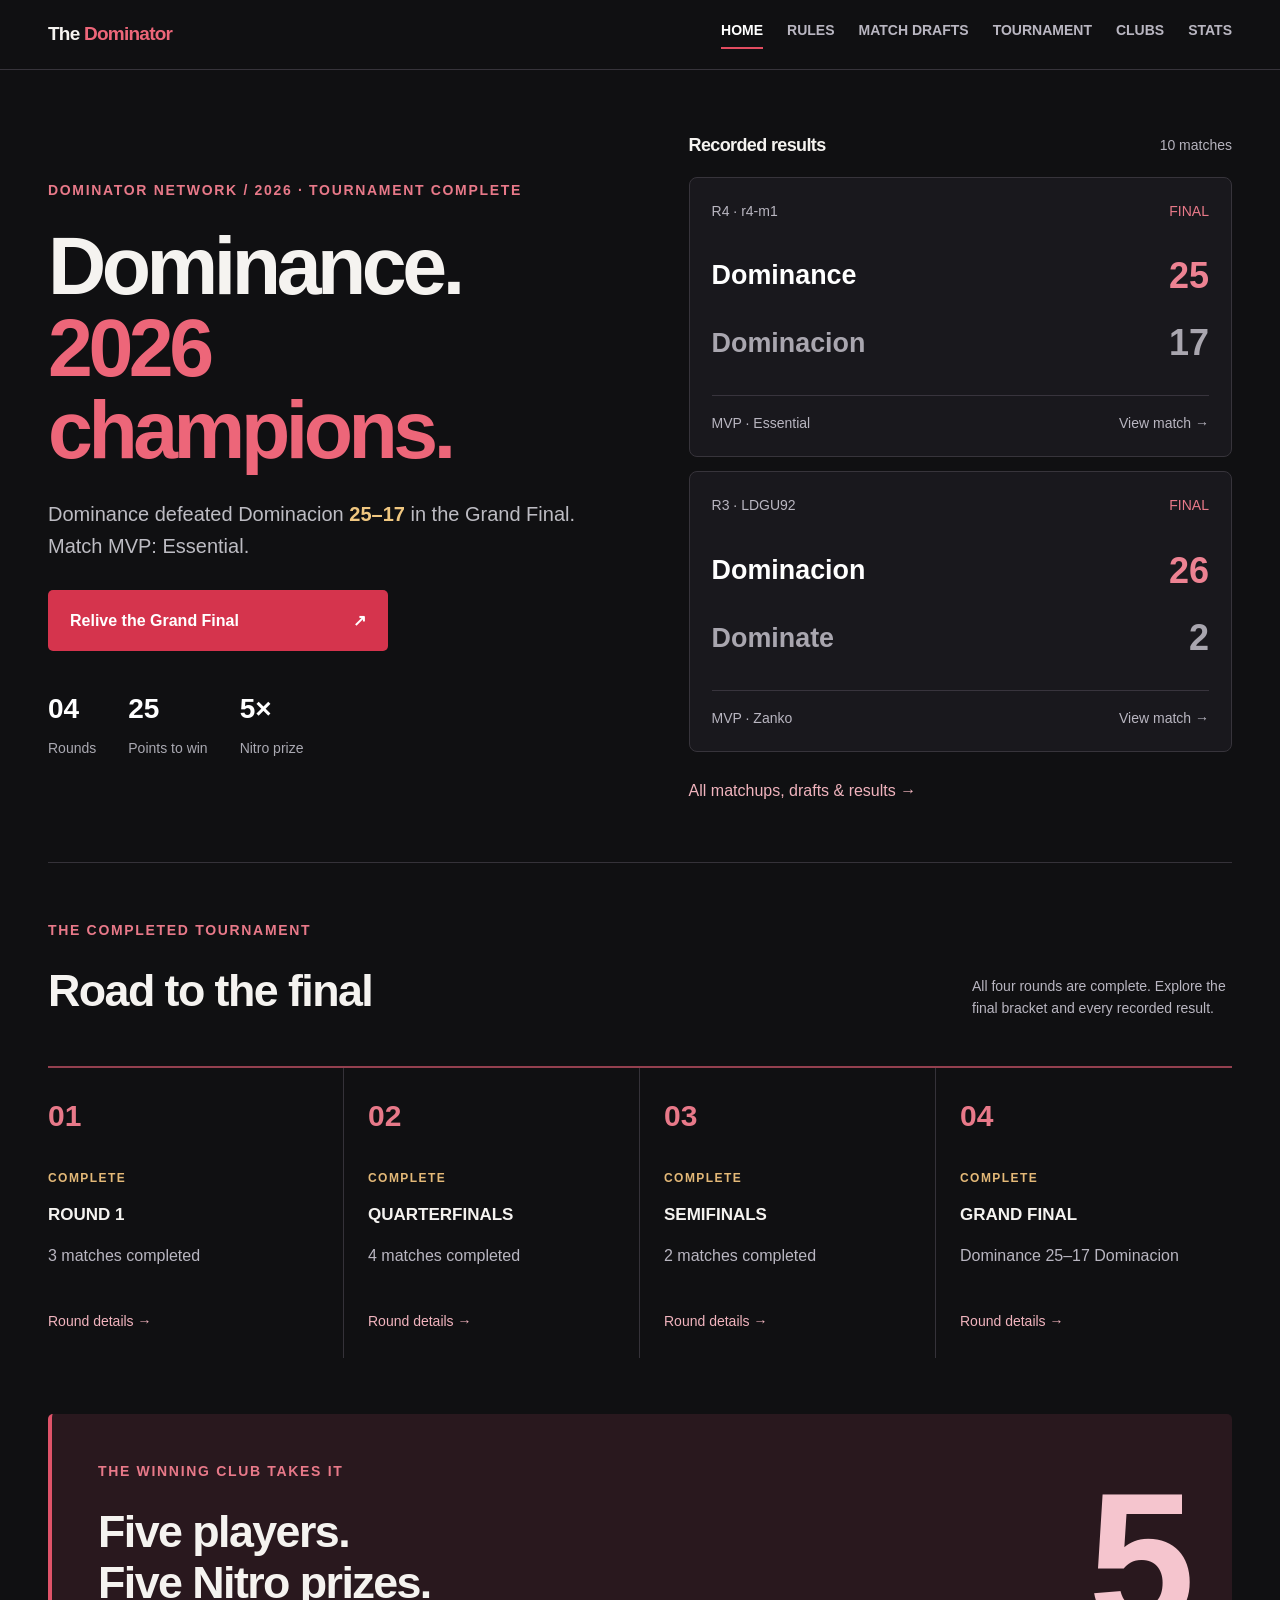
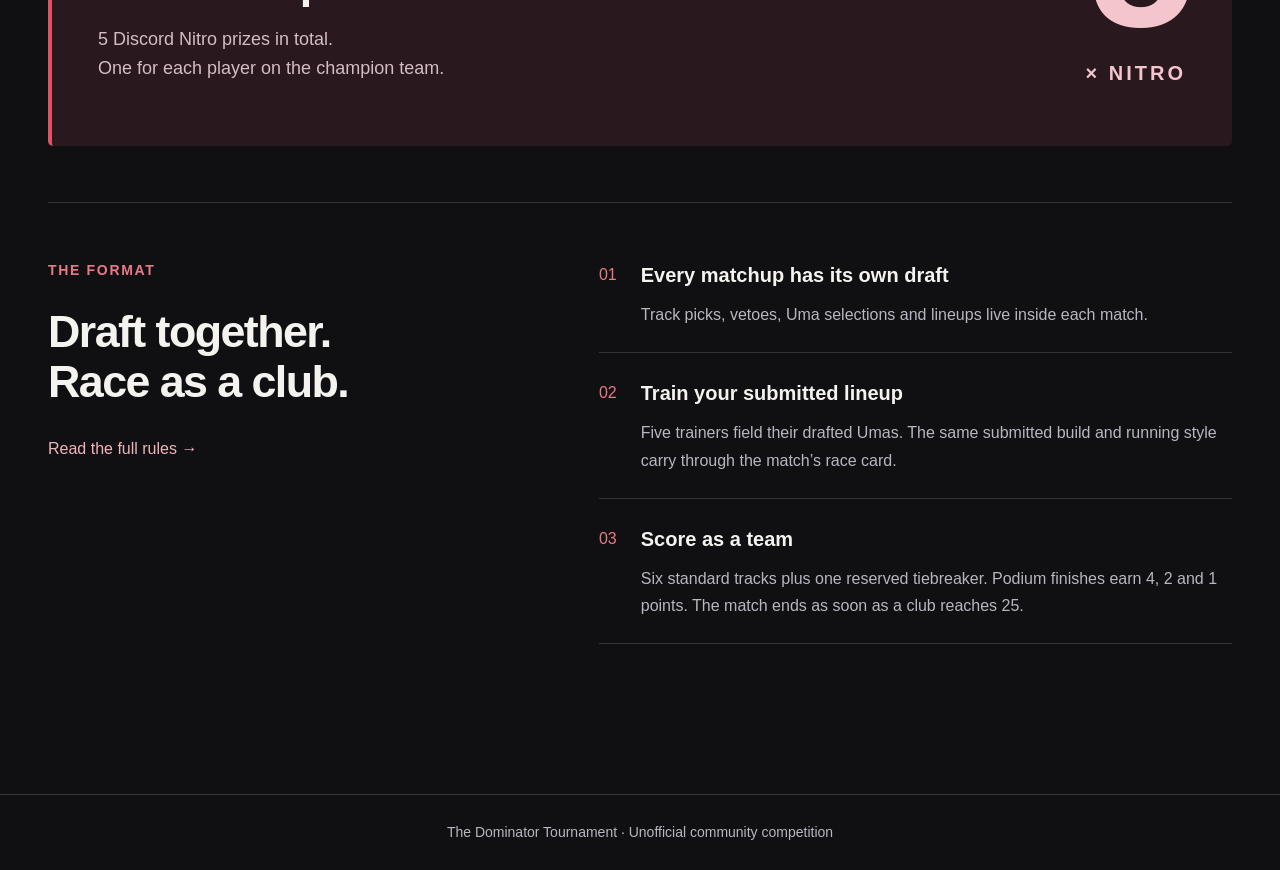
<file: index.html>
<!doctype html>
<html lang="en"><head><meta charset="utf-8"><meta name="viewport" content="width=device-width,initial-scale=1"><meta name="color-scheme" content="dark"><meta name="description" content="Dominance are the 2026 Dominator Tournament champions, defeating Dominacion 25–17 in the Grand Final. Explore the completed bracket, draft and all six final races."><title>Dominance Champions · The Dominator 2026</title><link rel="stylesheet" href="assets/tournament.css?v=7"><link rel="stylesheet" href="assets/home.css?v=2"><link rel="stylesheet" href="assets/ui.css?v=1"></head>
<body class="dt-body dn-home" data-page="home"><header class="dt-header"></header><main class="dt-main" id="dt-root"><p>Loading tournament…</p></main><footer class="dt-footer"></footer><noscript>Enable JavaScript to see current results. <a href="rules.html">Read the tournament rules</a>.</noscript><script src="assets/competition.js?v=1" defer></script><script src="assets/tournament.js?v=12" defer></script></body></html>
</file>
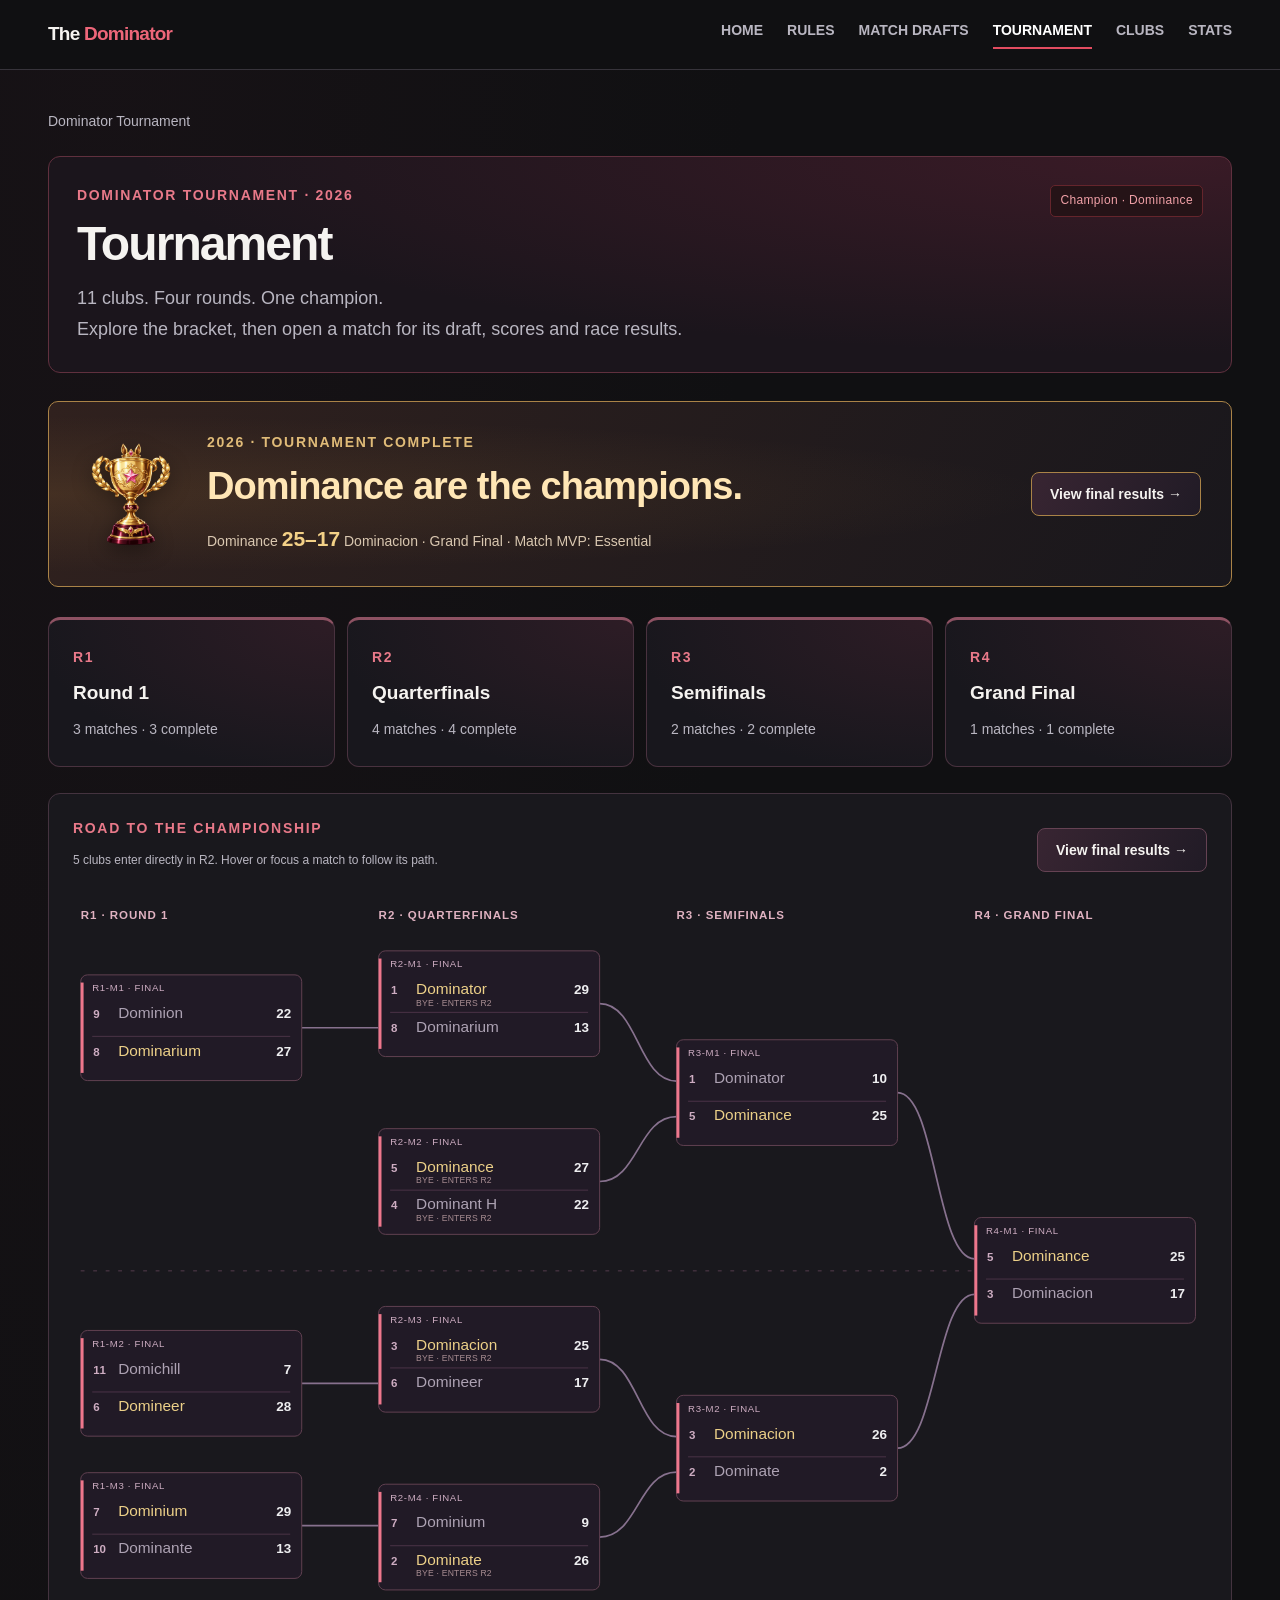
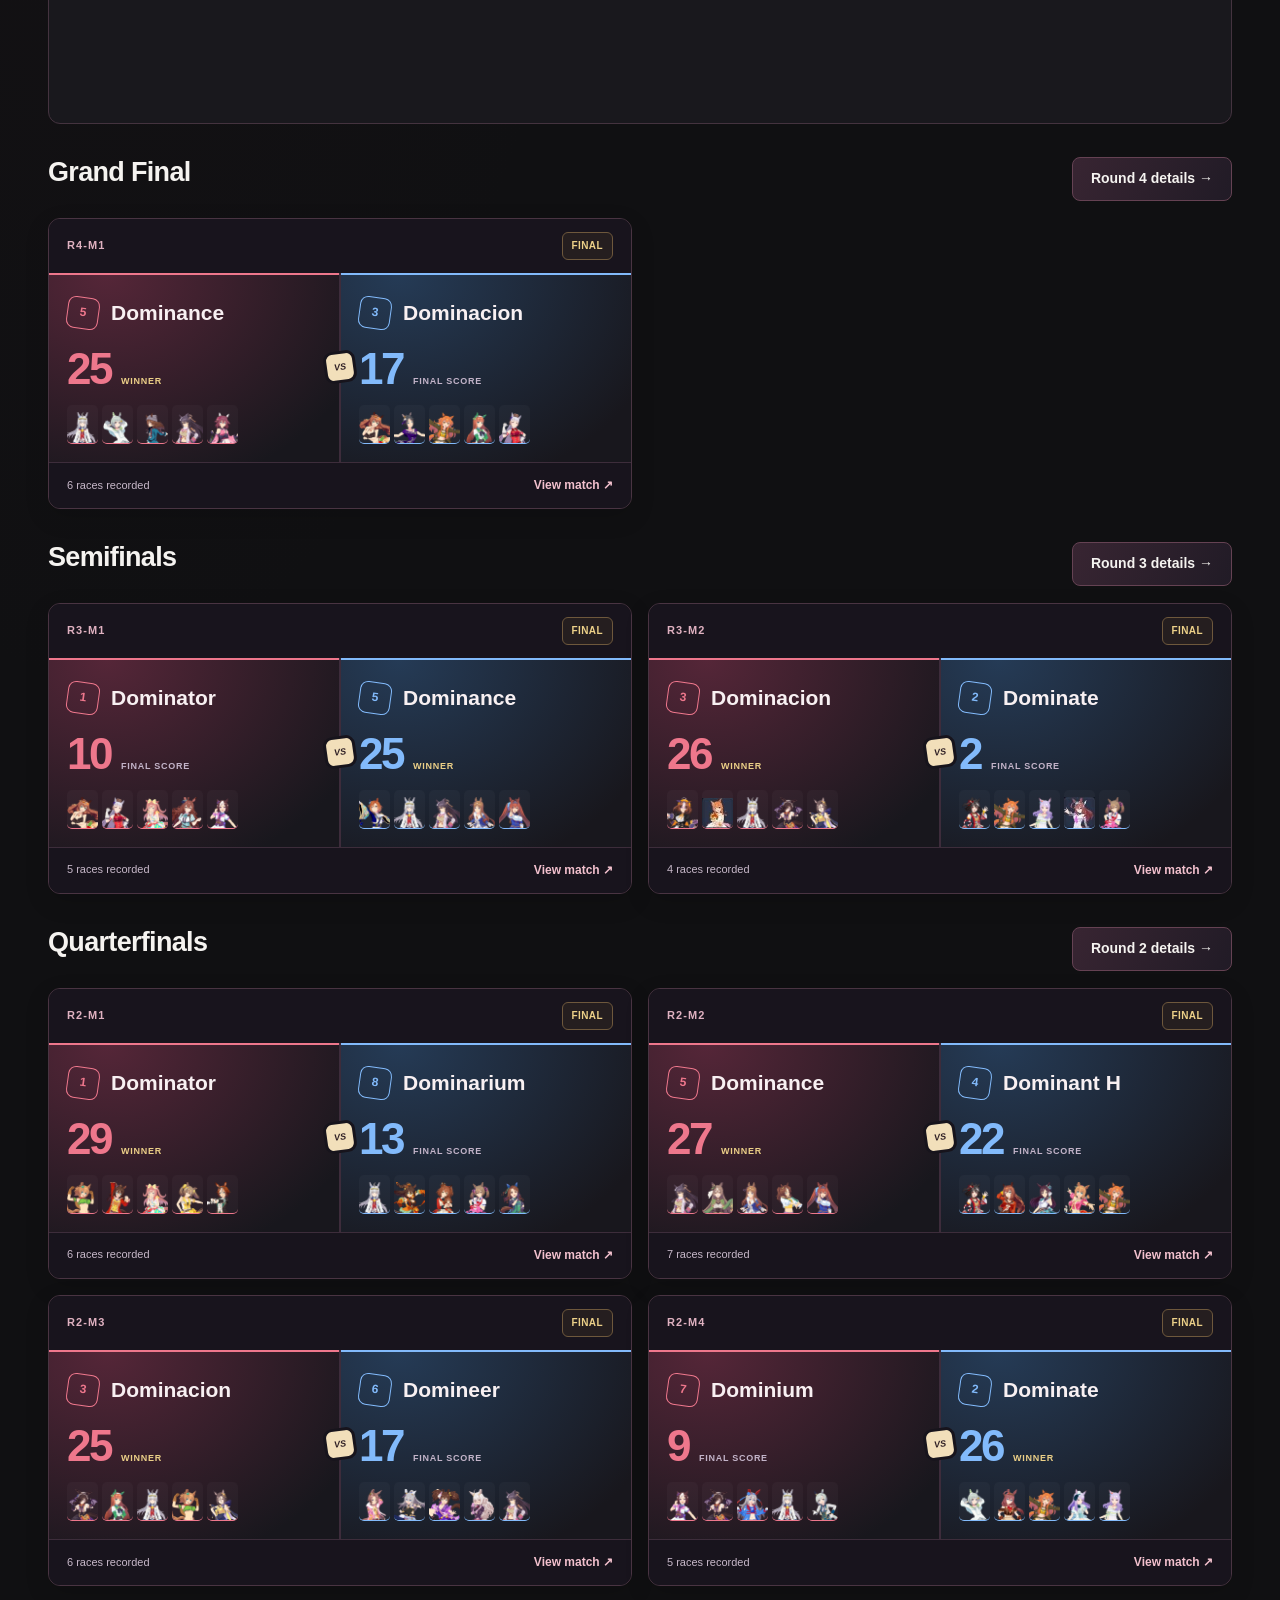
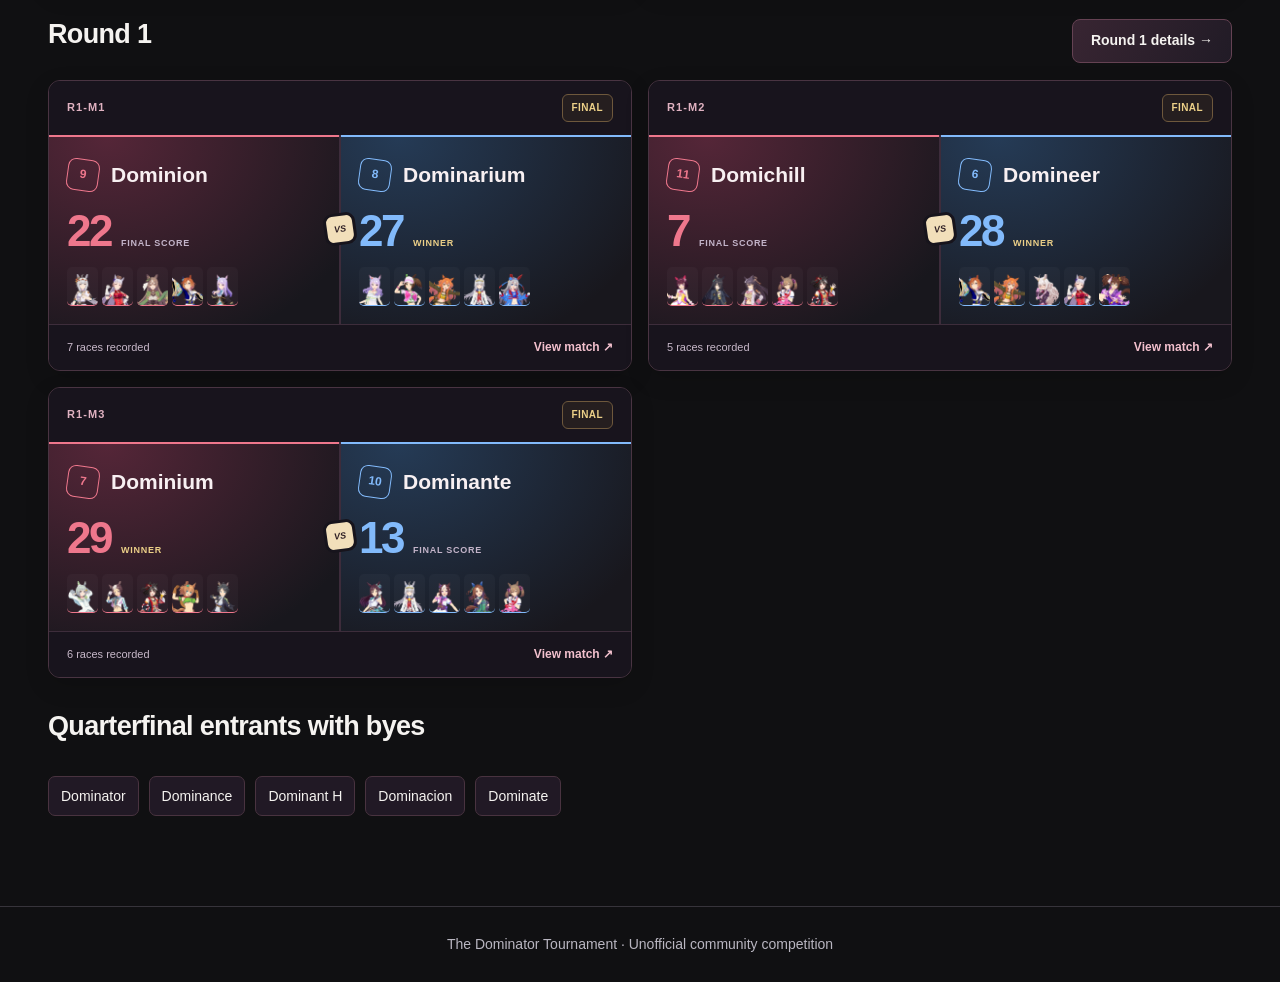
<file: archive.html>
<!doctype html>
<html lang="en"><head><meta charset="utf-8"><meta name="viewport" content="width=device-width,initial-scale=1"><meta name="color-scheme" content="dark"><title>Race Archive · The Dominator</title><link rel="stylesheet" href="assets/tournament.css?v=7"><link rel="stylesheet" href="assets/ui.css?v=1"><link rel="stylesheet" href="assets/replay.css?v=4"><link rel="stylesheet" href="assets/competition.css?v=1"></head>
<body class="dt-body" data-page="archive"><header class="dt-header"></header><main class="dt-main" id="dt-root"><p class="dt-muted">Loading tournament…</p></main><aside class="dt-main"><p><a class="dt-button" href="companion.html">Companion approved results →</a></p></aside><footer class="dt-footer"></footer><noscript>JavaScript is required for the tournament archive.</noscript><script src="assets/runner-analysis.js?v=4" defer></script><script src="assets/replay.js?v=7" defer></script><script src="assets/competition.js?v=1" defer></script><script src="assets/tournament.js?v=12" defer></script></body></html>
</file>
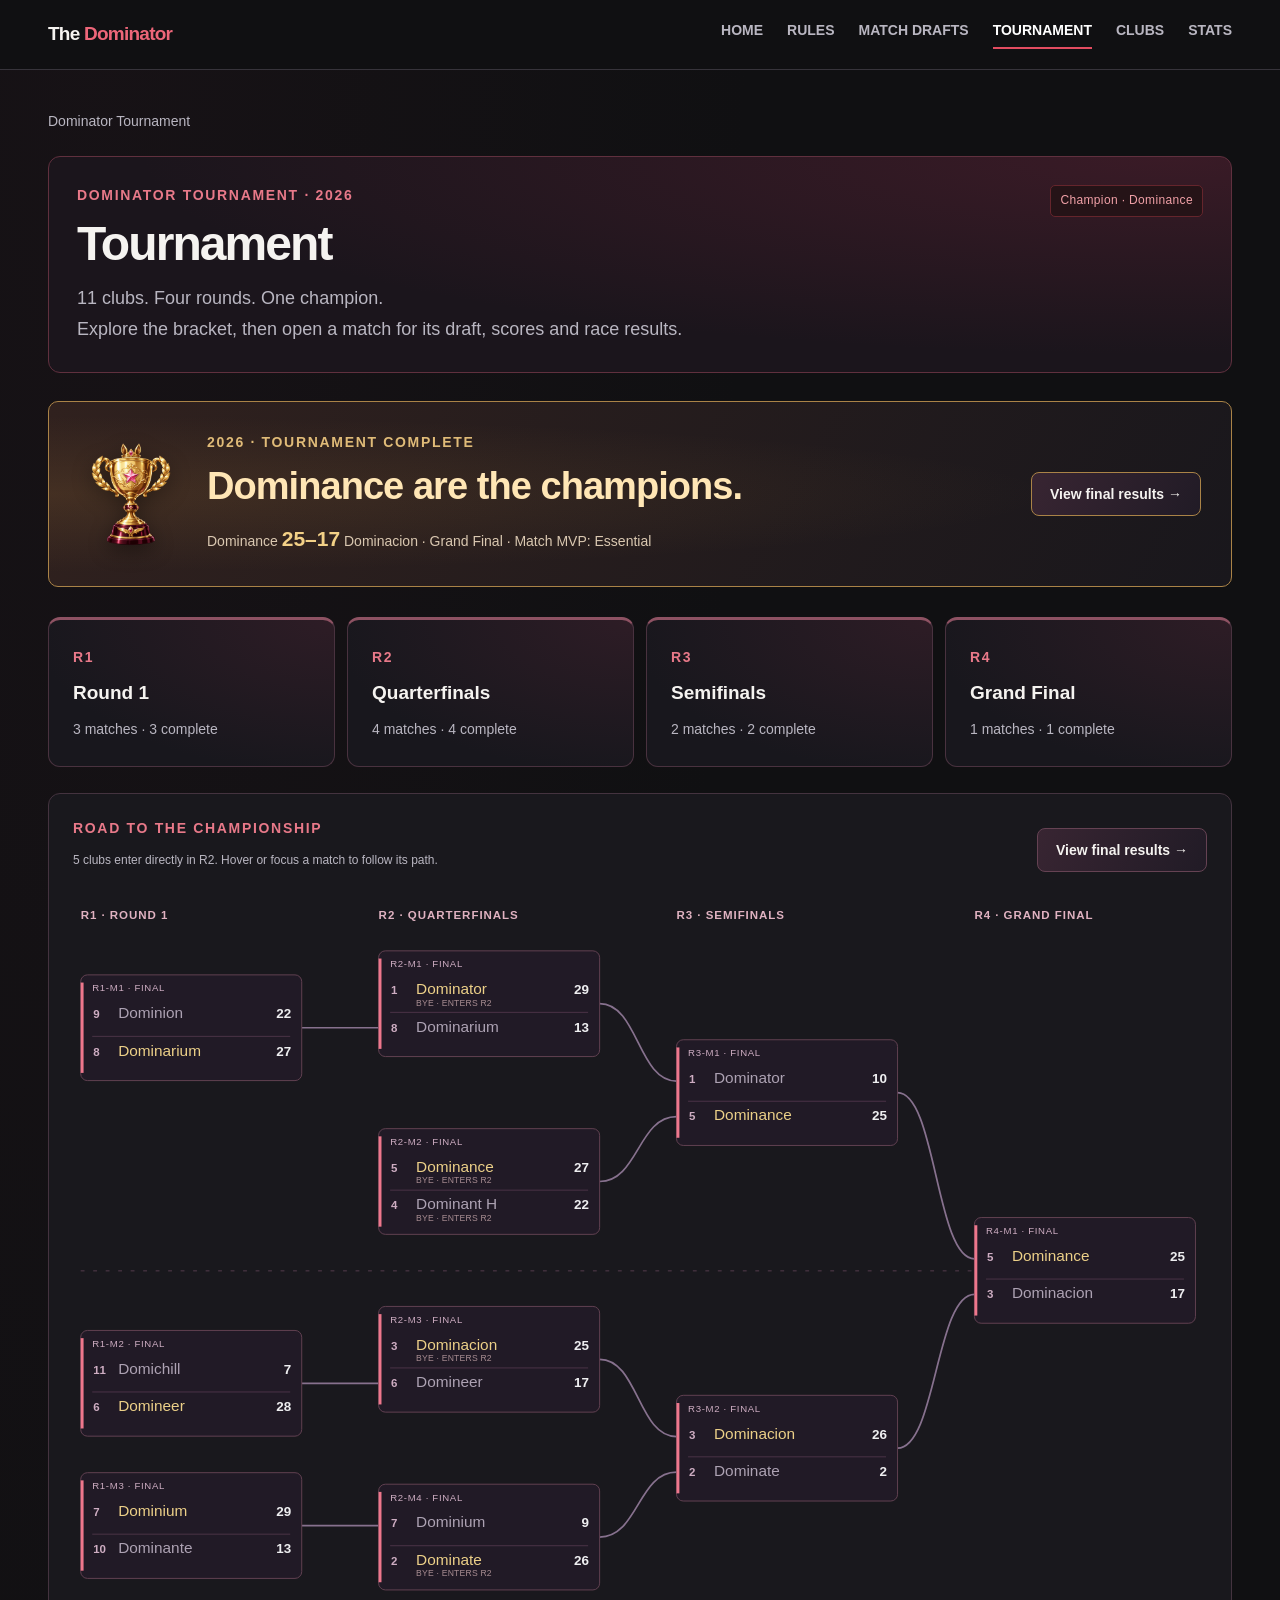
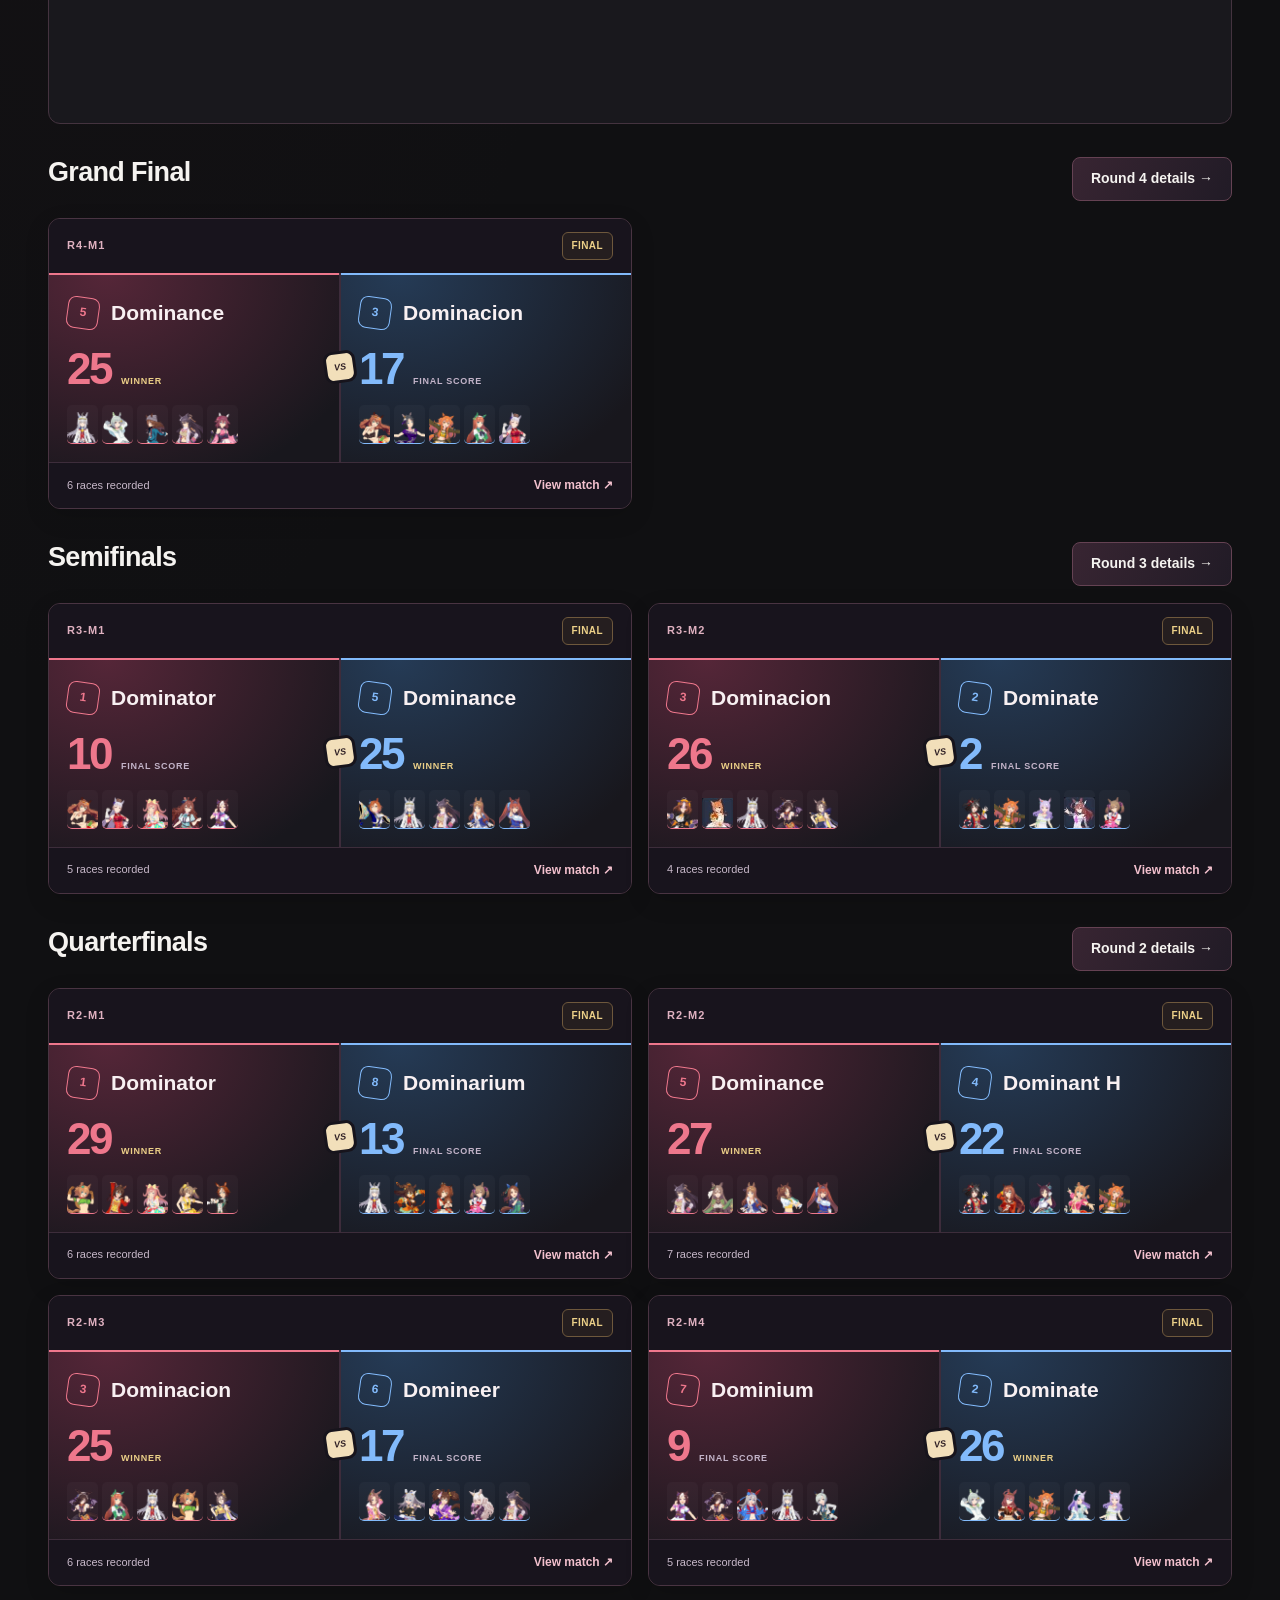
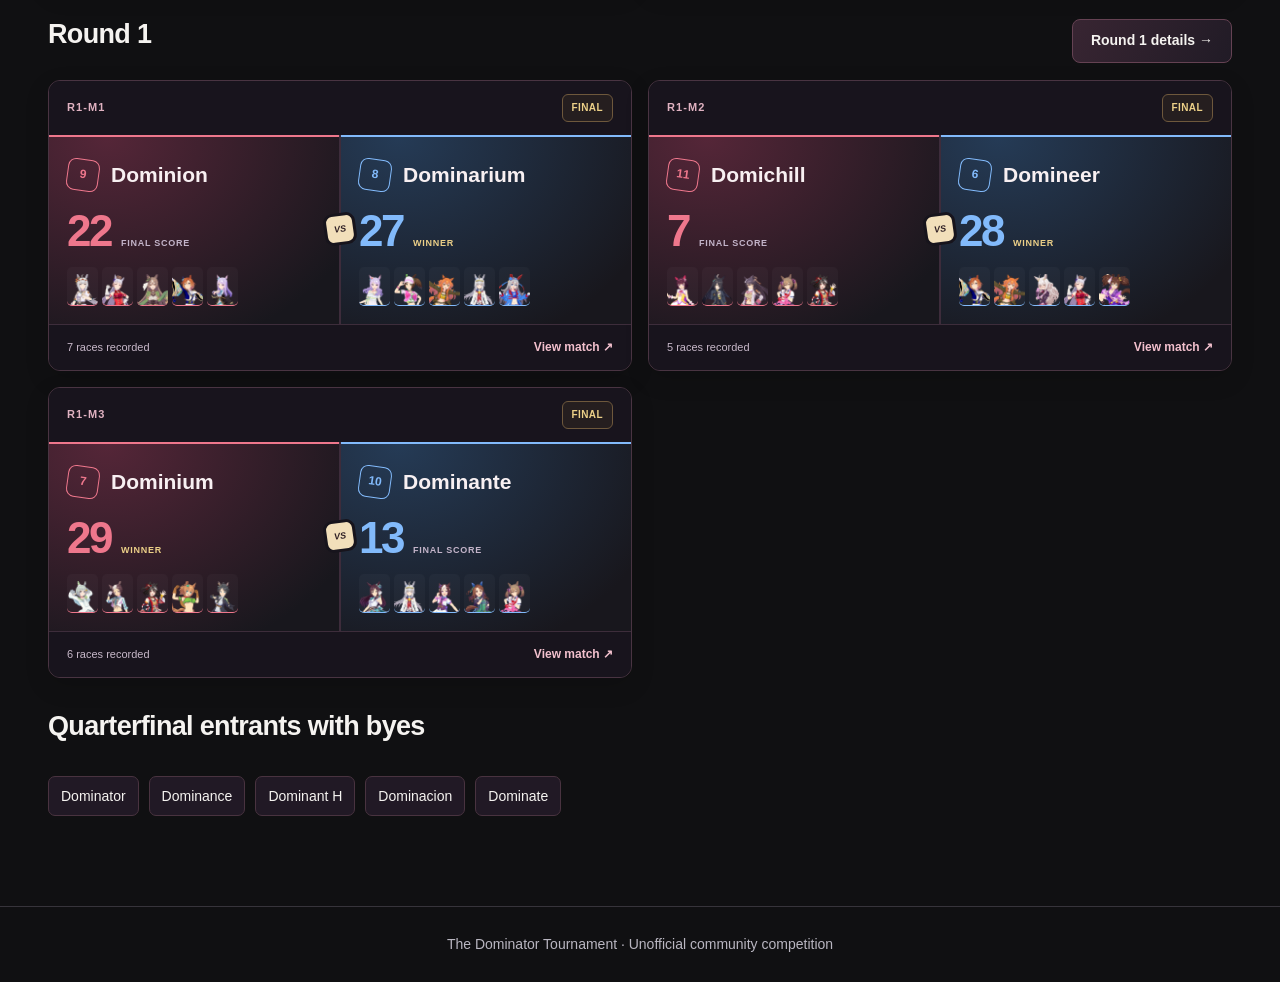
<file: bracket.html>
<!doctype html>
<html lang="en"><head><meta charset="utf-8"><meta name="viewport" content="width=device-width,initial-scale=1"><meta name="color-scheme" content="dark"><title>Tournament · The Dominator</title><link rel="stylesheet" href="assets/tournament.css?v=7"><link rel="stylesheet" href="assets/ui.css?v=1"><link rel="stylesheet" href="assets/competition.css?v=1"></head>
<body class="dt-body" data-page="overview"><header class="dt-header"></header><main class="dt-main" id="dt-root"><p class="dt-muted">Loading tournament…</p></main><footer class="dt-footer"></footer><noscript>JavaScript is required for the tournament archive.</noscript><script src="assets/competition.js?v=1" defer></script><script src="assets/tournament.js?v=12" defer></script></body></html>
</file>
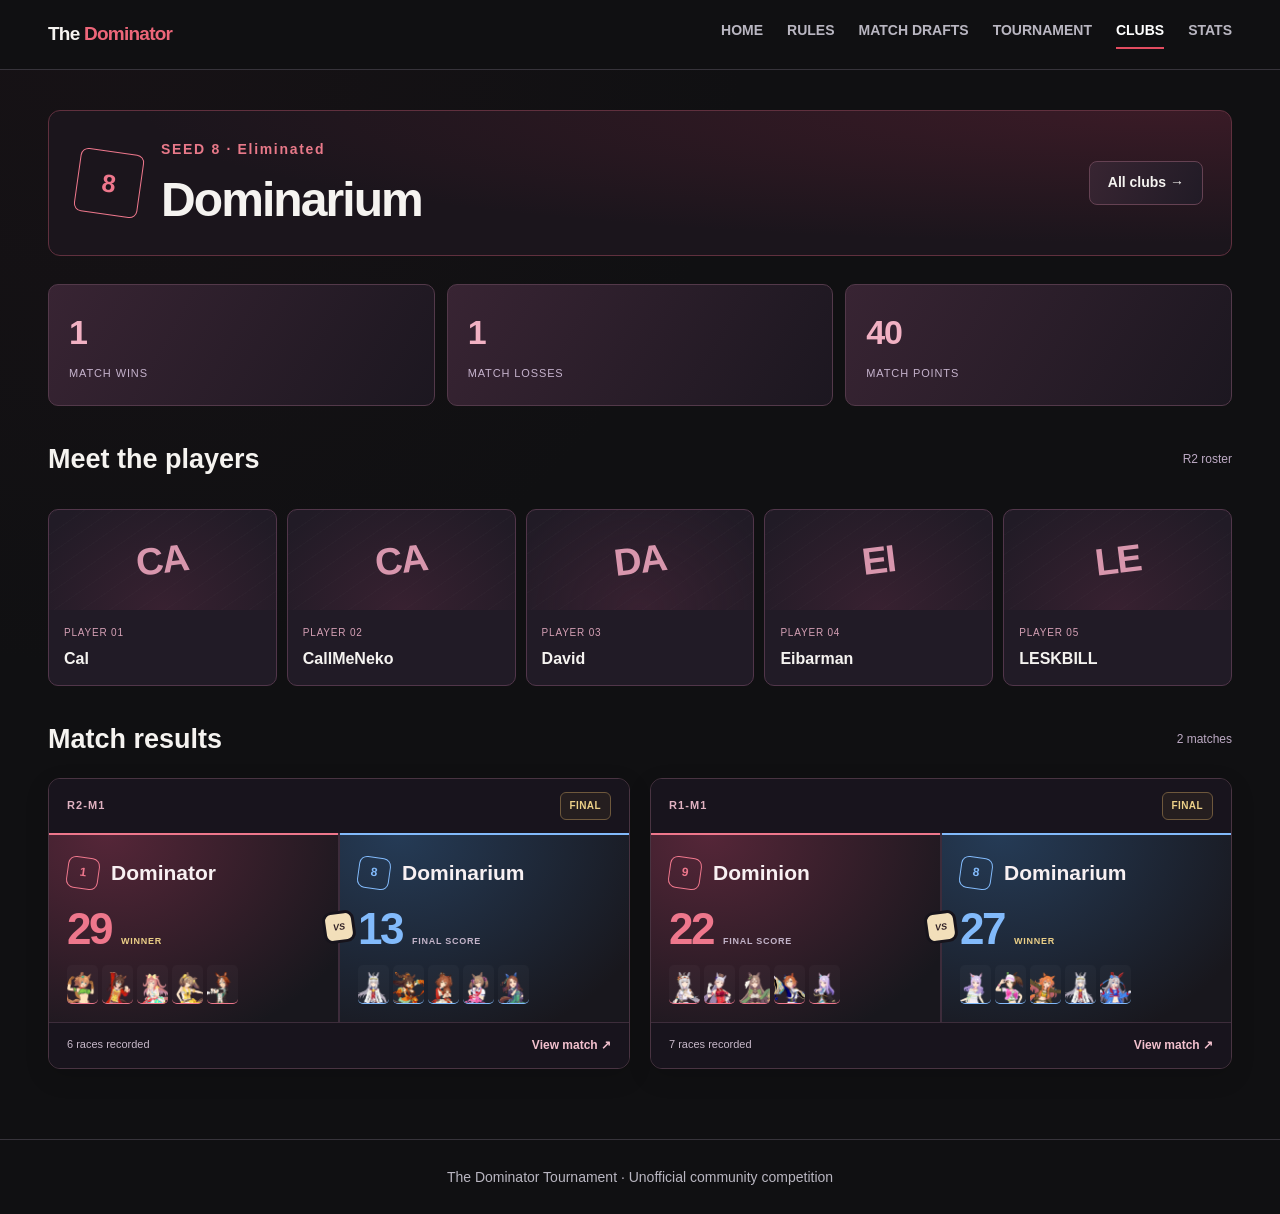
<file: club.html>
<!doctype html>
<html lang="en"><head><meta charset="utf-8"><meta name="viewport" content="width=device-width,initial-scale=1">
<meta name="color-scheme" content="dark"><title>Club · The Dominator Draft</title><link rel="stylesheet" href="assets/site.css?v=10"><link rel="stylesheet" href="assets/ui.css?v=1"><link rel="stylesheet" href="assets/competition.css?v=1"></head>
<body><script src="assets/site.js?v=5"></script><script>siteHeader("clubs");</script>
<main class="page"><div id="club-detail"></div></main>
<script src="assets/competition.js?v=1" defer></script><script src="assets/clubs.js?v=3" defer></script><script>siteFooter();</script></body></html>
</file>
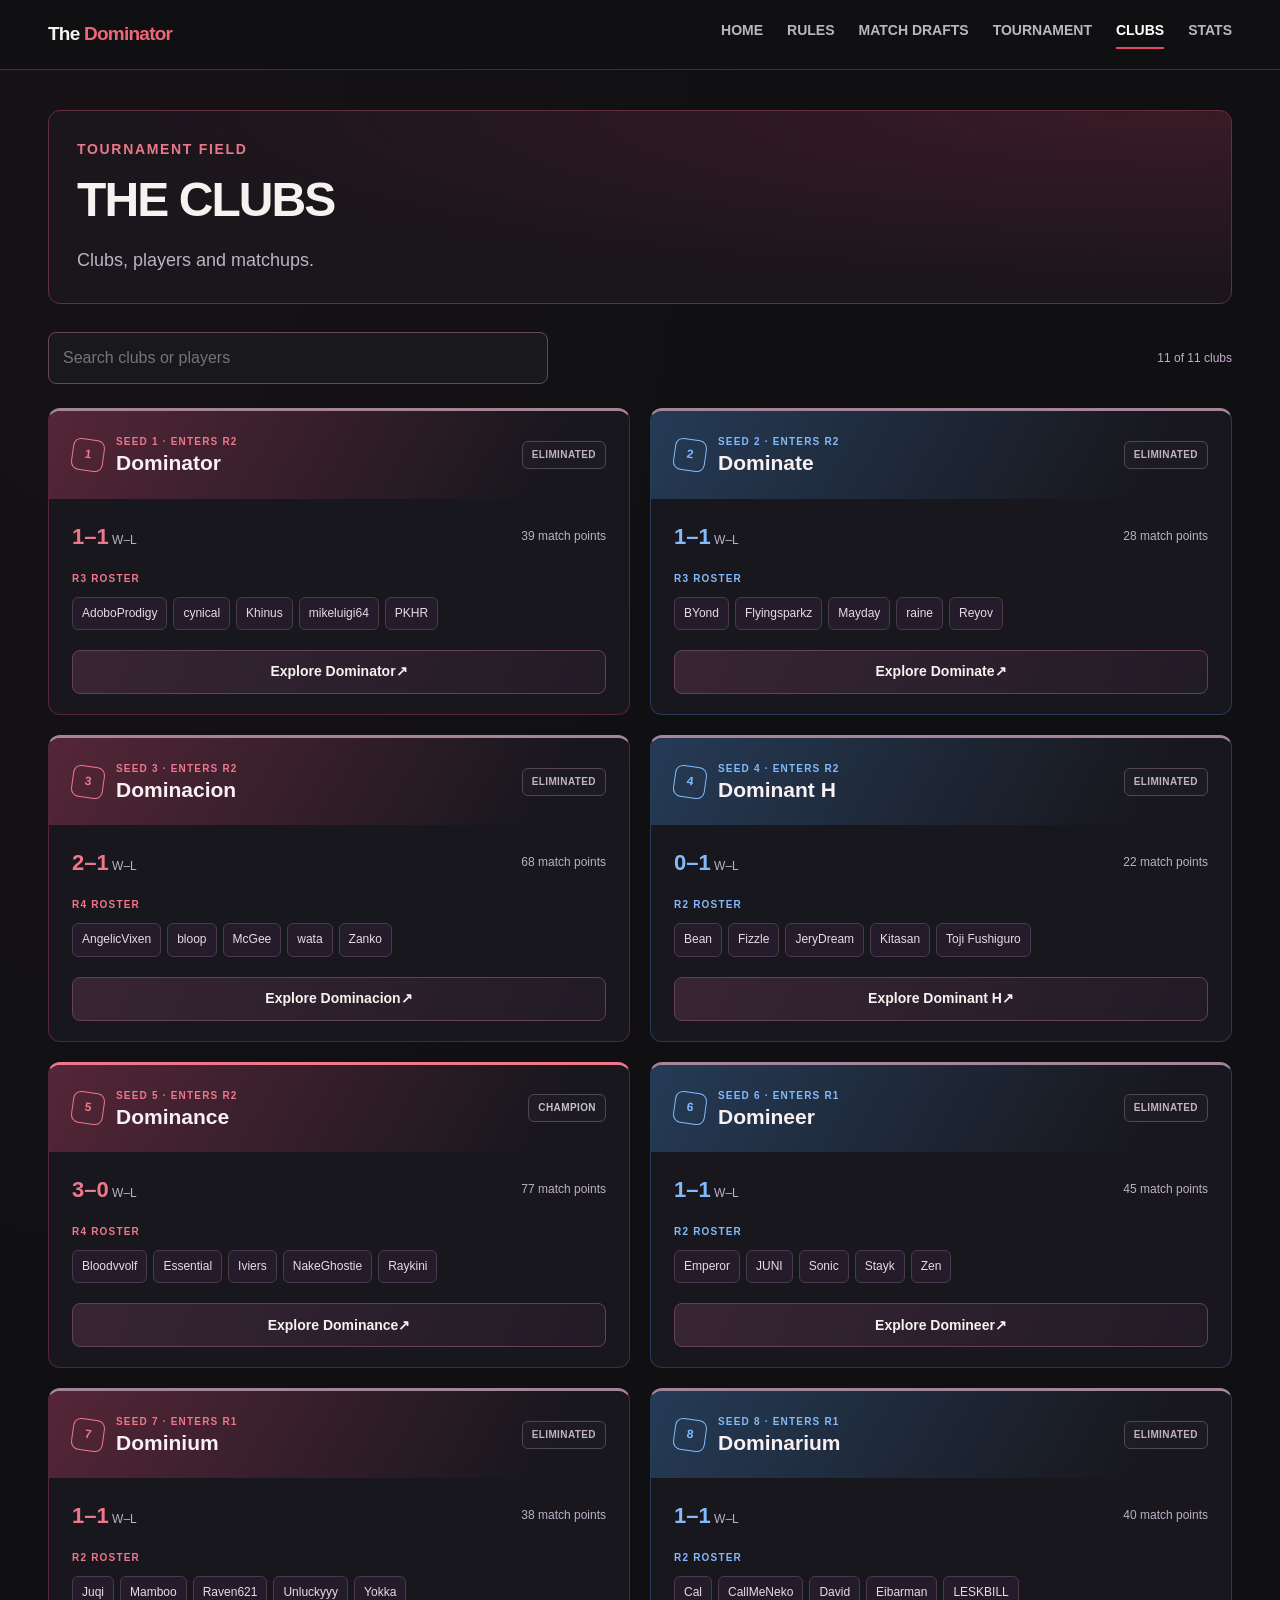
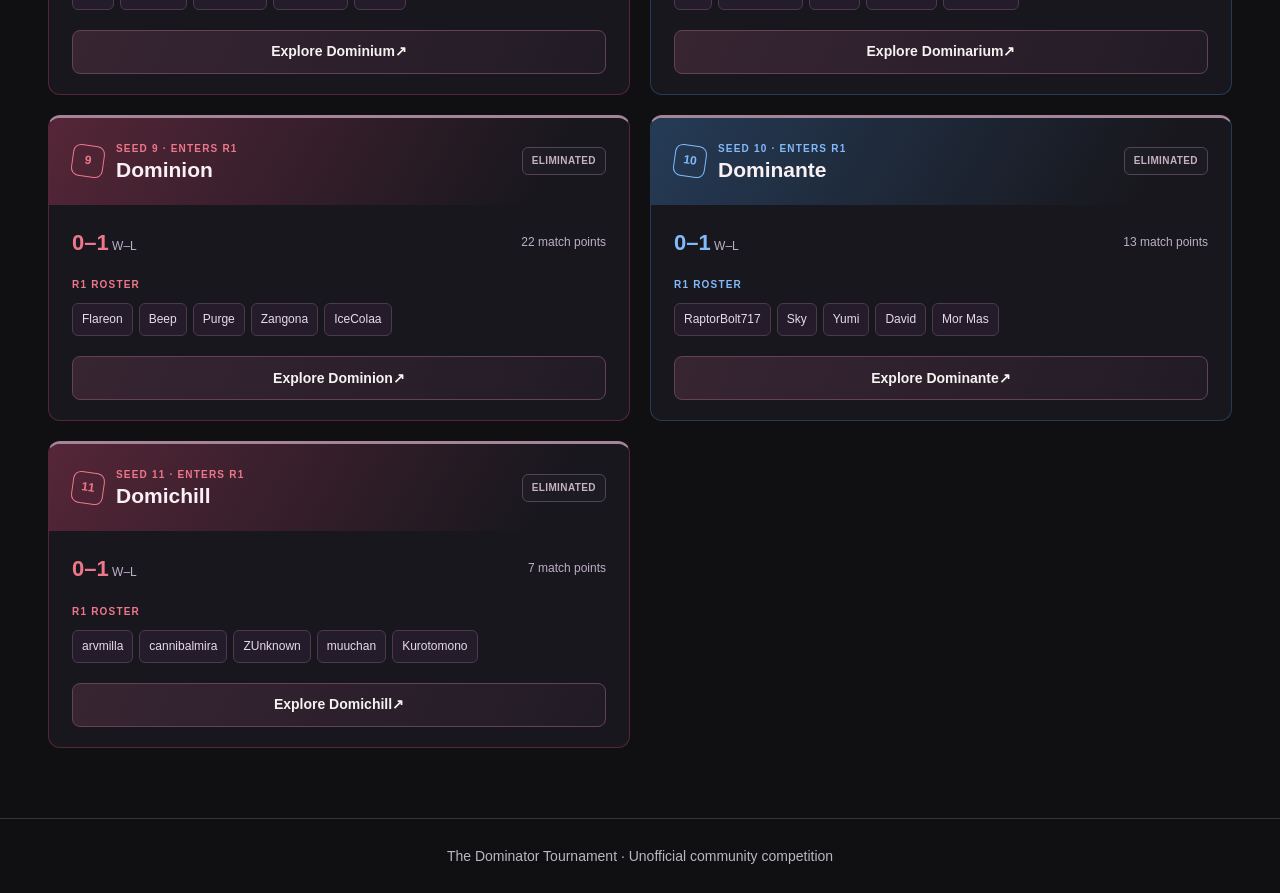
<file: clubs.html>
<!doctype html>
<html lang="en"><head><meta charset="utf-8"><meta name="viewport" content="width=device-width,initial-scale=1">
<meta name="color-scheme" content="dark"><title>Clubs · The Dominator Draft</title><link rel="stylesheet" href="assets/site.css?v=10"><link rel="stylesheet" href="assets/ui.css?v=1"><link rel="stylesheet" href="assets/competition.css?v=1"></head>
<body><script src="assets/site.js?v=5"></script><script>siteHeader("clubs");</script>

<main class="page"><div class="page-head"><div class="section-kicker mono">TOURNAMENT FIELD</div><h1>THE CLUBS</h1>
<p class="lead">Clubs, players and matchups.</p></div>
<div class="race-club-search"><input id="club-search" class="search-box" placeholder="Search clubs or players" aria-label="Search clubs or players" autocomplete="off"><span id="club-count" role="status"></span></div>
<div id="club-rows" class="race-club-grid"></div></main>

<script src="assets/competition.js?v=1" defer></script><script src="assets/clubs.js?v=3" defer></script><script>siteFooter();</script></body></html>
</file>
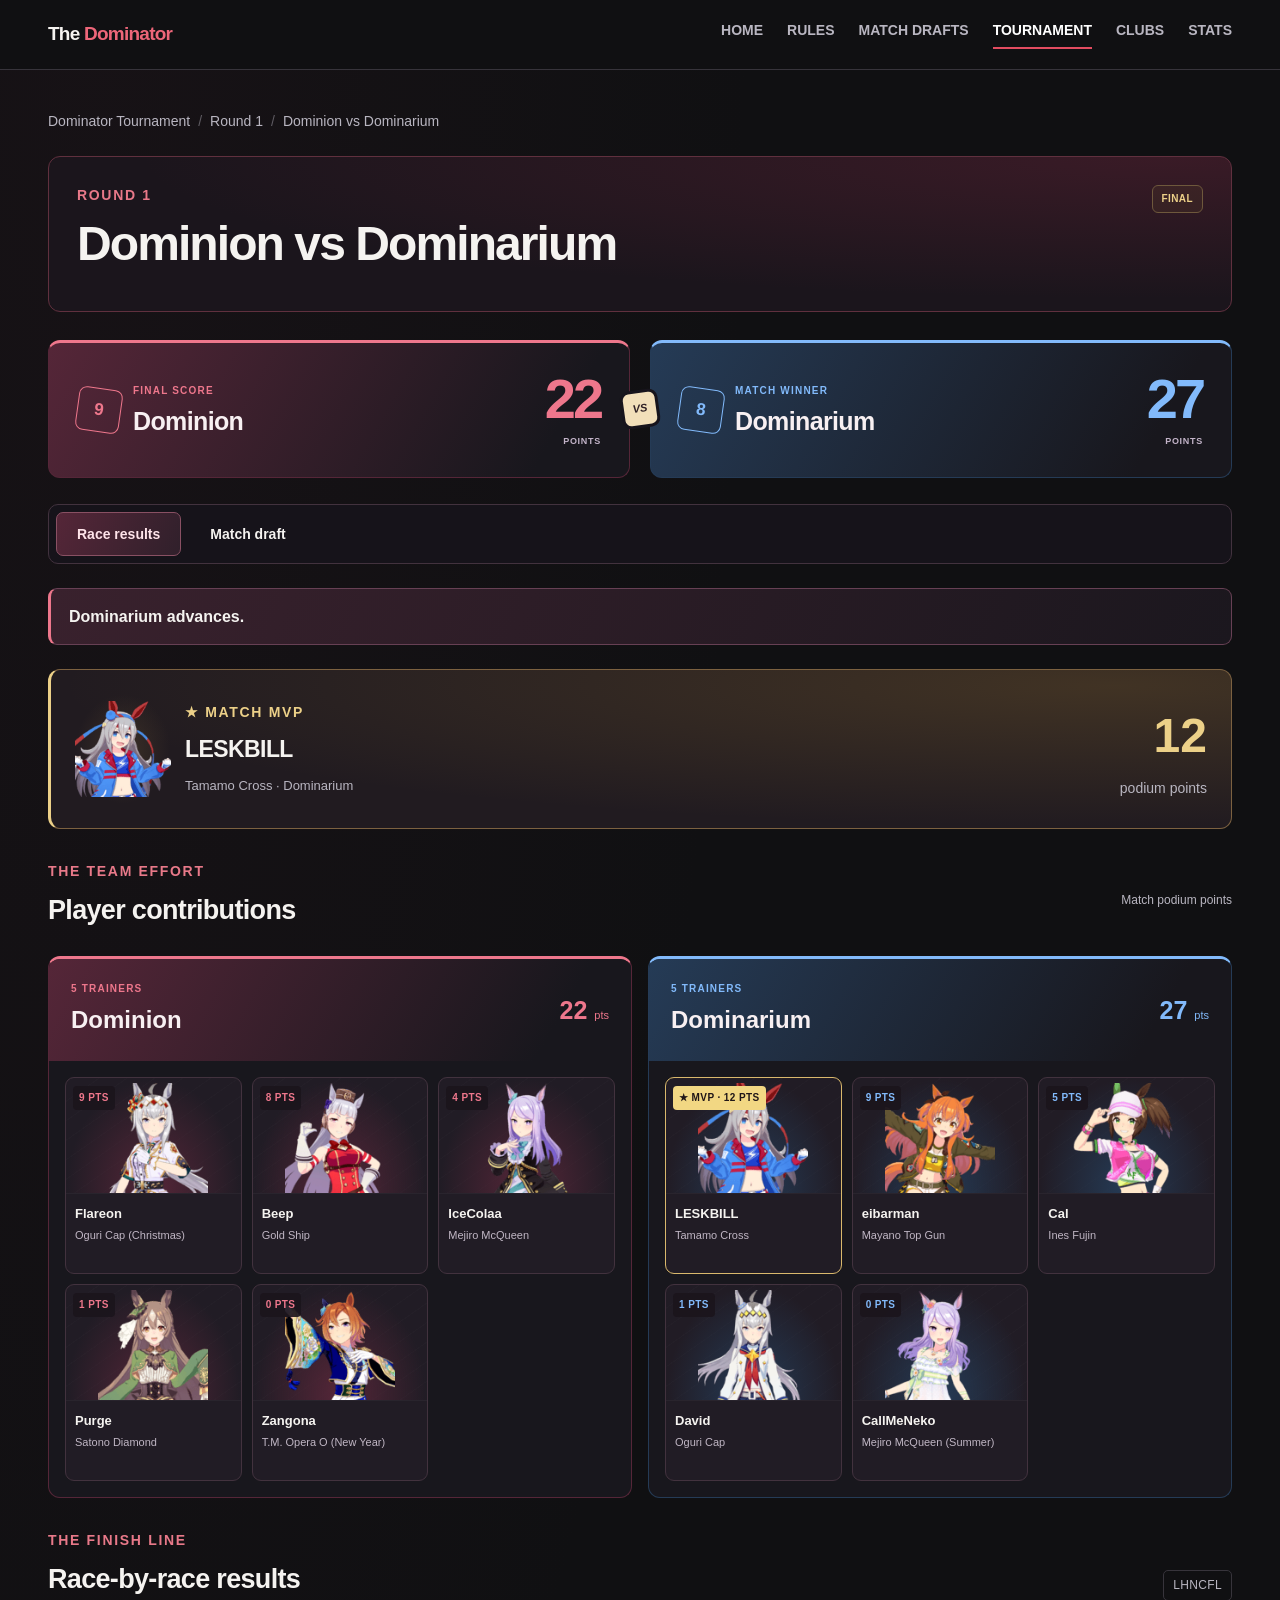
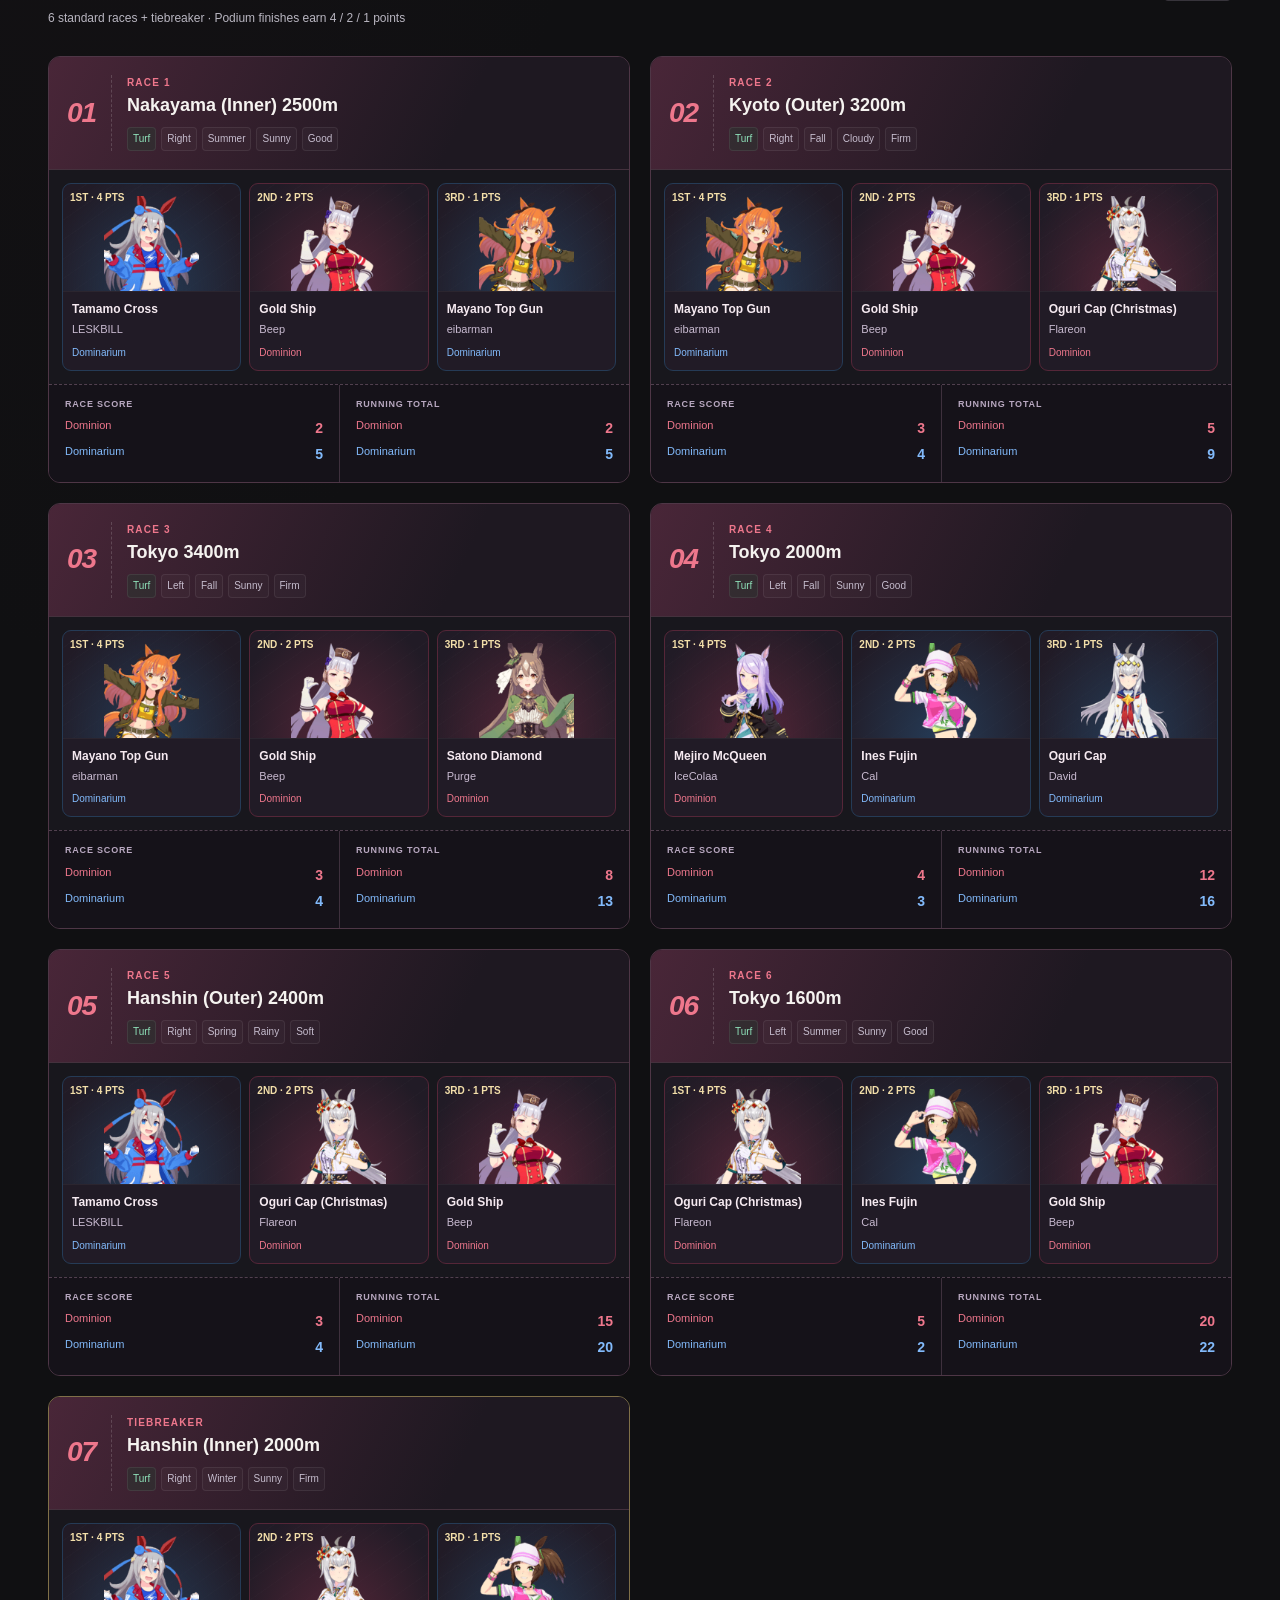
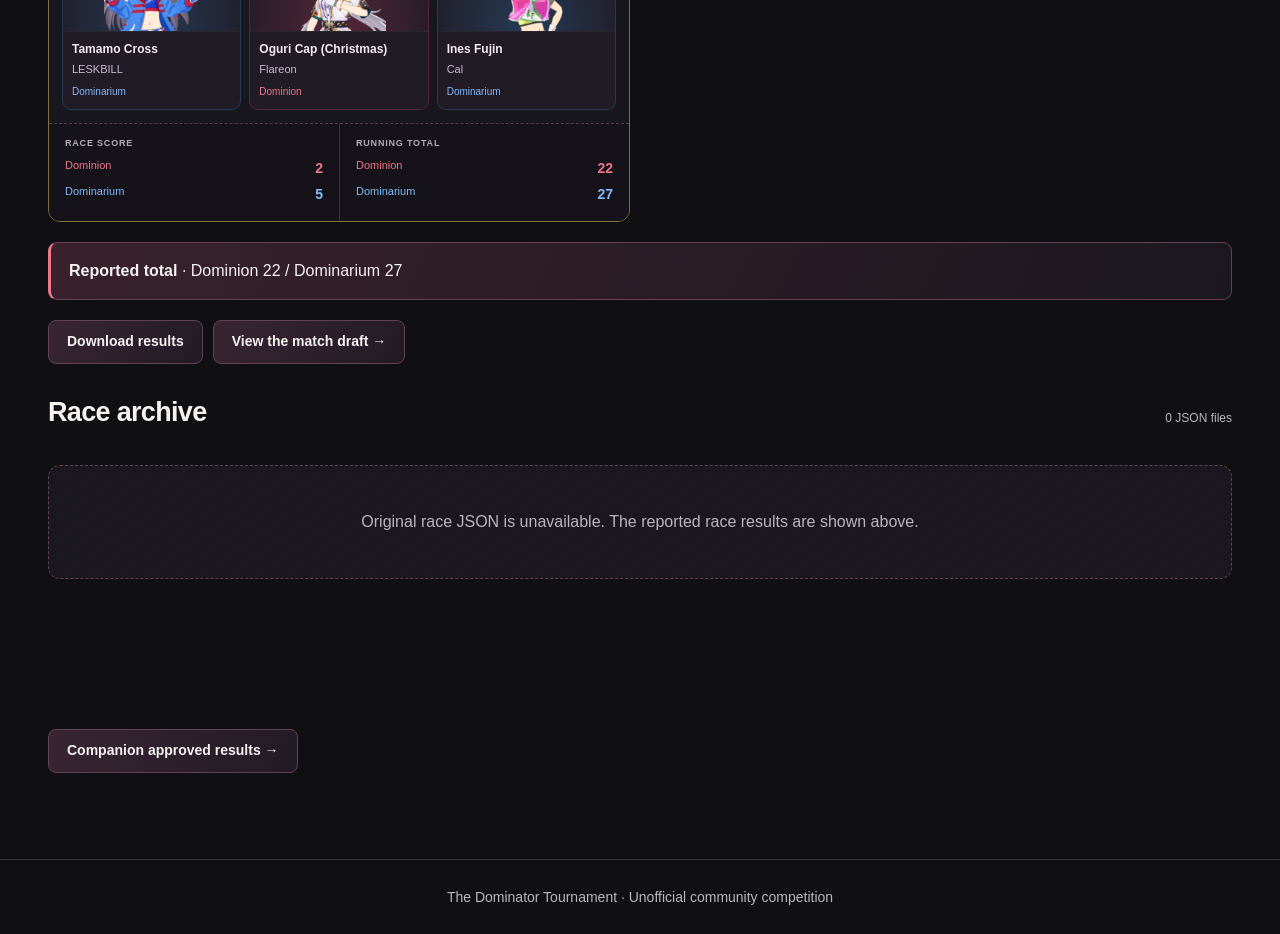
<file: lobby.html>
<!doctype html><meta charset="utf-8"><script>const p=new URLSearchParams(location.search);location.replace("match.html?round="+(p.get("round")||1)+"&match="+(p.get("lobby")||p.get("match")||1))</script>
</file>
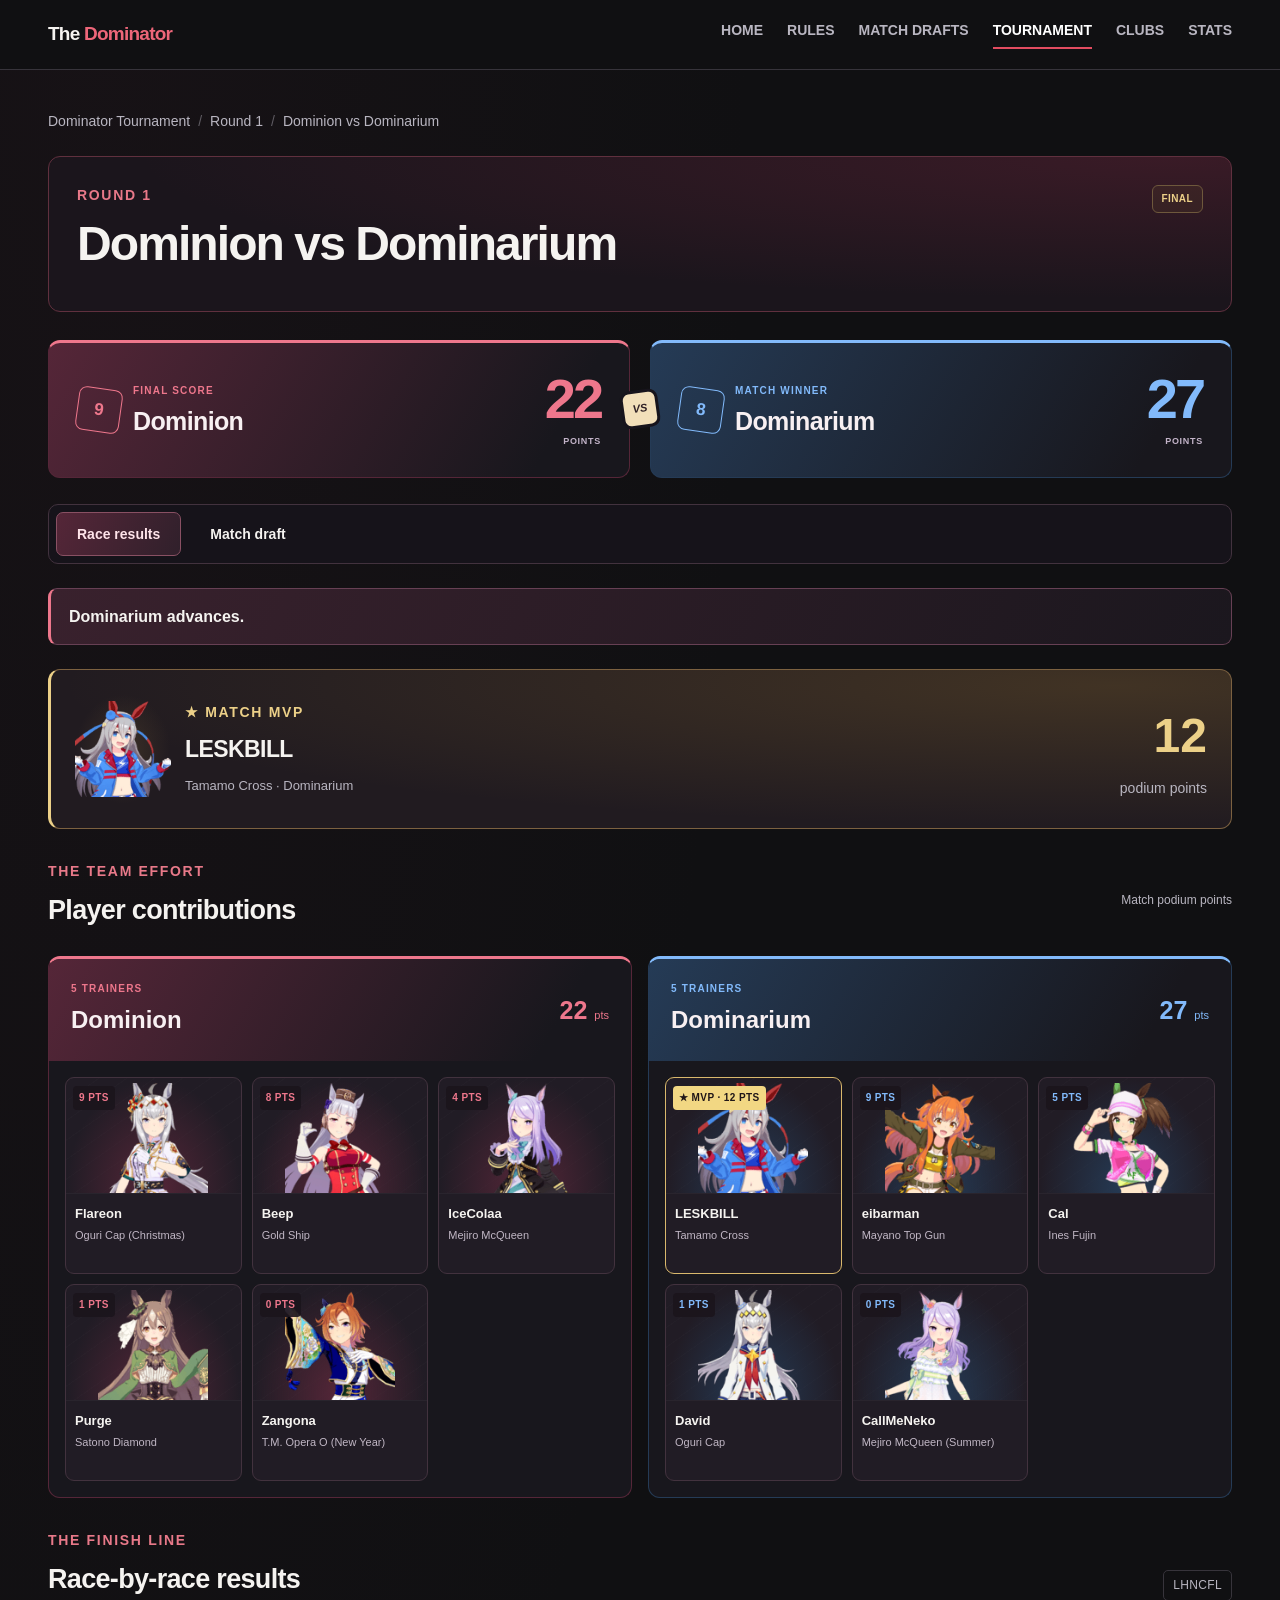
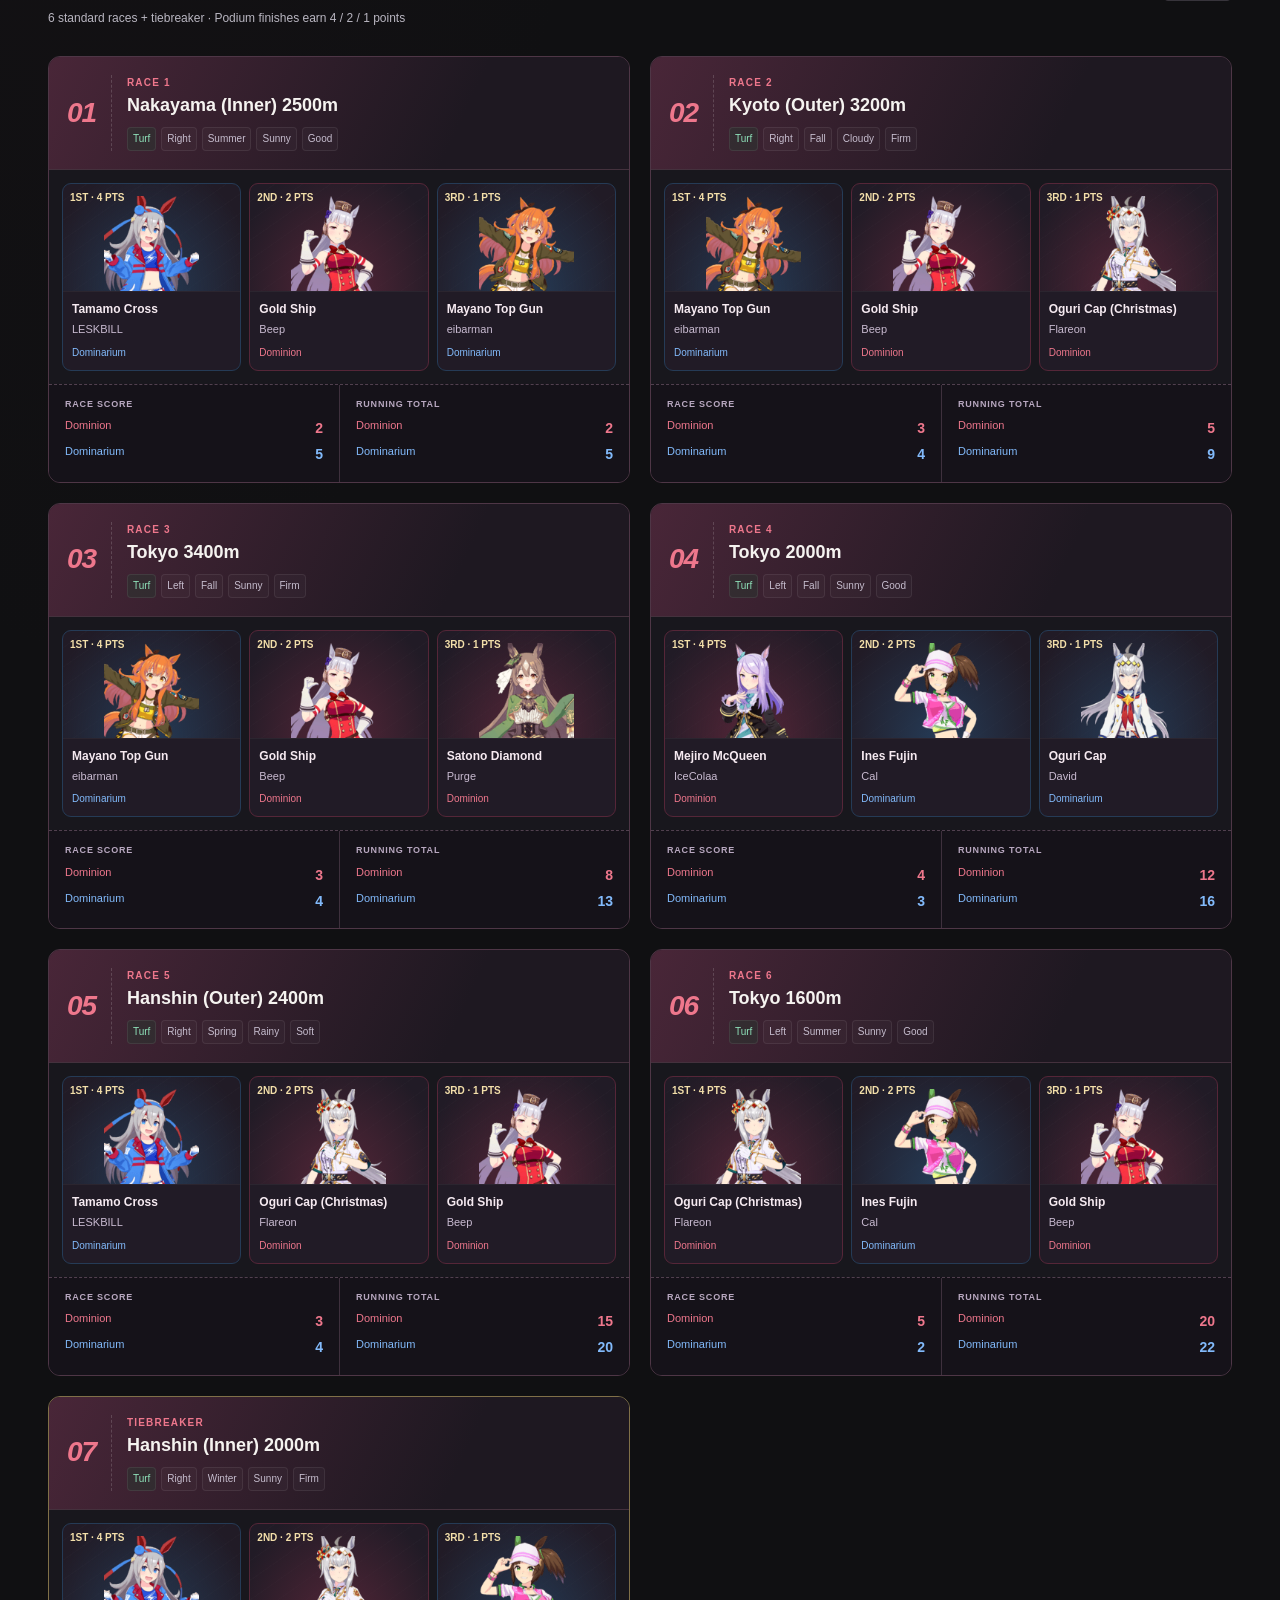
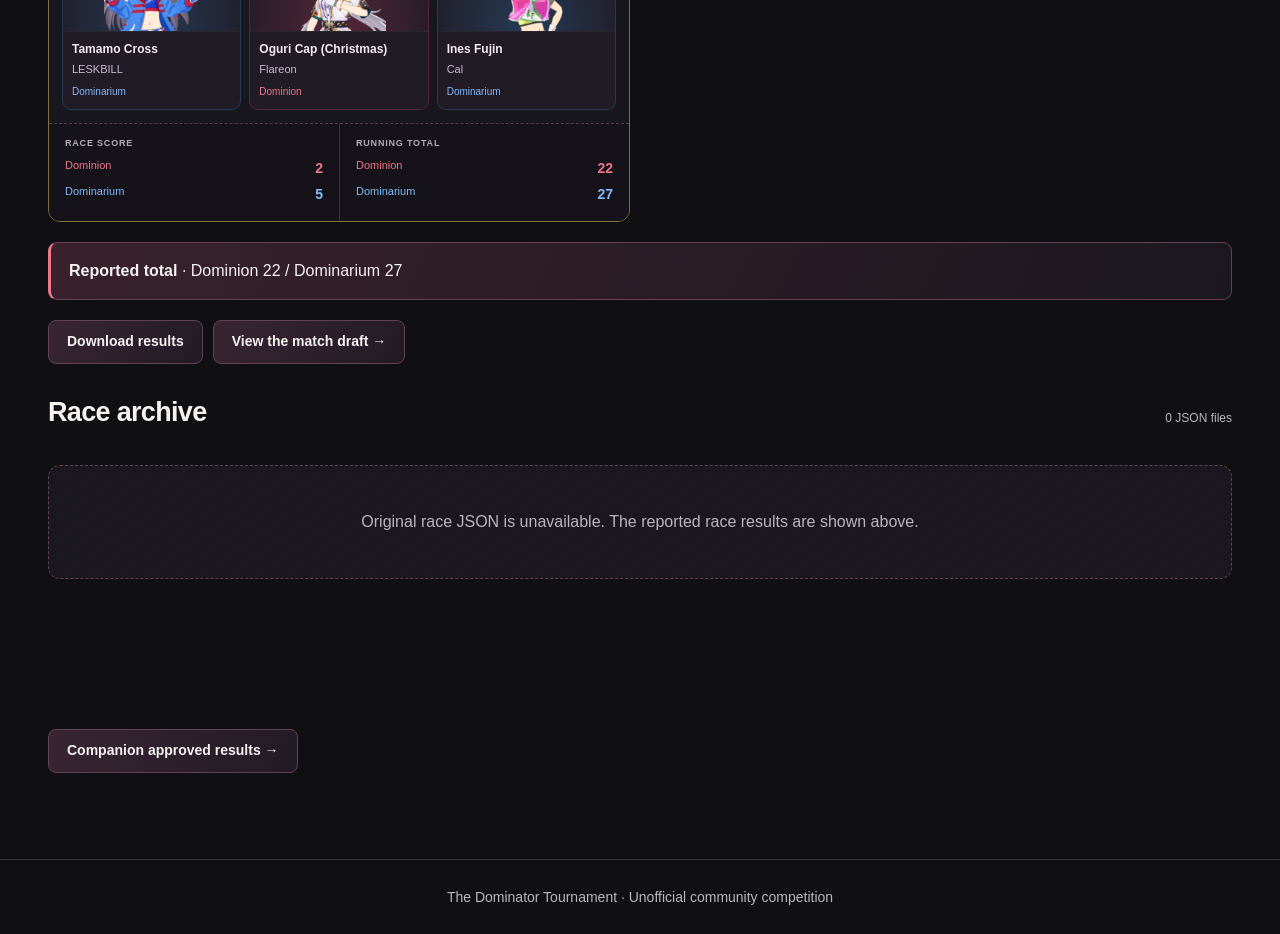
<file: match.html>
<!doctype html><html lang="en"><head><meta charset="utf-8"><meta name="viewport" content="width=device-width,initial-scale=1"><title>Match · The Dominator</title></head><body><p><a href="archive.html">Open the race archive</a></p><script>
const p=new URLSearchParams(location.search),r=p.get('round')||'1',round=r.toUpperCase().startsWith('R')?r.toUpperCase():'R'+r,m=p.get('match')||'1',match=m.includes('-m')?m:round.toLowerCase()+'-m'+m;
location.replace('archive.html?'+new URLSearchParams({round,match}));
</script></body></html>
</file>
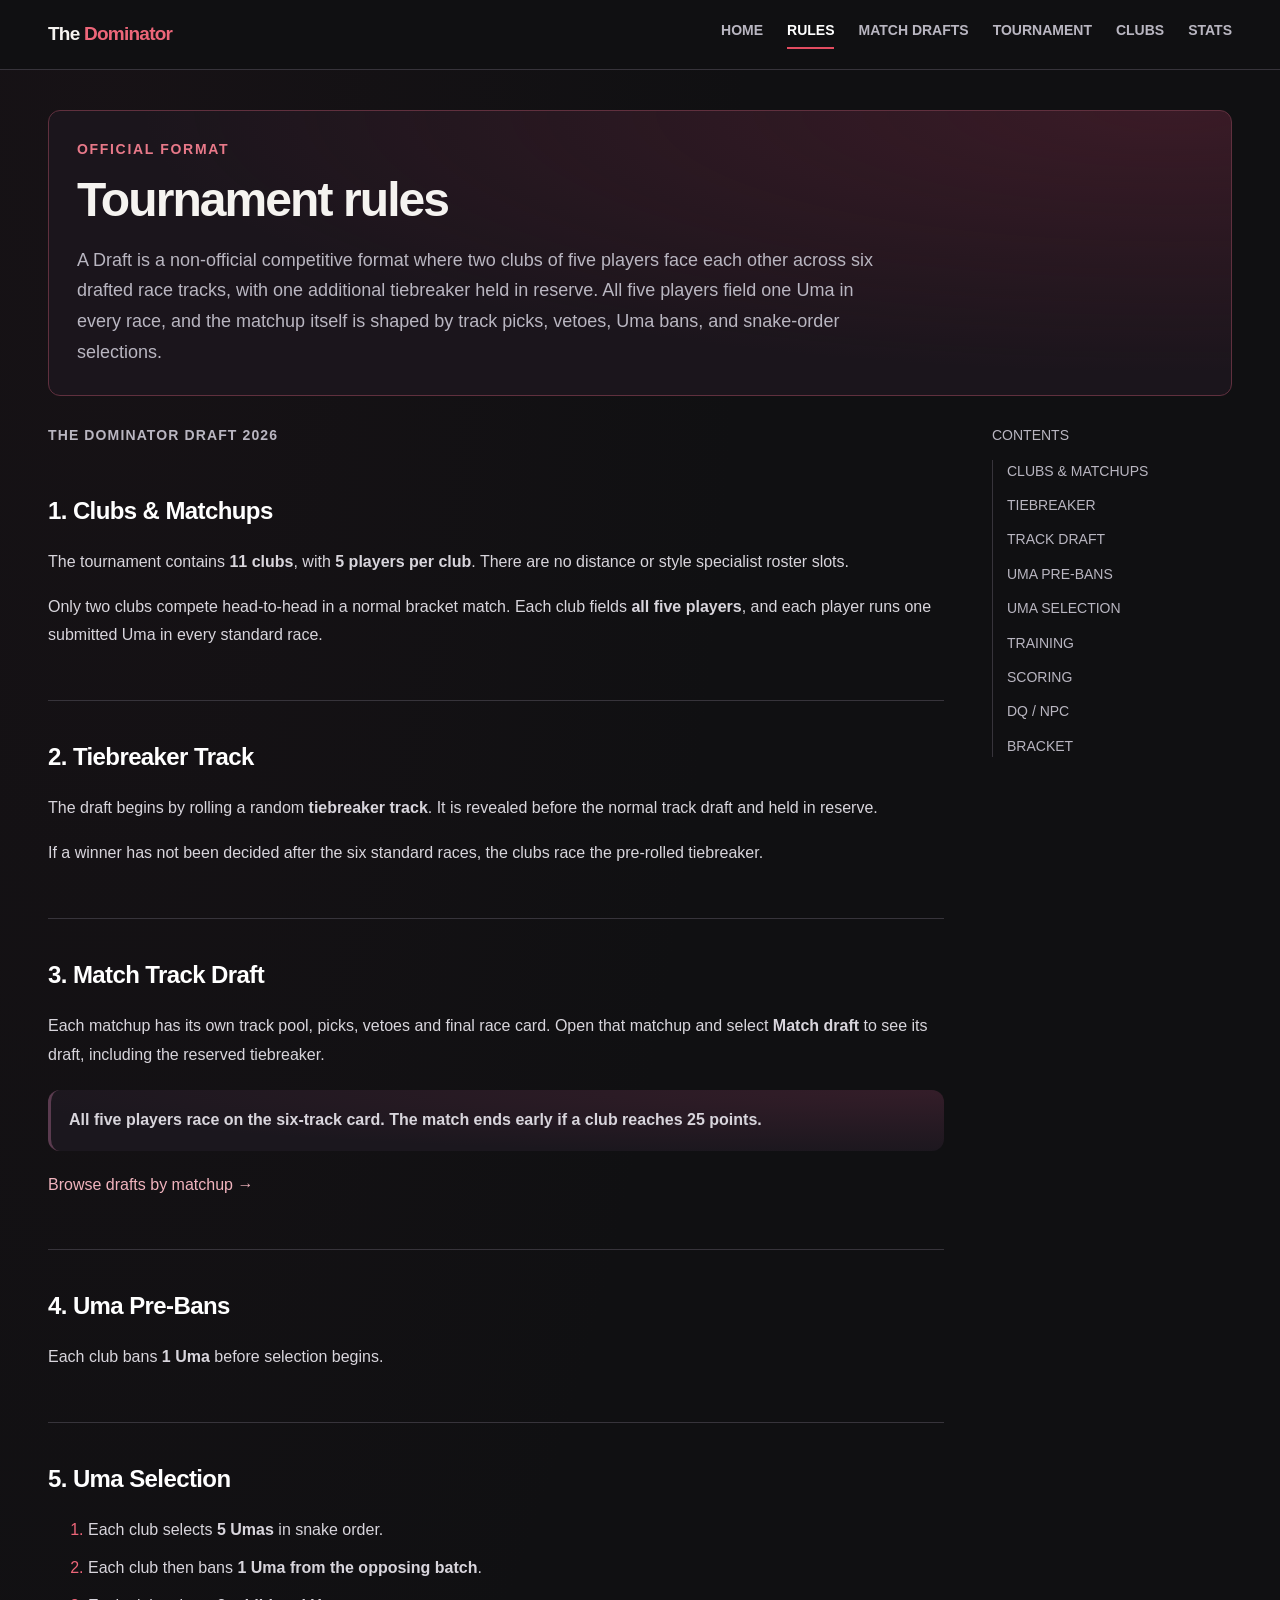
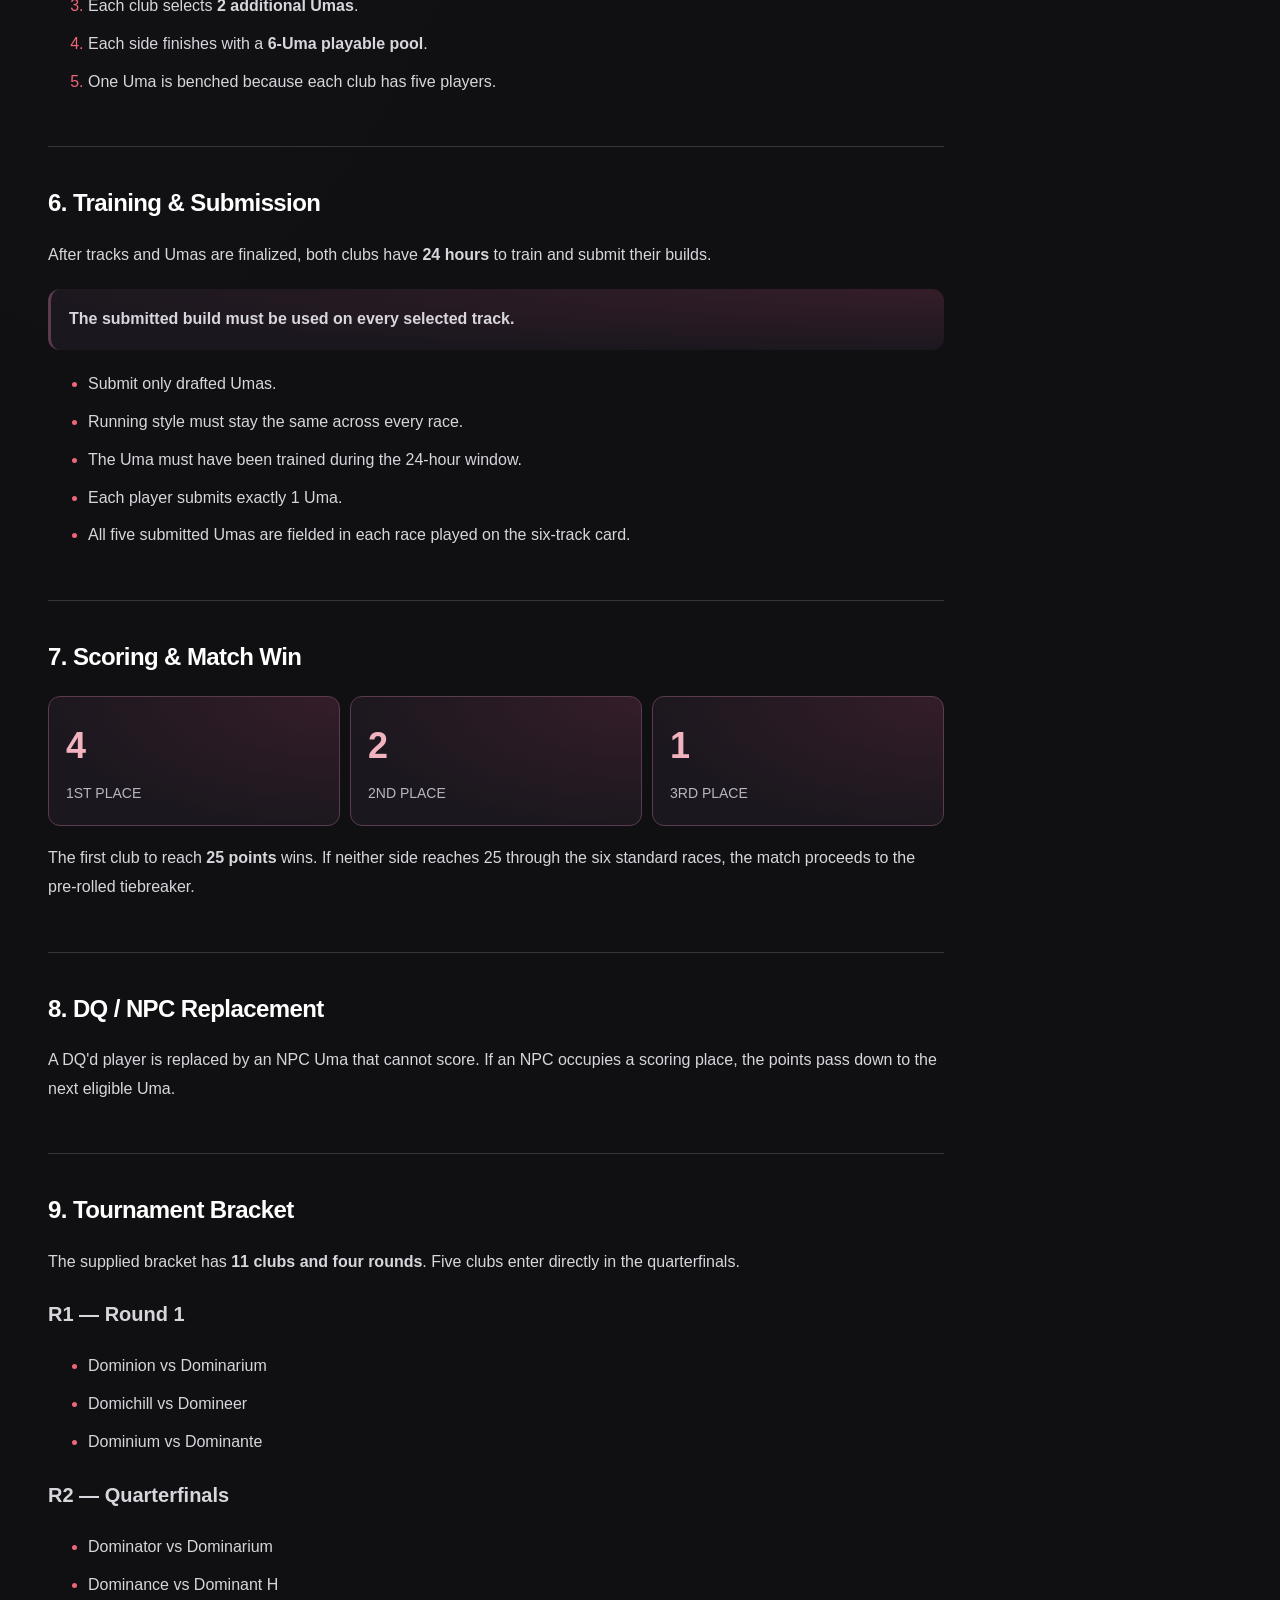
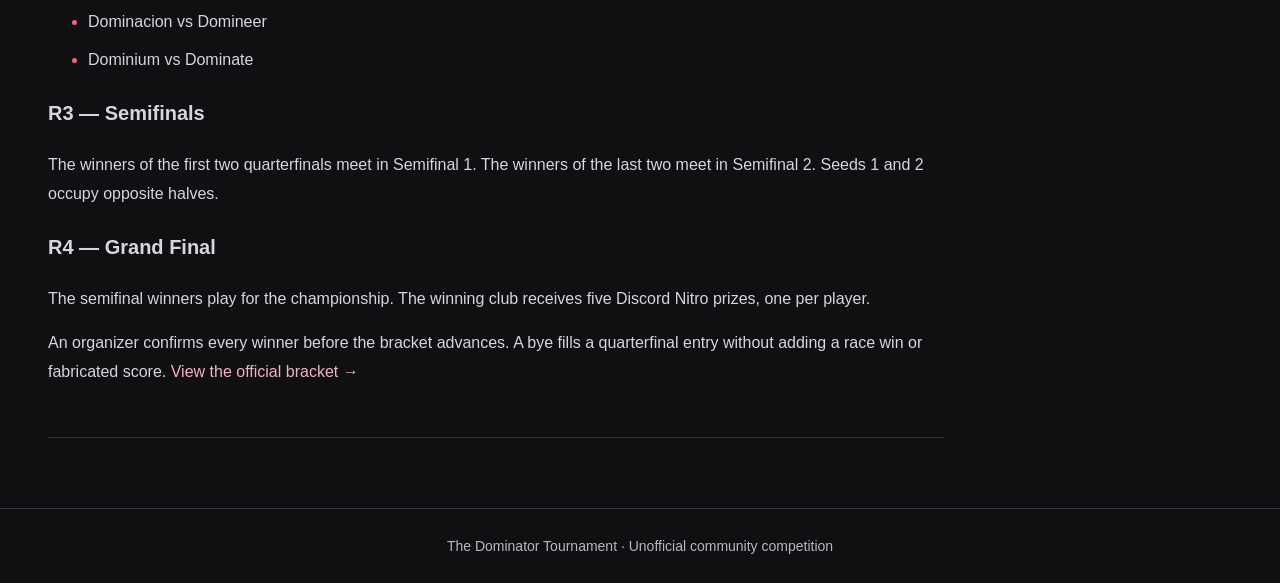
<file: rules.html>
<!doctype html>
<html lang="en"><head><meta charset="utf-8"><meta name="viewport" content="width=device-width,initial-scale=1">
<meta name="color-scheme" content="dark"><title>Rules · The Dominator Draft</title><link rel="stylesheet" href="assets/site.css?v=10"><link rel="stylesheet" href="assets/ui.css?v=1"><link rel="stylesheet" href="assets/competition.css?v=1"></head>
<body><script src="assets/site.js?v=5"></script><script>siteHeader("rules");</script>
<main class="page"><div class="page-head"><div class="section-kicker mono">OFFICIAL FORMAT</div><h1>Tournament rules</h1>
<p class="lead">A Draft is a non-official competitive format where two clubs of five players face each other across six drafted race tracks, with one additional tiebreaker held in reserve. All five players field one Uma in every race, and the matchup itself is shaped by track picks, vetoes, Uma bans, and snake-order selections.</p></div>
<div class="rules-layout"><article class="rules-doc"><div class="rules-title">THE DOMINATOR DRAFT 2026</div>
<section class="rules-section" id="clubs"><h2>1. Clubs & Matchups</h2><p>The tournament contains <strong>11 clubs</strong>, with <strong>5 players per club</strong>. There are no distance or style specialist roster slots.</p><p>Only two clubs compete head-to-head in a normal bracket match. Each club fields <strong>all five players</strong>, and each player runs one submitted Uma in every standard race.</p></section>
<section class="rules-section" id="tiebreaker"><h2>2. Tiebreaker Track</h2><p>The draft begins by rolling a random <strong>tiebreaker track</strong>. It is revealed before the normal track draft and held in reserve.</p><p>If a winner has not been decided after the six standard races, the clubs race the pre-rolled tiebreaker.</p></section>
<section class="rules-section" id="tracks"><h2>3. Match Track Draft</h2><p>Each matchup has its own track pool, picks, vetoes and final race card. Open that matchup and select <strong>Match draft</strong> to see its draft, including the reserved tiebreaker.</p><div class="callout"><strong>All five players race on the six-track card. The match ends early if a club reaches 25 points.</strong></div><p><a href="tracks.html">Browse drafts by matchup →</a></p></section>
<section class="rules-section" id="preban"><h2>4. Uma Pre-Bans</h2><p>Each club bans <strong>1 Uma</strong> before selection begins.</p></section>
<section class="rules-section" id="selection"><h2>5. Uma Selection</h2><ol><li>Each club selects <strong>5 Umas</strong> in snake order.</li><li>Each club then bans <strong>1 Uma from the opposing batch</strong>.</li><li>Each club selects <strong>2 additional Umas</strong>.</li><li>Each side finishes with a <strong>6-Uma playable pool</strong>.</li><li>One Uma is benched because each club has five players.</li></ol></section>
<section class="rules-section" id="training"><h2>6. Training & Submission</h2><p>After tracks and Umas are finalized, both clubs have <strong>24 hours</strong> to train and submit their builds.</p><div class="callout"><strong>The submitted build must be used on every selected track.</strong></div><ul><li>Submit only drafted Umas.</li><li>Running style must stay the same across every race.</li><li>The Uma must have been trained during the 24-hour window.</li><li>Each player submits exactly 1 Uma.</li><li>All five submitted Umas are fielded in each race played on the six-track card.</li></ul></section>
<section class="rules-section" id="scoring"><h2>7. Scoring & Match Win</h2><div class="score-table"><div class="score-box"><strong>4</strong><span>1ST PLACE</span></div><div class="score-box"><strong>2</strong><span>2ND PLACE</span></div><div class="score-box"><strong>1</strong><span>3RD PLACE</span></div></div><p>The first club to reach <strong>25 points</strong> wins. If neither side reaches 25 through the six standard races, the match proceeds to the pre-rolled tiebreaker.</p></section>
<section class="rules-section" id="dq"><h2>8. DQ / NPC Replacement</h2><p>A DQ'd player is replaced by an NPC Uma that cannot score. If an NPC occupies a scoring place, the points pass down to the next eligible Uma.</p></section>
<section class="rules-section" id="bracket"><h2>9. Tournament Bracket</h2><p>The supplied bracket has <strong>11 clubs and four rounds</strong>. Five clubs enter directly in the quarterfinals.</p><h3>R1 — Round 1</h3><ul><li>Dominion vs Dominarium</li><li>Domichill vs Domineer</li><li>Dominium vs Dominante</li></ul><h3>R2 — Quarterfinals</h3><ul><li>Dominator vs Dominarium</li><li>Dominance vs Dominant H</li><li>Dominacion vs Domineer</li><li>Dominium vs Dominate</li></ul><h3>R3 — Semifinals</h3><p>The winners of the first two quarterfinals meet in Semifinal 1. The winners of the last two meet in Semifinal 2. Seeds 1 and 2 occupy opposite halves.</p><h3>R4 — Grand Final</h3><p>The semifinal winners play for the championship. The winning club receives five Discord Nitro prizes, one per player.</p><p>An organizer confirms every winner before the bracket advances. A bye fills a quarterfinal entry without adding a race win or fabricated score. <a href="bracket.html">View the official bracket →</a></p></section>
</article><aside class="toc-wrap"><div class="toc-label mono">CONTENTS</div><nav class="toc"><a href="#clubs">CLUBS & MATCHUPS</a><a href="#tiebreaker">TIEBREAKER</a><a href="#tracks">TRACK DRAFT</a><a href="#preban">UMA PRE-BANS</a><a href="#selection">UMA SELECTION</a><a href="#training">TRAINING</a><a href="#scoring">SCORING</a><a href="#dq">DQ / NPC</a><a href="#bracket">BRACKET</a></nav></aside></div></main>
<script>siteFooter();</script></body></html>
</file>
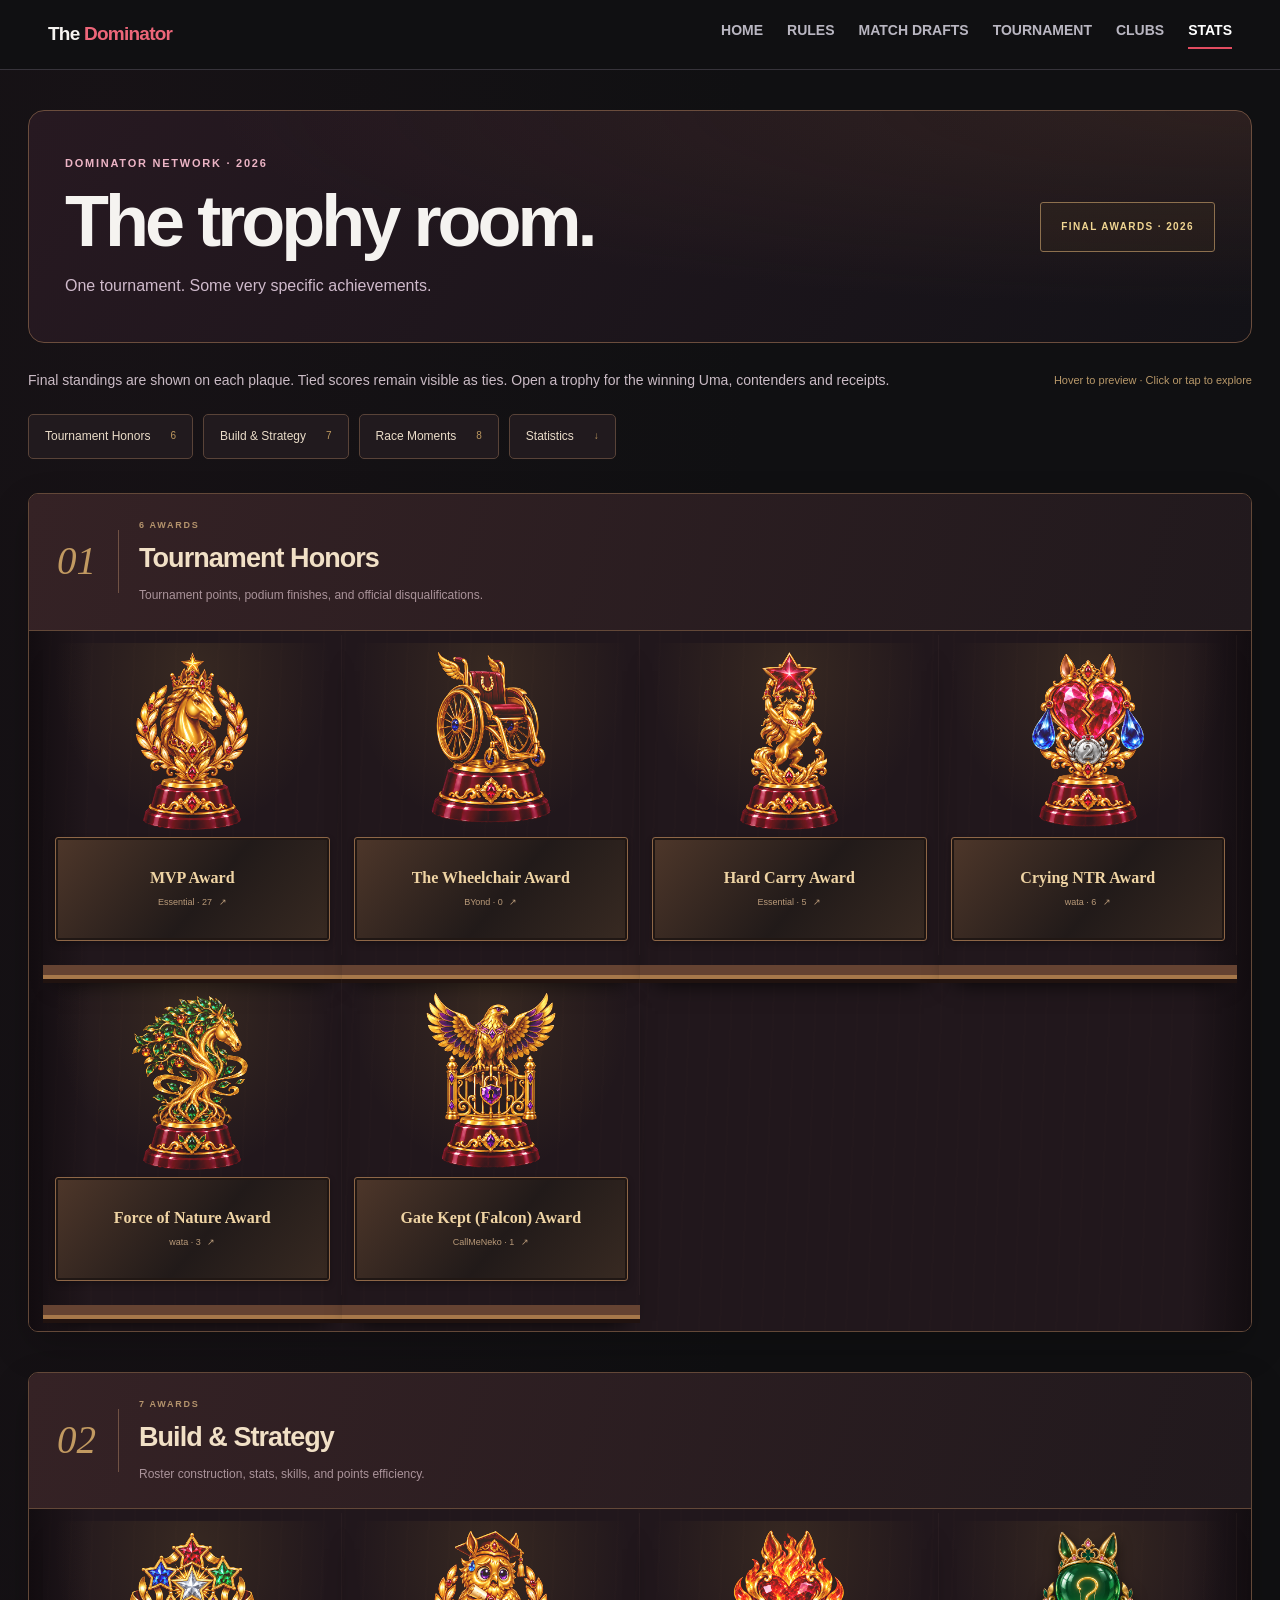
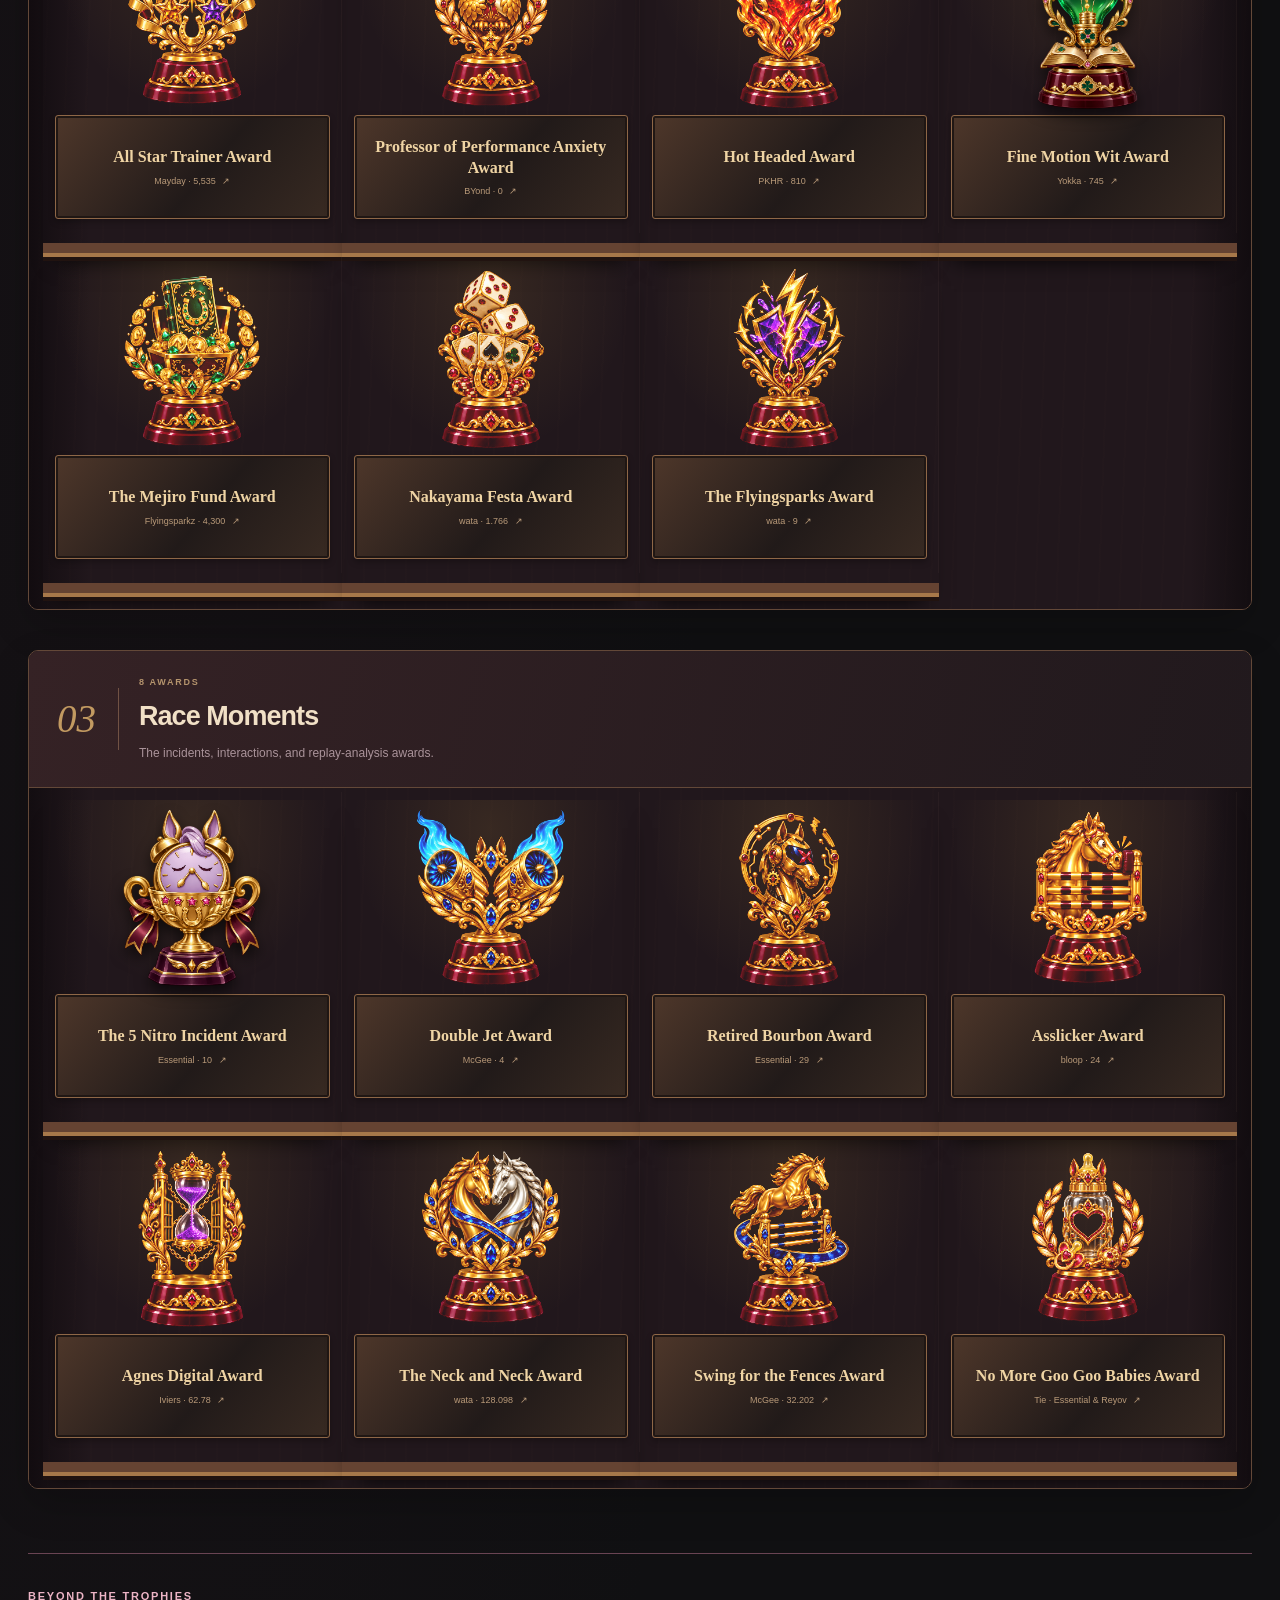
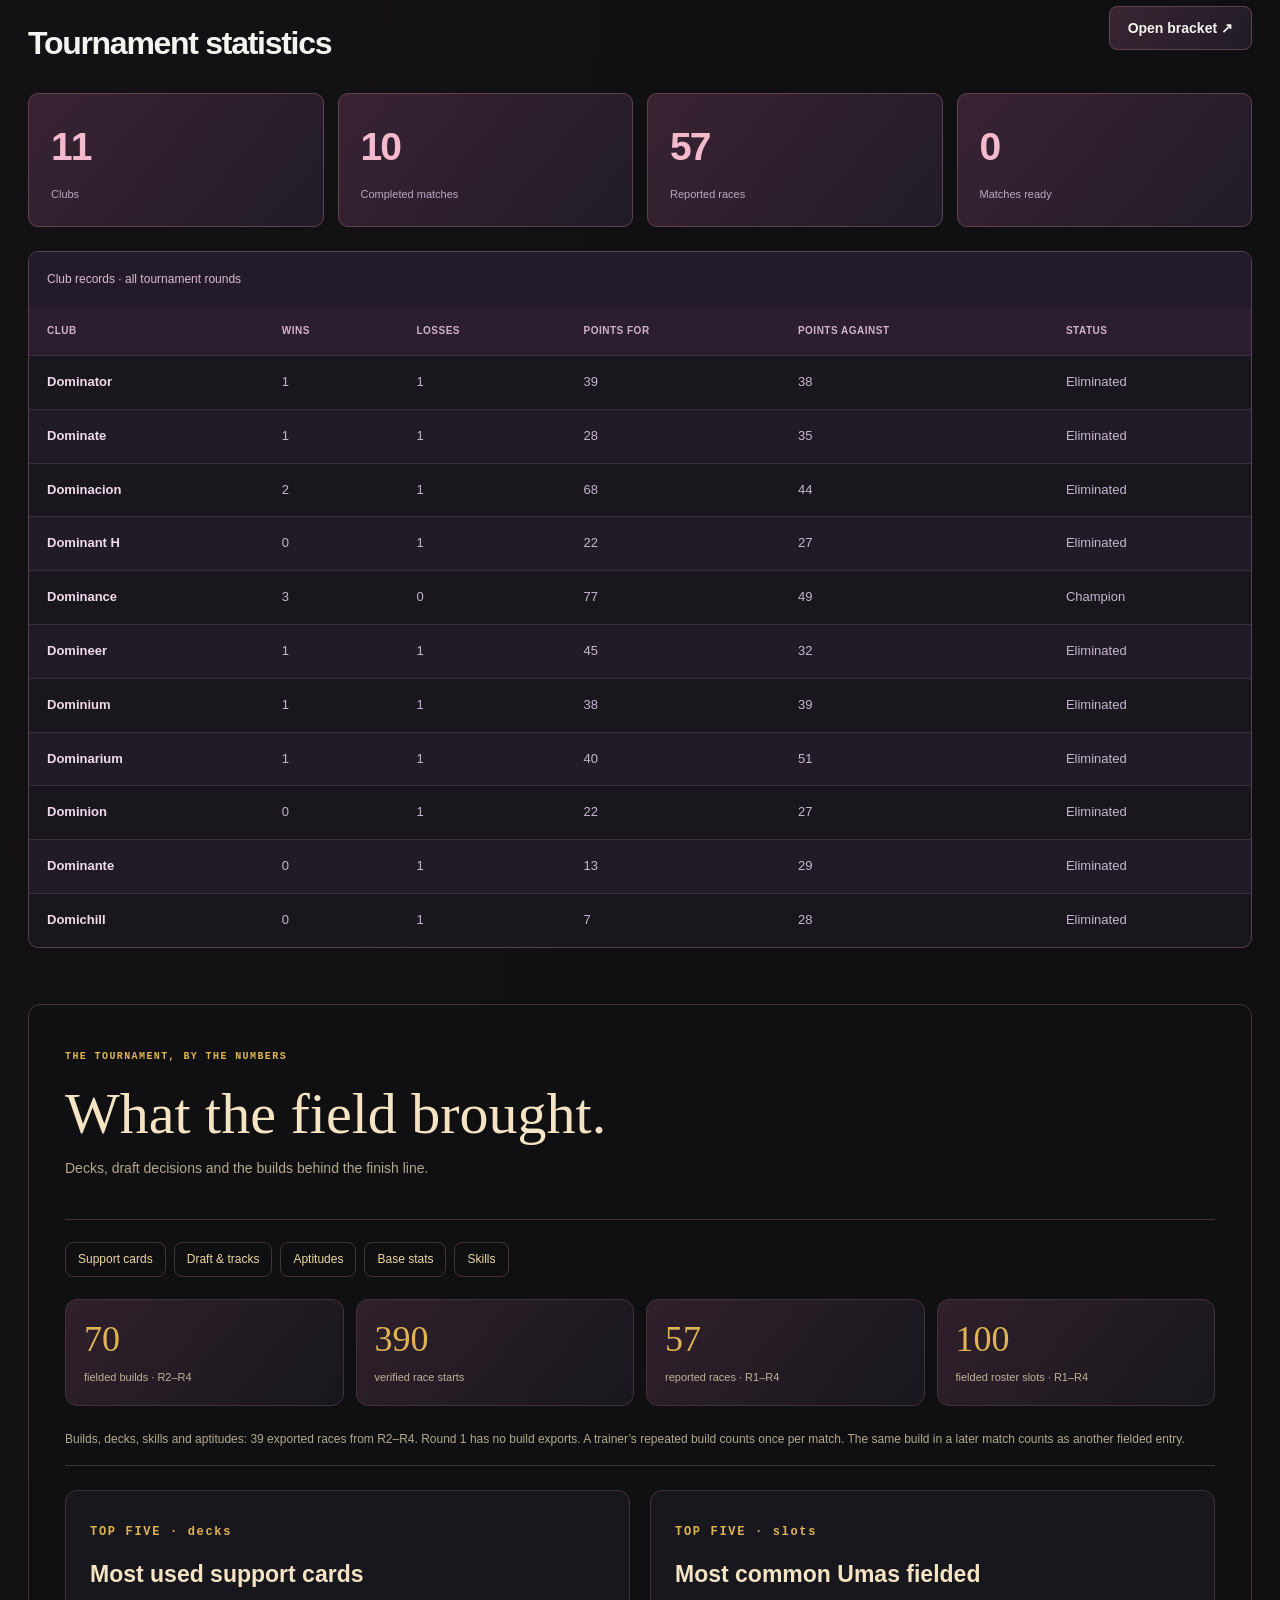
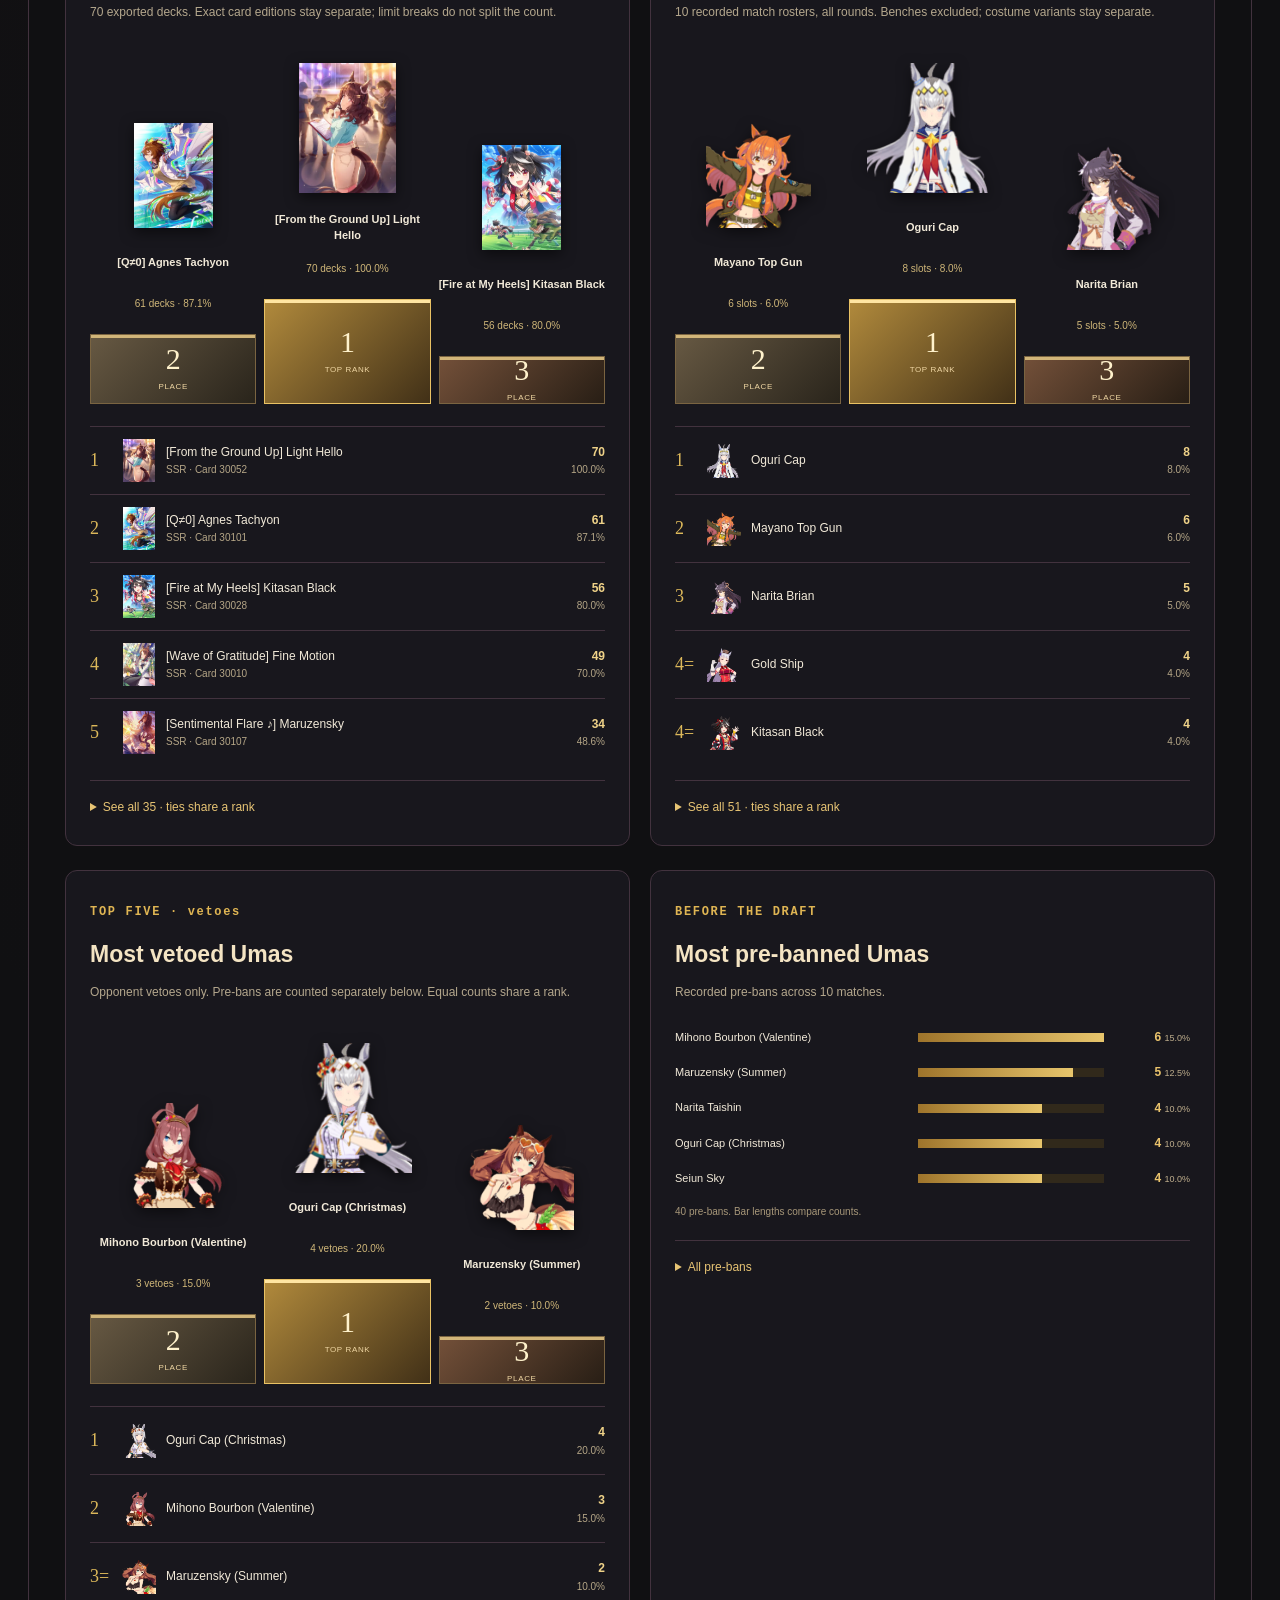
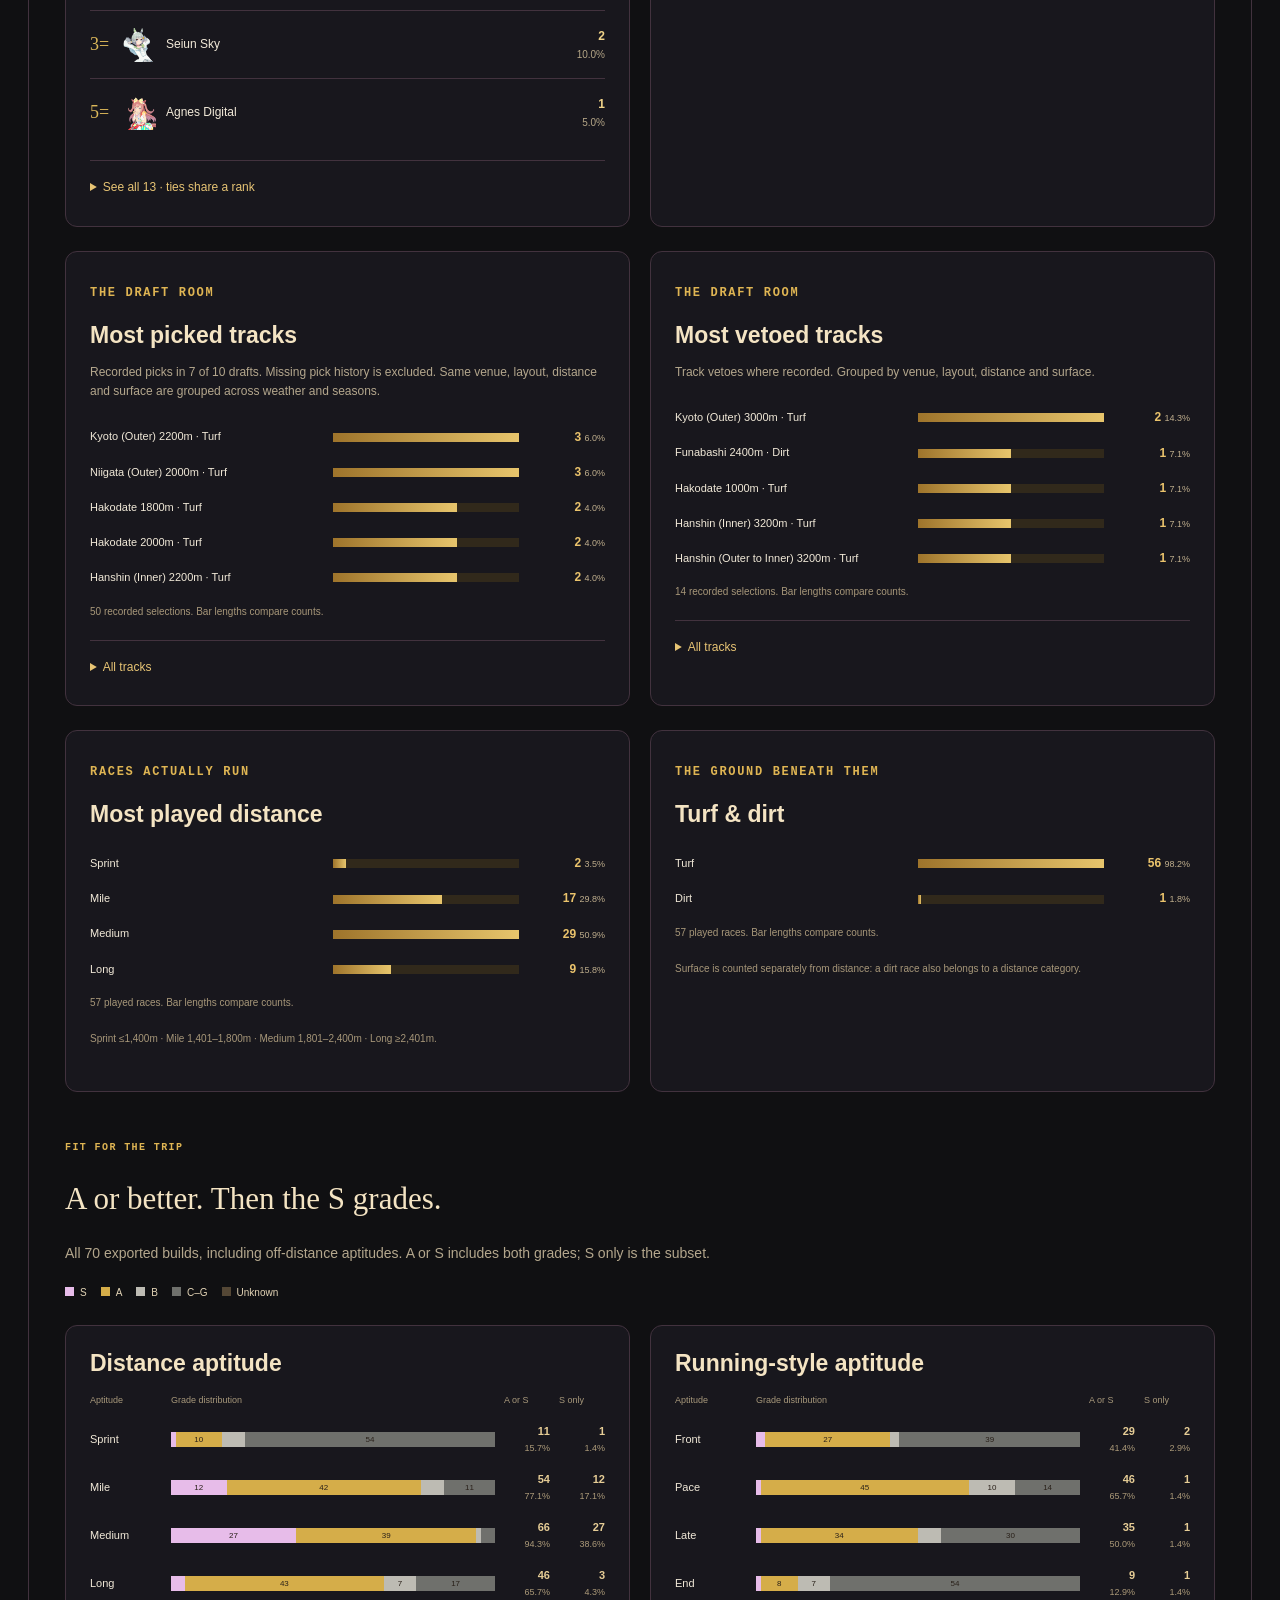
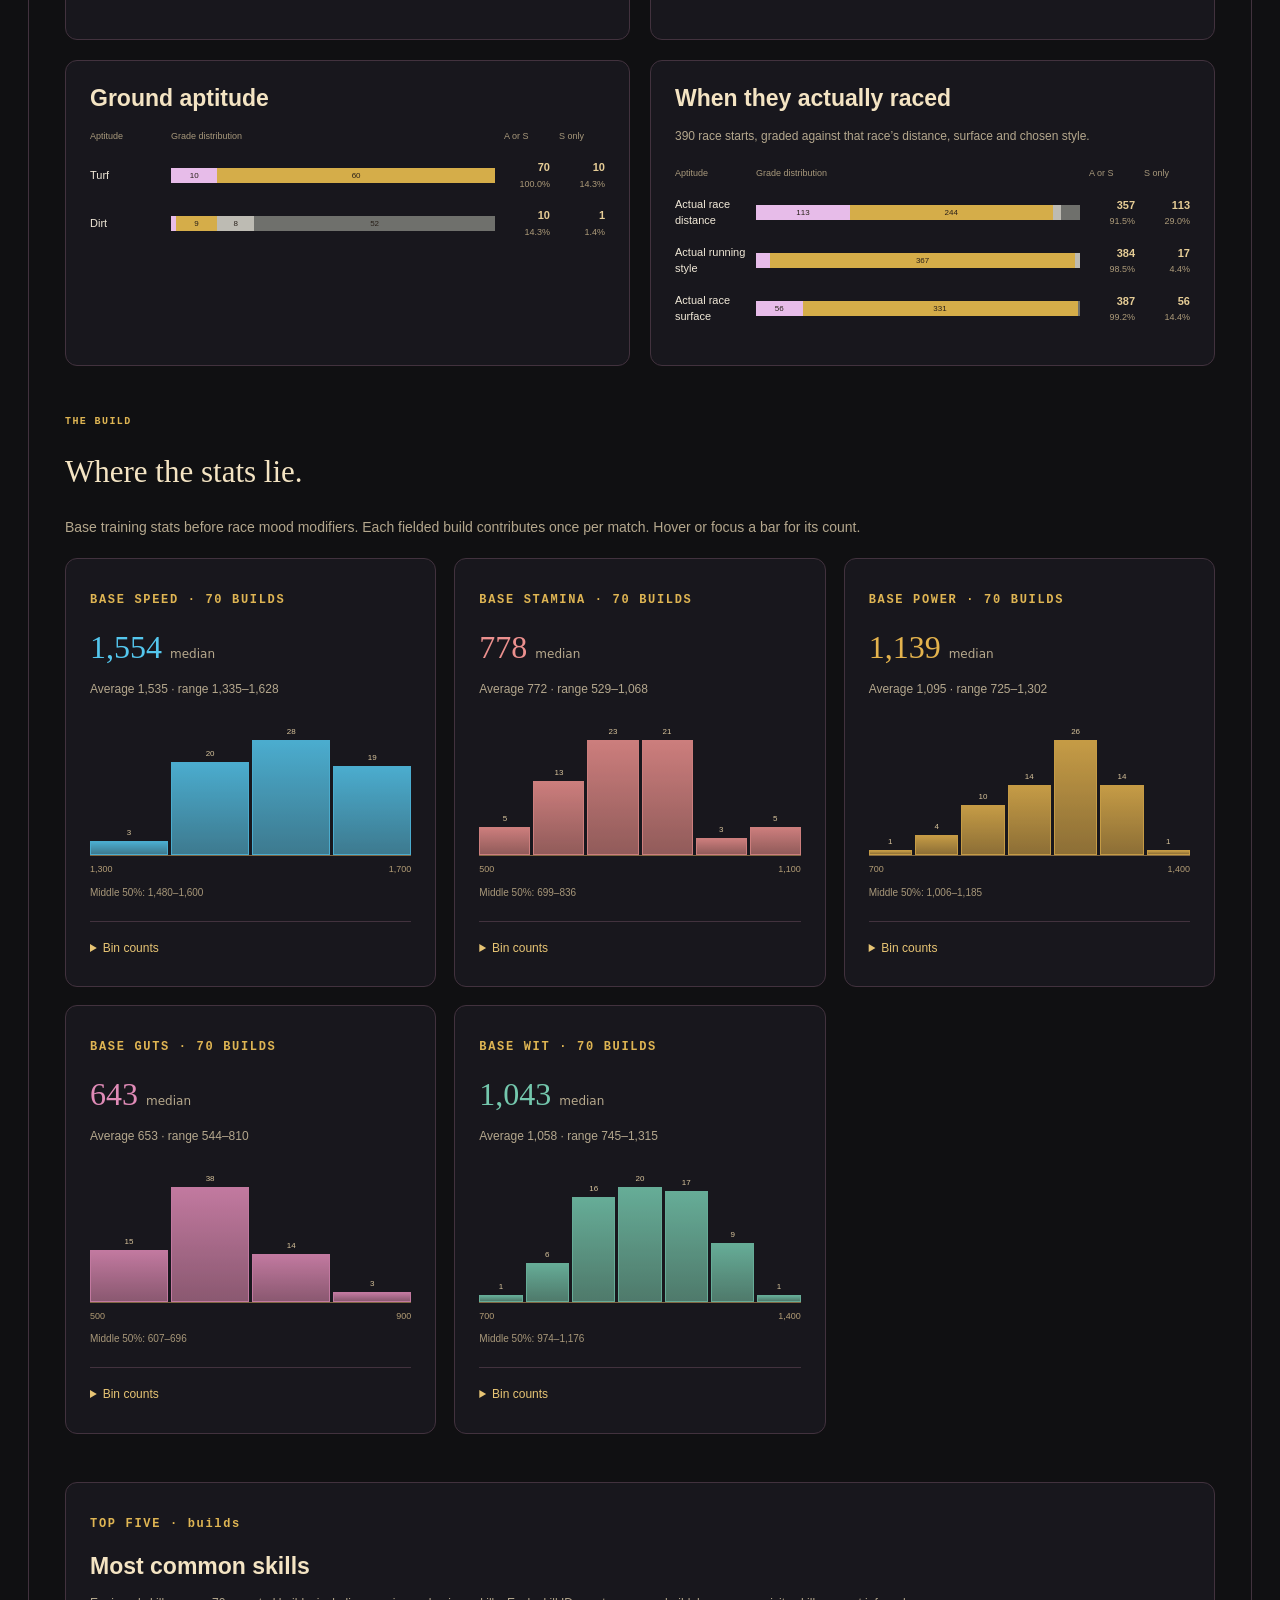
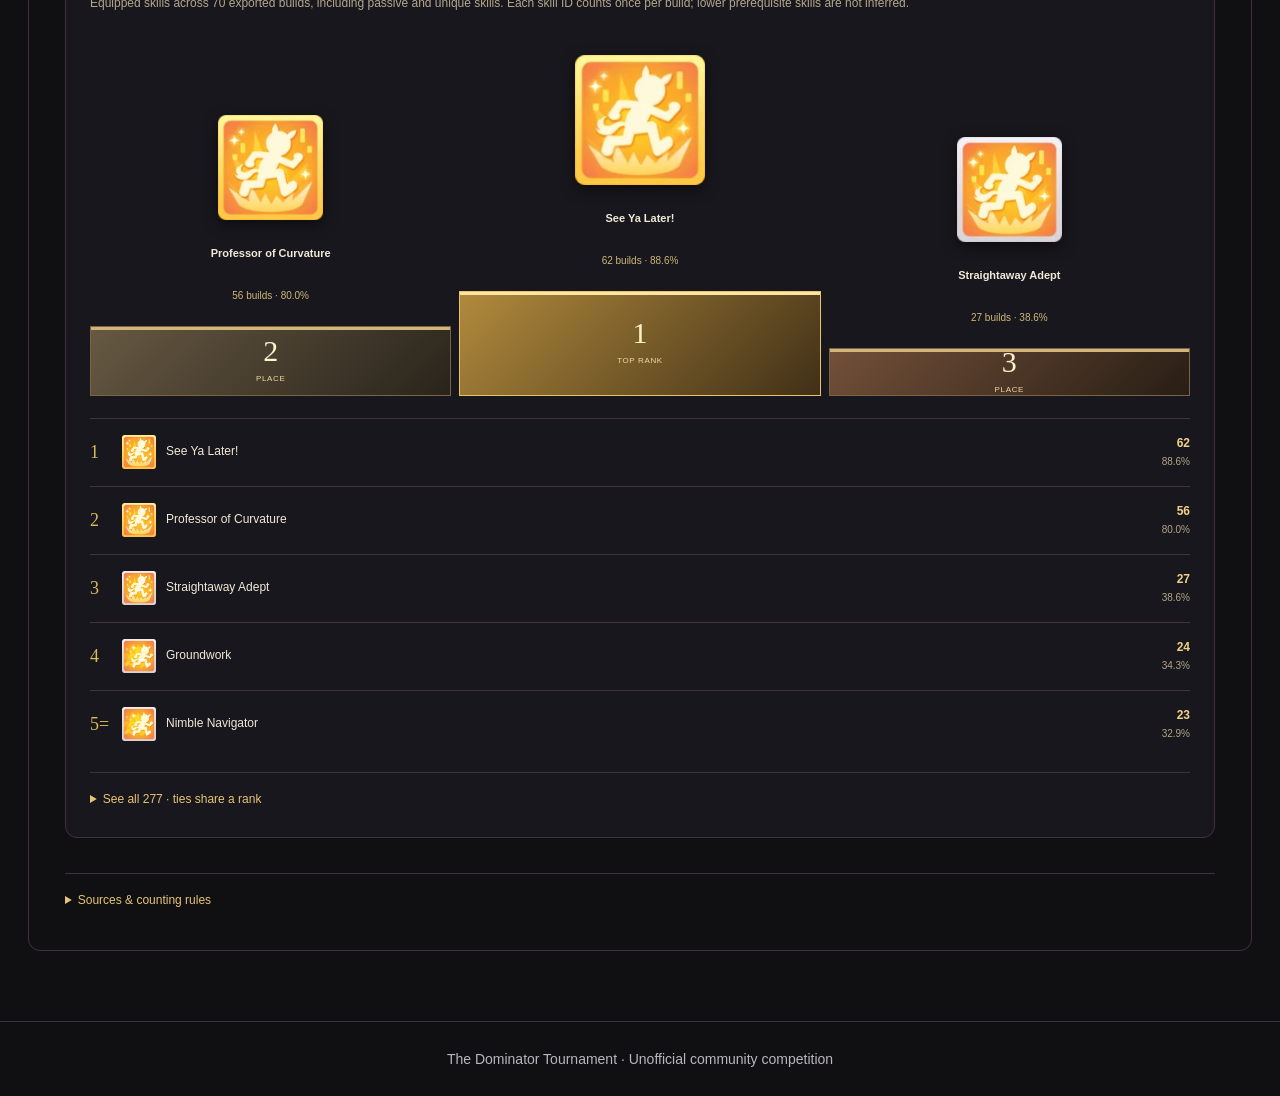
<file: stats.html>
<!doctype html>
<html lang="en"><head><meta charset="utf-8"><meta name="viewport" content="width=device-width,initial-scale=1">
<meta name="color-scheme" content="dark"><title>Awards & Stats · The Dominator</title><link rel="stylesheet" href="assets/site.css?v=10"><link rel="stylesheet" href="assets/ui.css?v=1"><link rel="stylesheet" href="assets/competition.css?v=1"><link rel="stylesheet" href="assets/awards.css?v=5"><link rel="stylesheet" href="assets/tournament-statistics.css?v=2"></head>
<body><script src="assets/site.js?v=5"></script><script>siteHeader("stats");</script>

<main class="page awards-page" id="awards-root"><p>Preparing the awards…</p></main>

<script src="assets/award-engine.js?v=6"></script><script src="assets/tournament-statistics.js?v=1"></script><script src="assets/awards.js?v=7"></script><script>AwardUI.publicMount();siteFooter();</script></body></html>
</file>
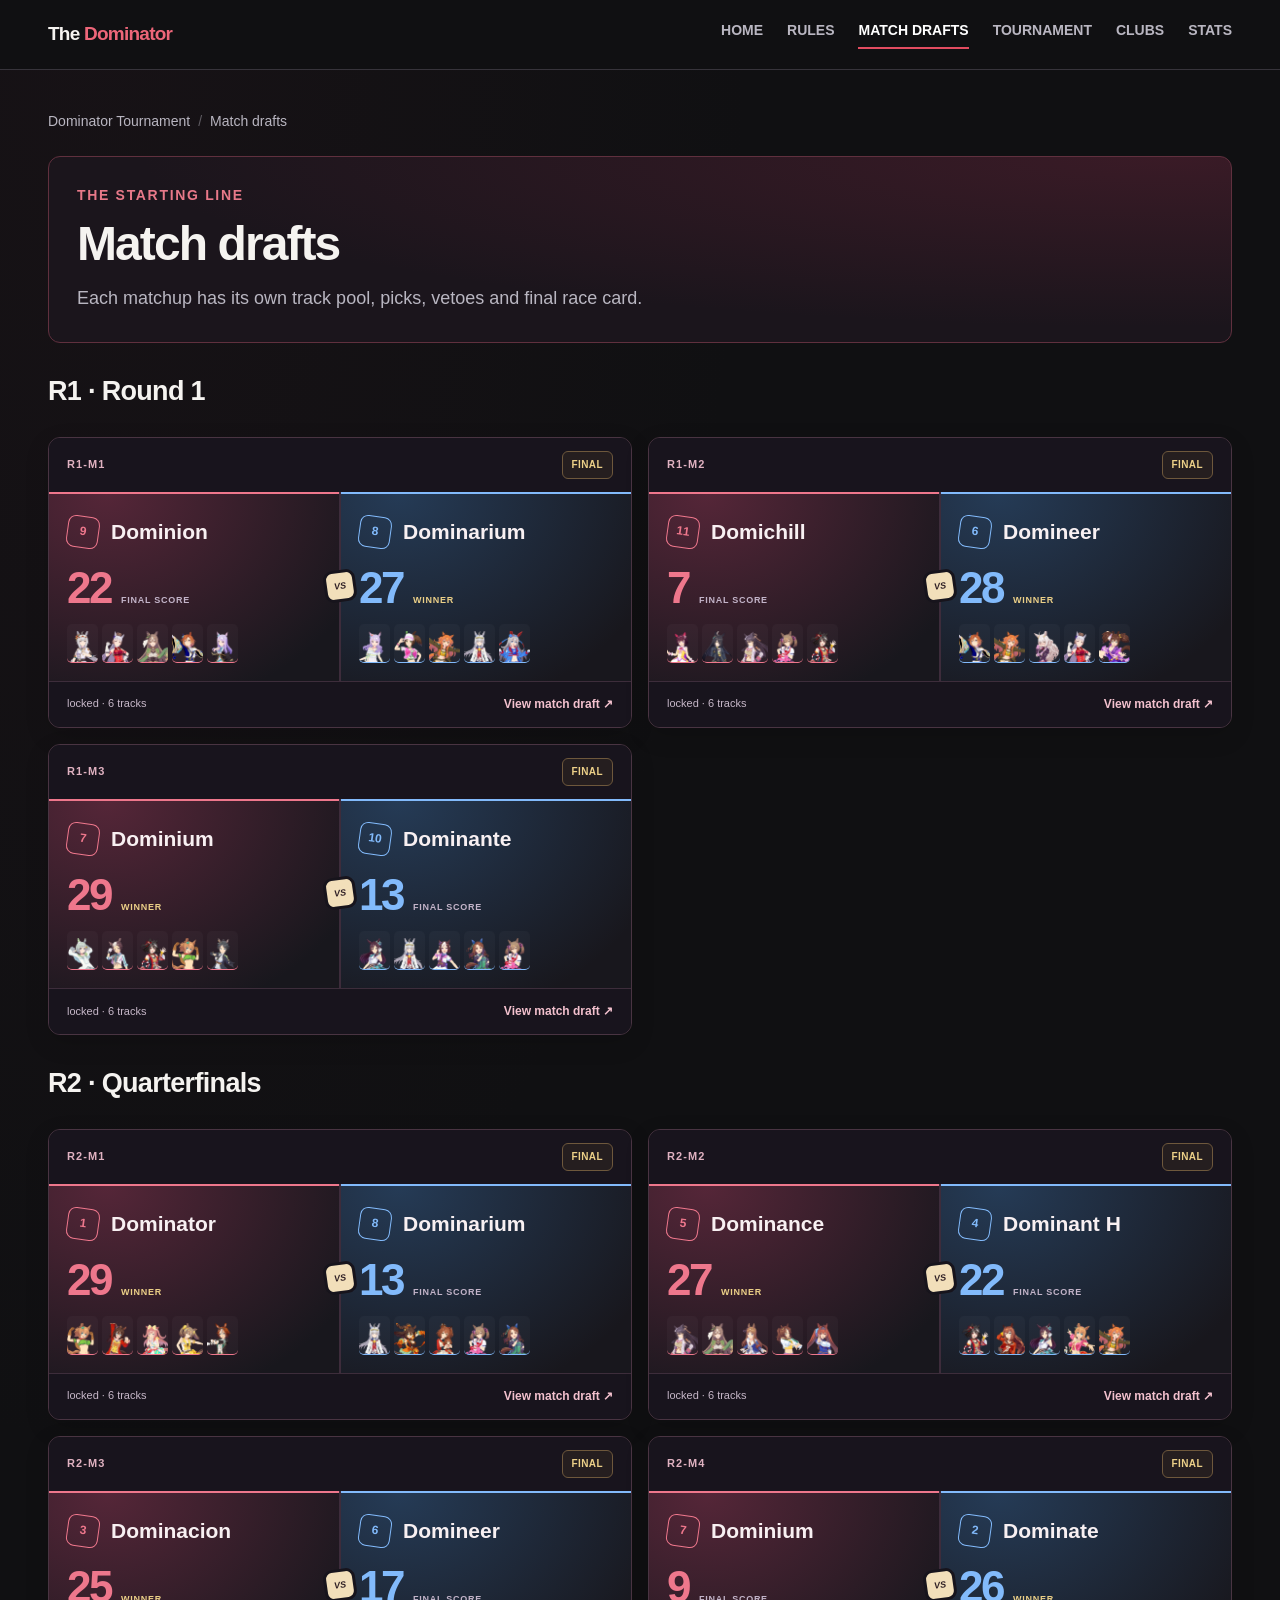
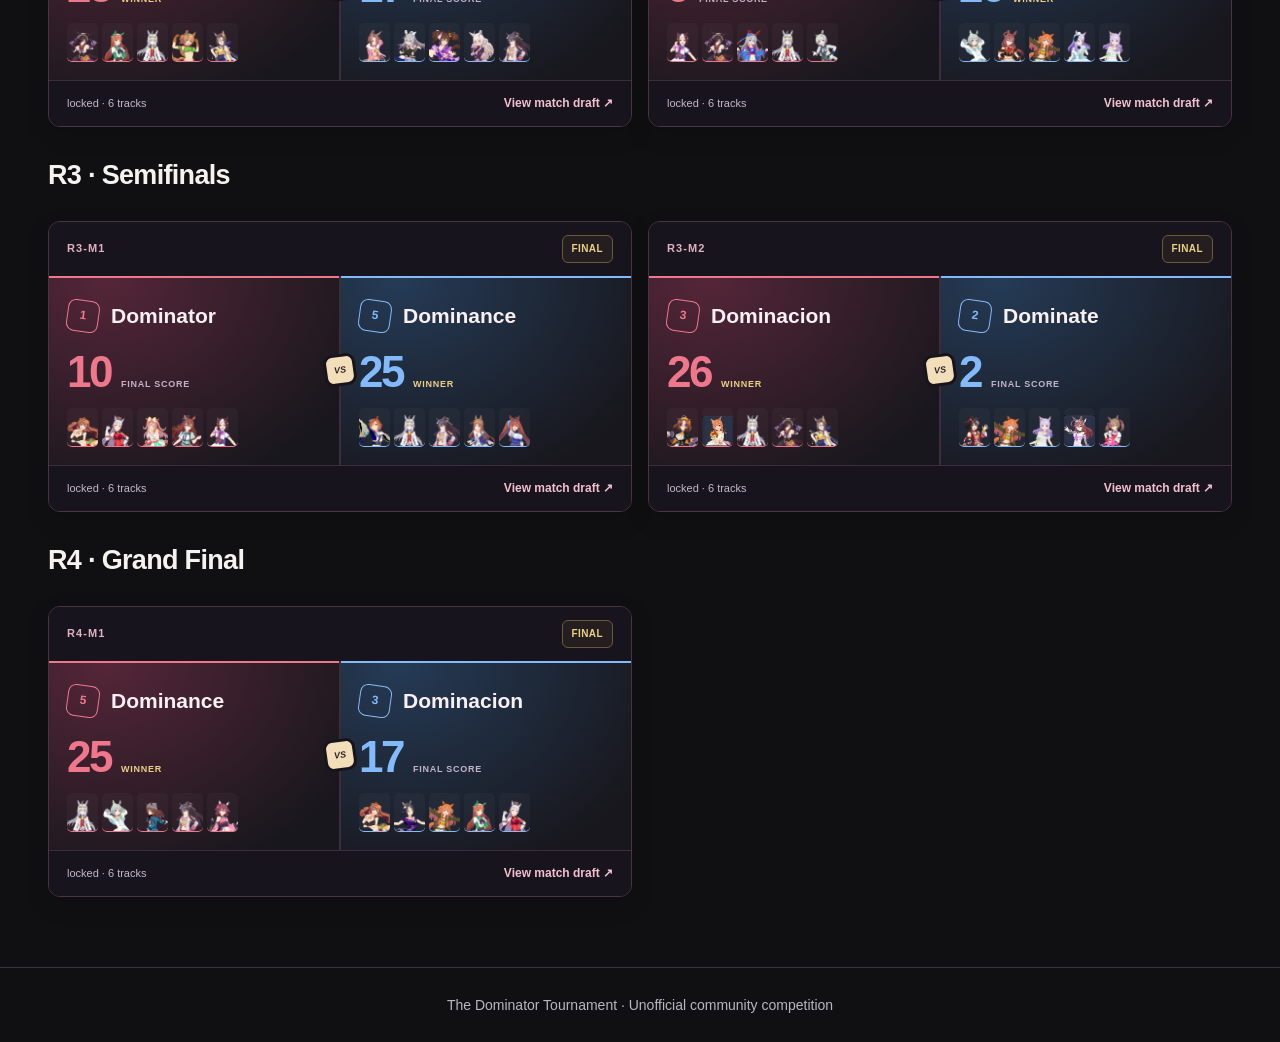
<file: tracks.html>
<!doctype html>
<html lang="en"><head><meta charset="utf-8"><meta name="viewport" content="width=device-width,initial-scale=1"><meta name="color-scheme" content="dark"><title>Match Drafts · The Dominator</title><link rel="stylesheet" href="assets/tournament.css?v=7"><link rel="stylesheet" href="assets/ui.css?v=1"><link rel="stylesheet" href="assets/competition.css?v=1"></head>
<body class="dt-body" data-page="drafts"><header class="dt-header"></header><main class="dt-main" id="dt-root"><p class="dt-muted">Loading tournament…</p></main><footer class="dt-footer"></footer><noscript>JavaScript is required for the tournament archive.</noscript><script src="assets/competition.js?v=1" defer></script><script src="assets/tournament.js?v=12" defer></script></body></html>
</file>
<file: assets/tournament.css>
/* Tournament extension only. No existing homepage or shared stylesheet edits. */
.dt-match-tabs{display:flex;gap:24px;border-bottom:1px solid var(--dt-line);margin:24px 0}.dt-match-tabs a{padding:12px 0;font-size:14px;color:var(--dt-muted);border-bottom:2px solid transparent}.dt-match-tabs a[aria-current=page]{color:var(--dt-text);border-color:var(--dt-bright)}.dt-final-tracks{list-style:none;padding:0;display:grid;grid-template-columns:repeat(auto-fit,minmax(min(100%,180px),1fr));gap:12px}.dt-final-tracks li{border:1px solid var(--dt-line);background:var(--dt-panel);border-radius:8px;padding:18px;overflow-wrap:anywhere}.dt-track-number{display:block;font-size:12px;color:var(--dt-bright);margin-bottom:8px}.dt-final-tracks strong{font-size:14px;font-weight:600}.dt-draft-teams{align-items:start}.dt-draft-team{margin:0}.dt-draft-team h2{padding-bottom:16px;border-bottom:1px solid var(--dt-line)}.dt-draft-group{margin-top:20px}.dt-draft-group h3{color:var(--dt-muted);font-size:14px}.dt-draft-group ul,.dt-draft-pool ul{padding-left:20px;font-size:14px;line-height:1.7;overflow-wrap:anywhere}.dt-draft-group li{margin:6px 0}.dt-pick-order{color:var(--dt-muted);font-variant-numeric:tabular-nums}.dt-draft-pool summary{cursor:pointer;font-size:14px}.dt-draft-notes{white-space:pre-wrap;overflow-wrap:anywhere;font-size:14px}.dt-tiebreaker p{margin:0;font-size:14px}
.dt-roster{list-style:none;padding:0;margin:0}.dt-roster li{display:flex;align-items:center;justify-content:space-between;gap:16px;padding:13px 0;border-bottom:1px solid var(--dt-line)}.dt-roster li:last-child{border:0}.dt-roster strong{display:block;font-size:14px}.dt-roster span:not(.dt-badge){display:block;color:var(--dt-muted);font-size:12px;margin-top:3px}.dt-roster .dt-benched{color:var(--dt-muted)}.dt-mvp{display:flex;align-items:center;justify-content:space-between;gap:24px;border:1px solid #57262e;border-left:3px solid var(--dt-red);border-radius:8px;padding:24px;background:linear-gradient(110deg,#231216,var(--dt-panel));margin:24px 0}.dt-mvp h2{margin-bottom:4px}.dt-mvp p:not(.dt-kicker){color:var(--dt-muted);margin:0;font-size:13px}.dt-mvp-points{text-align:right;flex-shrink:0}.dt-mvp-points strong{display:block;font-size:34px;font-variant-numeric:tabular-nums}.dt-mvp-points span{font-size:11px;color:var(--dt-muted)}.dt-reported-table{padding:0!important;overflow:hidden}.dt-reported-table .dt-table{min-width:940px}.dt-reported-table th:first-child{width:24%}.dt-reported-table td.num{white-space:nowrap}.dt-reported-table .dt-small{margin-top:6px}
:root{--dt-bg:#0a0a0b;--dt-panel:#111113;--dt-panel2:#171719;--dt-text:#f1f1f2;--dt-muted:#a2a2a8;--dt-line:#29292d;--dt-red:#b7202e;--dt-bright:#d93242}
body.dt-body{margin:0;background:var(--dt-bg);color:var(--dt-text);font:15px/1.5 Inter,Arial,Helvetica,sans-serif;-webkit-font-smoothing:antialiased}
.dt-body *{box-sizing:border-box}.dt-body a{color:inherit;text-decoration:none}.dt-body button,.dt-body input,.dt-body select{font:inherit}.dt-body button,.dt-body a,.dt-body summary{touch-action:manipulation}
.dt-header{border-bottom:1px solid var(--dt-line);background:var(--dt-bg)}.dt-header-inner{max-width:1360px;margin:auto;padding:20px 28px;display:flex;justify-content:space-between;align-items:center;gap:24px}.dt-brand{font-size:19px;font-weight:850;white-space:nowrap}.dt-brand span{color:var(--dt-bright)}.dt-nav{display:flex;flex-wrap:wrap;gap:24px;font-size:12px;font-weight:700}.dt-nav .active{color:var(--dt-bright)}
.dt-main{max-width:1360px;margin:auto;padding:40px 28px 70px}.dt-breadcrumb{display:flex;flex-wrap:wrap;gap:8px;color:var(--dt-muted);font-size:12px;margin:0 0 24px}.dt-breadcrumb a:hover{color:white}.dt-breadcrumb .sep{opacity:.45}.dt-kicker{color:var(--dt-bright);font-size:11px;letter-spacing:.12em;text-transform:uppercase;font-weight:800;margin:0 0 12px}.dt-main h1{font-size:clamp(30px,4vw,46px);line-height:1.1;letter-spacing:-.035em;margin:0 0 16px}.dt-main h2{font-size:23px;line-height:1.25;letter-spacing:-.025em;margin:0 0 12px}.dt-main h3{font-size:16px;margin:0 0 10px}.dt-lead{color:var(--dt-muted);max-width:830px;margin:0 0 26px;line-height:1.7}.dt-head{display:flex;justify-content:space-between;gap:24px;align-items:flex-start;border-bottom:1px solid var(--dt-line);padding-bottom:24px;margin-bottom:28px}.dt-head .dt-lead{margin-bottom:0}.dt-badge{display:inline-block;padding:5px 9px;border:1px solid var(--dt-line);border-radius:5px;color:var(--dt-muted);font-size:10px;letter-spacing:.03em;white-space:nowrap}.dt-badge.red{color:#f0a0a7;border-color:#65252c;background:#251317}
.dt-panel{background:var(--dt-panel);border:1px solid var(--dt-line);border-radius:10px;padding:24px;margin:24px 0}.dt-panel.compact{padding:18px}.dt-muted{color:var(--dt-muted)}.dt-small{font-size:12px;color:var(--dt-muted)}.dt-grid{display:grid;grid-template-columns:repeat(2,minmax(0,1fr));gap:16px}.dt-round-grid{display:grid;grid-template-columns:repeat(4,minmax(0,1fr));gap:12px;margin:26px 0}.dt-round{padding:18px;border:1px solid var(--dt-line);border-radius:8px;background:var(--dt-panel)}.dt-round strong{display:block;font-size:16px;margin:8px 0}.dt-round:hover{border-color:#6b2932}.dt-caption{display:flex;justify-content:space-between;gap:16px;align-items:center;margin:32px 0 16px}.dt-button{display:inline-flex;align-items:center;justify-content:center;border:1px solid #3b3b41;background:var(--dt-panel2);color:var(--dt-text);padding:10px 15px;border-radius:6px;font-size:12px;font-weight:700;cursor:pointer;gap:6px}.dt-button:hover{border-color:var(--dt-bright)}.dt-button.primary{background:var(--dt-red);border-color:var(--dt-red)}.dt-button.danger{color:#f3b0b6;border-color:#6c2832}.dt-button:disabled{opacity:.4;cursor:not-allowed}.dt-button-row{display:flex;flex-wrap:wrap;gap:10px;margin-top:16px}.dt-empty{padding:42px 24px;border:1px dashed #38383e;border-radius:8px;text-align:center;color:var(--dt-muted);margin:24px 0}.dt-notice{border-left:3px solid var(--dt-red);background:#211216;padding:14px 18px;font-size:13px;margin:20px 0}.dt-error{border:1px solid #73303a;background:#231318;padding:16px;border-radius:6px;overflow-wrap:anywhere}.dt-alert{position:fixed;bottom:20px;right:20px;max-width:min(550px,90vw);z-index:99;padding:16px 20px;border:1px solid #79404a;background:#24181c;border-radius:8px;box-shadow:0 12px 28px #0008;font-size:14px}
/* All bracket shapes, labels and edges use the same SVG coordinate system. */
.dt-bracket-scroll{overflow-x:auto;overflow-y:hidden;padding-bottom:8px}.dt-bracket-svg{width:100%;min-width:920px;height:auto;display:block;font-family:Inter,Arial,sans-serif}.dt-svg-heading{fill:#a2a2a8;font-size:12px;font-weight:700;letter-spacing:1px}.dt-edge{fill:none;stroke:#85858e;stroke-width:1.7;vector-effect:non-scaling-stroke;transition:stroke .12s}.dt-edge.on{stroke:var(--dt-bright);stroke-width:2.4}.dt-node rect.card{fill:var(--dt-panel2);stroke:#3b3b42;stroke-width:1}.dt-node line{stroke:#303035}.dt-node .seed{fill:#a2a2a8;font-size:12px;font-weight:700}.dt-node .team{fill:#eeeef0;font-size:14px;font-weight:650}.dt-node .pending{fill:#98989f;font-size:12px}.dt-node .score{fill:#eeeef0;font-size:14px;font-weight:800}.dt-node .label{fill:#9c9ca5;font-size:10px;letter-spacing:.7px}.dt-node .bye{fill:#a78c91;font-size:9px;letter-spacing:.2px}.dt-node .loser{fill:#71717a}.dt-node .winner{fill:#f1b5bd}.dt-node:hover rect.card,.dt-node:focus rect.card{stroke:var(--dt-bright)}.dt-node rect.rail{fill:var(--dt-red);stroke:none}.dt-svg-divider{stroke:#303037;stroke-dasharray:4 9;opacity:.65}
.dt-match-card{display:block;background:var(--dt-panel);border:1px solid var(--dt-line);border-radius:8px;overflow:hidden}.dt-match-card:hover{border-color:#67313a}.dt-match-top{display:flex;justify-content:space-between;align-items:center;padding:12px 16px;border-bottom:1px solid var(--dt-line);gap:10px;font-size:11px;color:var(--dt-muted)}.dt-team-row{display:grid;grid-template-columns:28px 1fr auto;gap:9px;align-items:center;padding:11px 16px}.dt-seed{font-size:11px;color:var(--dt-muted)}.dt-match-foot{padding:11px 16px;border-top:1px solid var(--dt-line);font-size:11px;color:var(--dt-muted);display:flex;justify-content:space-between}.dt-team-row.is-loser{opacity:.45}.dt-team-row.is-winner{color:#efafb7}.dt-scoreboards{display:flex;gap:16px;flex-wrap:wrap;margin:24px 0}.dt-scoreboard{flex:1;min-width:220px;display:flex;justify-content:space-between;align-items:center;padding:24px;border:1px solid var(--dt-line);border-radius:9px;background:var(--dt-panel)}.dt-scoreboard b{font-size:40px;line-height:1}.dt-folder-card{display:block;background:var(--dt-panel);border:1px solid var(--dt-line);border-radius:8px;padding:22px}.dt-folder-card:hover{border-color:#69313a}.dt-folder-icon{color:var(--dt-bright);font:700 11px monospace;letter-spacing:.1em;margin-bottom:10px}.dt-folder-card h3{font-size:18px;overflow-wrap:anywhere}.dt-folder-card p{margin:8px 0 0;color:var(--dt-muted);font-size:12px}.dt-data-facts{display:flex;gap:10px;flex-wrap:wrap;margin:20px 0}.dt-fact{padding:8px 12px;background:var(--dt-panel2);border:1px solid var(--dt-line);border-radius:5px;font-size:12px}.dt-table-scroll{overflow:auto;max-width:100%}.dt-table{width:100%;border-collapse:collapse;min-width:830px;text-align:left}.dt-table th{font-size:10px;color:var(--dt-muted);font-weight:700;letter-spacing:.06em;text-transform:uppercase;padding:14px 12px;border-bottom:1px solid #44444b}.dt-table td{padding:13px 12px;font-size:13px;border-bottom:1px solid var(--dt-line);vertical-align:top}.dt-table .num{font-variant-numeric:tabular-nums}.dt-table .place{font-weight:850;color:#f0a8b0}.dt-player-details{margin-top:8px}.dt-player-details summary{cursor:pointer;color:var(--dt-muted);font-size:11px}.dt-player-details p{font-size:12px;max-width:350px;margin:10px 0;line-height:1.65}.dt-stats{display:flex;flex-wrap:wrap;gap:6px;margin-top:10px}.dt-stats span{font-size:10px;border:1px solid var(--dt-line);padding:4px 6px;border-radius:3px}.dt-footer{padding:26px;border-top:1px solid var(--dt-line);font-size:11px;color:var(--dt-muted);text-align:center}
/* Match players share the race analysis portrait assets. */
.dt-uma-portrait{width:52px;height:64px;object-fit:contain;flex:0 0 auto;background:#24212b;border-radius:7px}
.dt-roster-person,.dt-mvp-person,.dt-podium-person{display:flex;align-items:center;gap:14px;min-width:0}
.dt-roster-person>div,.dt-podium-person>div{min-width:0;overflow-wrap:anywhere}
.dt-roster-person .dt-badge{display:inline-block;margin-top:6px;font-size:10px}
.dt-player-points{text-align:right;flex-shrink:0;font-variant-numeric:tabular-nums}
.dt-roster .dt-player-points strong{font-size:24px;color:var(--dt-text)}
.dt-contribution-head{display:flex;align-items:baseline;justify-content:space-between;gap:12px;border-bottom:1px solid var(--dt-line);padding-bottom:12px}
.dt-contribution-head h2{margin:0}.dt-contribution-head>span{color:var(--dt-muted);white-space:nowrap;font-size:14px}
.dt-contributions .dt-panel{margin-top:0}.dt-mvp-person .dt-uma-portrait{width:76px;height:90px}
.dt-podium-person{align-items:flex-start;gap:9px}.dt-podium-person .dt-uma-portrait{width:38px;height:48px}
/* Organizer */
.dt-admin-columns{display:grid;grid-template-columns:310px minmax(0,1fr);gap:22px;align-items:start}.dt-label{display:block;font-size:12px;color:var(--dt-muted);margin:16px 0 7px}.dt-input{width:100%;padding:11px 12px;background:#18181c;color:var(--dt-text);border:1px solid #41414a;border-radius:6px;min-width:0}.dt-input:focus{outline:1px solid var(--dt-bright)}.dt-form-row{display:grid;grid-template-columns:1fr 1fr;gap:14px}.dt-admin-mapping .dt-table{min-width:620px}.dt-check{accent-color:var(--dt-red);width:17px;height:17px}.dt-log{border-bottom:1px solid var(--dt-line);padding:13px 0;font-size:12px}.dt-log strong{font-size:13px}.dt-drop{padding:22px;border:1px dashed #554047;border-radius:6px;margin:15px 0;background:#1b1316}.dt-progress{font-size:12px;color:#f0adb7;padding:10px 0}.dt-admin-columns .dt-panel:first-child{margin-top:0}.dt-body code{overflow-wrap:anywhere;font-size:12px;background:#1d1d22;padding:2px 5px;border-radius:3px}.dt-body a:focus-visible,.dt-body button:focus-visible,.dt-body summary:focus-visible{outline:2px solid #e46a77;outline-offset:3px}
@media(max-width:960px){.dt-round-grid{grid-template-columns:1fr 1fr}.dt-admin-columns{grid-template-columns:1fr}.dt-admin-columns>aside{position:static}.dt-nav{gap:13px}.dt-main{padding:28px 18px 48px}.dt-panel{padding:18px}.dt-head{flex-direction:column}.dt-header-inner{padding:16px 18px}}
@media(max-width:600px){.dt-grid{grid-template-columns:1fr}.dt-header-inner{align-items:flex-start;flex-direction:column;gap:12px}.dt-nav{gap:18px;font-size:11px}.dt-main h1{font-size:32px}.dt-caption{flex-direction:column;align-items:flex-start}.dt-scoreboard{min-width:150px;padding:16px}.dt-scoreboard b{font-size:30px}.dt-form-row{grid-template-columns:1fr}.dt-badge{white-space:normal}.dt-round{padding:14px}.dt-team-row{font-size:14px}}

/* Portraits for match-specific picks, bans and benches. */
.dt-draft-group .dt-draft-uma{display:flex;align-items:center;gap:10px;min-width:0;font-size:14px}
.dt-draft-uma .dt-uma-portrait{width:36px;height:44px}
.dt-draft-uma>span{overflow-wrap:anywhere}

/* Match draft: portrait cards, team colors and a compact race card. */
.dt-draft-board{--draft-accent:#ee778c;min-width:0}
.dt-draft-intro{display:flex;justify-content:space-between;align-items:center;gap:20px;margin:28px 0;padding:24px 28px;border:1px solid #60303e;border-radius:12px;background:radial-gradient(ellipse at 95% 0,#77263b70,transparent 65%),#1b151c}
.dt-draft-intro h2{font-size:32px;letter-spacing:-.03em;margin:6px 0}.dt-draft-intro p{margin:6px 0}.dt-draft-intro .dt-badge{flex-shrink:0}
.dt-lineup-grid{display:grid;grid-template-columns:repeat(2,minmax(0,1fr));gap:24px;position:relative;align-items:start}
.dt-side-0{--draft-accent:#ee778c;--draft-wash:#552638}.dt-side-1{--draft-accent:#82bafb;--draft-wash:#253b56}
.dt-draft-versus{position:absolute;top:30px;left:50%;transform:translateX(-50%) rotate(-8deg);z-index:2;display:grid;place-items:center;width:42px;height:42px;border-radius:12px;background:#f2dfba;color:#302126;border:4px solid #101012;font-size:12px;font-weight:900;font-style:italic}
.dt-lineup-team{border:1px solid var(--draft-wash);border-top:3px solid var(--draft-accent);border-radius:12px;overflow:hidden;background:#18171d;min-width:0}
.dt-lineup-team>header{display:flex;justify-content:space-between;align-items:center;gap:16px;padding:22px;background:linear-gradient(120deg,var(--draft-wash),#18171d 85%)}
.dt-lineup-team h3{font-size:24px;margin:5px 0;color:#f8f0f2}.dt-lineup-team .dt-kicker{color:var(--draft-accent);margin:0;font-size:10px}
.dt-team-seal{border:1px solid var(--draft-accent);color:var(--draft-accent);width:42px;height:42px;display:grid;place-items:center;transform:rotate(8deg);border-radius:10px;font-size:16px;font-weight:800;flex-shrink:0}
.dt-pick-cards{display:grid;grid-template-columns:repeat(3,minmax(0,1fr));gap:10px;padding:16px;margin:0;list-style:none}
.dt-pick-cards>li{min-width:0;position:relative;border:1px solid #42323e;border-radius:9px;background:#211c25;overflow:hidden;transition:border-color .18s,box-shadow .18s}
.dt-pick-cards>li:hover{border-color:var(--draft-accent);box-shadow:0 4px 18px #0005}
.dt-pick-art{position:relative;height:142px;display:flex;align-items:flex-end;justify-content:center;background:radial-gradient(ellipse at 50% 95%,var(--draft-wash),transparent 70%),repeating-linear-gradient(-35deg,transparent,transparent 15px,#ffffff03 15px,#ffffff03 16px);overflow:hidden}
.dt-pick-art .dt-uma-portrait{width:100%;height:134px;object-fit:contain;object-position:center bottom;border:0;border-radius:0;background:none;transition:transform .2s}
.dt-pick-cards>li:hover .dt-uma-portrait{transform:scale(1.05)}
.dt-pick-tag{position:absolute;top:8px;left:7px;font-size:9px;font-weight:800;letter-spacing:.04em;text-transform:uppercase;background:#1b141ce8;padding:4px 6px;border-radius:4px;color:var(--draft-accent)}
.dt-pick-name{padding:11px 9px;min-height:74px;border-top:1px solid #ffffff09}.dt-pick-name strong{display:block;font-size:13px;line-height:1.4;overflow-wrap:anywhere}.dt-pick-name>span{display:block;font-size:11px;line-height:1.4;color:#c0b6c4;margin-top:5px;overflow-wrap:anywhere}
.dt-pick-cards .is-mvp{border-color:#d9b86c}.is-mvp .dt-pick-tag{color:#201618;background:#f2d783}.dt-pick-cards .is-bench{border-style:dashed}.is-bench .dt-pick-art{filter:saturate(.45)}.is-bench .dt-pick-tag{color:#d6ced9}
.dt-draft-tactics{padding:0 16px 16px;display:grid;gap:14px}.dt-draft-action h4{color:#c6b8c8;text-transform:uppercase;font-size:10px;letter-spacing:.09em;margin:0 0 8px}
.dt-draft-action ul{display:flex;flex-wrap:wrap;gap:6px;list-style:none;padding:0;margin:0}.dt-draft-action li{display:flex;align-items:center;gap:7px;background:#111016;border:1px solid #332a37;border-radius:6px;padding:5px 8px;font-size:11px;flex:1 1 145px;min-width:0}
.dt-draft-action li>span{min-width:0;flex:1;overflow-wrap:anywhere}.dt-draft-action small{display:block;color:var(--draft-accent)}.dt-draft-action .dt-uma-portrait{width:29px;height:35px;background:none;border:0;object-fit:contain}.dt-draft-action b{color:#ee778c;font-size:19px}.dt-draft-action.is-ban img{filter:saturate(.5)}.is-track-veto li{color:#b7aab9}
.dt-race-tickets{list-style:none;display:grid;grid-template-columns:repeat(2,minmax(0,1fr));gap:12px;padding:0;margin:0 0 28px}
.dt-race-ticket{display:flex;gap:16px;align-items:center;position:relative;background:linear-gradient(115deg,var(--draft-wash,#382734),#19171e 38%);border:1px solid #3d303e;border-radius:10px;padding:18px;min-width:0}
.dt-ticket-number{display:grid;place-items:center;align-self:stretch;min-width:40px;font-size:26px;letter-spacing:-.04em;font-weight:900;font-style:italic;color:var(--draft-accent);border-right:1px dashed #ffffff29;padding-right:15px}.dt-race-ticket>div{min-width:0}.dt-race-ticket small{display:block;font-size:10px;color:var(--draft-accent);margin-bottom:4px}.dt-race-ticket strong{display:block;font-size:16px;overflow-wrap:anywhere}
.dt-track-tags{display:flex;flex-wrap:wrap;gap:5px;margin-top:10px}.dt-track-tags span{font-size:9px;color:#c6bdce;background:#ffffff06;border:1px solid #ffffff12;border-radius:4px;padding:3px 5px}.dt-track-tags .is-turf{color:#8fe2ba;background:#184c333f}.dt-track-tags .is-dirt{color:#f0bb83;background:#623a213f}
.dt-race-ticket.is-tiebreaker{grid-column:1/-1;--draft-accent:#ecd088;--draft-wash:#4b3d24;border-color:#655437}.dt-race-ticket.is-tiebreaker .dt-ticket-number{font-size:21px}
@media(max-width:800px){.dt-lineup-grid{grid-template-columns:1fr;gap:28px}.dt-draft-versus{display:none}.dt-pick-art{height:166px}.dt-pick-art .dt-uma-portrait{height:158px}.dt-pick-name strong{font-size:14px}.dt-race-tickets{grid-template-columns:1fr}}
@media(max-width:420px){.dt-pick-cards{gap:7px;padding:10px}.dt-pick-art{height:125px}.dt-pick-art .dt-uma-portrait{height:118px}.dt-pick-name{padding:9px 6px}.dt-pick-name strong{font-size:12px}.dt-pick-tag{font-size:8px;left:4px;padding:3px}.dt-draft-intro{padding:18px;align-items:flex-start}.dt-draft-intro h2{font-size:26px}.dt-lineup-team>header{padding:18px}}
@media(prefers-reduced-motion:reduce){.dt-pick-art .dt-uma-portrait,.dt-pick-cards>li{transition:none}.dt-pick-cards>li:hover .dt-uma-portrait{transform:none}}
/* Champion announcement uses the existing tournament frame and keeps bracket geometry intact. */
.dt-champion{display:flex;align-items:center;gap:24px;padding:26px 30px;margin:0 0 30px;border:1px solid #aa8347;border-radius:10px;background:radial-gradient(ellipse at 0 50%,#bd863c25,transparent 60%),linear-gradient(120deg,#30211e,#19171c)}
.dt-champion>img{object-fit:contain;flex:0 0 104px;filter:drop-shadow(0 6px 10px #0006)}
.dt-champion>div{flex:1;min-width:0}.dt-champion .dt-kicker{color:#e0bb78}.dt-champion h2{font-size:clamp(26px,3vw,38px);line-height:1.15;margin:8px 0 12px;color:#ffe6b5}.dt-champion p:last-child{font-size:14px;line-height:1.7;margin:0;color:#dac8b1}.dt-champion strong{font-size:21px;color:#f3d187}.dt-champion>.dt-button{flex-shrink:0;border-color:#aa8347}
@media(max-width:700px){.dt-champion{gap:17px;padding:22px 18px;flex-wrap:wrap}.dt-champion>img{width:74px;height:104px;flex-basis:74px}.dt-champion>.dt-button{margin-left:91px}.dt-champion h2{font-size:26px}}
</file>
<file: assets/home.css>
.dn-home{background:#101012;color:#f5f3f0}.dn-home .dt-main{max-width:1240px;padding-top:0}.dn-home .dt-brand{font-family:Arial,sans-serif;font-weight:800;letter-spacing:-.04em}.dn-home .dt-nav{font-size:14px}.dn-home .dt-nav a[href="index.html"]{color:#fff;border-bottom:2px solid #e34c60;padding-bottom:6px}.dn-opening{display:grid;grid-template-columns:1.05fr 1fr;gap:70px;padding:64px 0 58px;align-items:center}.dn-eyebrow{font-size:14px;letter-spacing:.12em;font-weight:700;color:#e87989;margin:0 0 24px}.dn-home .dn-intro h1{font-size:clamp(3rem,6.3vw,5.4rem);line-height:1.02;letter-spacing:-.055em;margin:0 0 26px;font-weight:800}.dn-intro em{font-style:normal;color:#ed6679}.dn-summary{color:#bdbcc3;font-size:20px;line-height:1.6}.dn-primary{display:flex;justify-content:space-between;gap:30px;align-items:center;padding:18px 22px;background:#d5344d;color:#fff!important;max-width:340px;font-size:16px;font-weight:700;margin-top:28px;border-radius:5px}.dn-primary:hover{background:#b9243b}.dn-facts{display:flex;gap:32px;margin-top:36px;color:#aaa9b2;font-size:14px}.dn-facts b{display:block;color:#fff;font-size:28px;margin-bottom:5px;font-variant-numeric:tabular-nums}.dn-section-label{display:flex;justify-content:space-between;align-items:center;margin-bottom:20px}.dn-section-label h2{font-size:18px;margin:0}.dn-section-label>span{font-size:14px;color:#b5b3bd}.dn-result{display:block;border:1px solid #37343b;background:#19181d;border-radius:8px;margin-bottom:14px;padding:22px;color:inherit;transition:border-color .15s}.dn-result:hover{border-color:#e87989}.dn-result-meta,.dn-result-bottom{display:flex;justify-content:space-between;gap:14px;flex-wrap:wrap;font-size:14px;color:#b9b6c1}.dn-result-meta{margin-bottom:20px}.dn-result-meta span:last-child{color:#e87989}.dn-score{display:flex;justify-content:space-between;align-items:center;gap:16px;color:#a9a6af;font-size:clamp(1.25rem,2.1vw,1.75rem);padding:5px 0}.dn-score b{font-size:36px;font-variant-numeric:tabular-nums}.dn-winner{color:#fff}.dn-winner b{color:#ed8292}.dn-result-bottom{border-top:1px solid #38343d;margin-top:18px;padding-top:16px}.dn-text-link{display:inline-block;font-size:16px;color:#f1b4be!important;margin-top:12px;line-height:1.6}.dn-section{border-top:1px solid #353239;padding:56px 0}.dn-section-title{display:flex;justify-content:space-between;gap:30px;align-items:end;margin-bottom:32px}.dn-home h2{letter-spacing:-.035em}.dn-section-title h2,.dn-format h2,.dn-prize h2{font-size:clamp(2rem,3.5vw,3rem);line-height:1.12;margin:0 0 18px}.dn-section-title p:not(.dn-eyebrow){color:#b9b6c1;font-size:14px;max-width:260px;line-height:1.6}.dn-timeline{list-style:none;padding:0;margin:0;display:grid;grid-template-columns:repeat(4,minmax(0,1fr));border-top:2px solid #94404f}.dn-timeline li{padding:24px;border-right:1px solid #353239;min-width:0}.dn-timeline li:first-child{padding-left:0}.dn-timeline li:last-child{border:0}.dn-round-number{display:block;color:#e87989;font-size:30px;font-weight:700;margin-bottom:24px}.dn-timeline time{font-size:14px;color:#b9b6c1}.dn-timeline h3{font-size:17px;margin:12px 0}.dn-timeline p{min-height:48px;color:#b9b6c1;font-size:16px;line-height:1.5}.dn-timeline a{font-size:14px;color:#f1b4be}.dn-prize{background:#29181e;border-left:4px solid #df5369;border-radius:5px;padding:46px;display:flex;align-items:center;justify-content:space-between;gap:32px;margin-bottom:56px}.dn-prize p:not(.dn-eyebrow){font-size:18px;line-height:1.6;color:#d3bcc4}.dn-prize-number{font-size:clamp(6rem,15vw,12rem);line-height:.85;font-weight:800;letter-spacing:-.06em;color:#f5c5ce;text-align:center}.dn-prize-number span{font-size:20px;display:block;letter-spacing:.15em;margin-top:24px}.dn-format{display:grid;grid-template-columns:1fr 1.3fr;gap:64px}.dn-format-list article{display:flex;gap:24px;border-bottom:1px solid #353239;padding:0 0 24px;margin-bottom:24px}.dn-format-list article>span{color:#e87989;font-size:16px;padding-top:3px}.dn-format-list h3{font-size:20px;margin:0 0 10px}.dn-format-list p{font-size:16px;line-height:1.7;color:#b9b6c1;margin:0}.dn-home a:focus-visible{outline:2px solid #f4bac5;outline-offset:5px}.dn-home .dt-footer{font-size:14px}@media(max-width:900px){.dn-opening{gap:30px}.dn-timeline{grid-template-columns:1fr 1fr}.dn-timeline li:nth-child(3){padding-left:0}.dn-timeline li:nth-child(2){border:0}.dn-format{gap:32px}}@media(max-width:650px){.dn-opening{grid-template-columns:1fr;padding:38px 0}.dn-home .dn-intro h1{font-size:3.4rem}.dn-records{margin-top:18px}.dn-section-title{display:block}.dn-section{padding:36px 0}.dn-timeline li{padding:20px 12px}.dn-prize{padding:28px;align-items:flex-start}.dn-prize-number{font-size:80px}.dn-prize-number span{font-size:14px}.dn-prize h2{font-size:28px}.dn-prize p:not(.dn-eyebrow){font-size:16px}.dn-format{grid-template-columns:1fr}.dn-facts{gap:28px}.dn-home .dt-nav{gap:14px;font-size:14px}}@media(max-width:380px){.dn-prize{flex-direction:column}.dn-timeline{grid-template-columns:1fr}.dn-timeline li{padding-left:0;border:0}.dn-timeline p{min-height:0}}
.dn-round-complete{font-size:12px;font-weight:700;letter-spacing:.12em;color:#e4b978}.dn-summary strong{color:#f0c780;white-space:nowrap}
</file>
<file: assets/ui.css>
/* Shared visual system for home, tournament, drafts, rules, clubs and organizer.
   SVG bracket geometry and its type sizes remain owned by tournament.css. */
:root{--bg:#101012;--surface:#19181d;--surface-2:#201e25;--text:#f5f3f0;--muted:#b9b6c1;--faint:#b9b6c1;--border:#37343b;--red:#d5344d;--red-bright:#ed6679;--red-soft:#29181e;--max:1240px;--dt-bg:#101012;--dt-panel:#19181d;--dt-panel2:#201e25;--dt-text:#f5f3f0;--dt-muted:#b9b6c1;--dt-line:#37343b;--dt-red:#d5344d;--dt-bright:#ed6679}
body,body.dt-body{background:var(--bg);color:var(--text);font:16px/1.6 Arial,Helvetica,sans-serif}
.mono,.nav,.label,.micro,.btn,.toc{font-family:inherit}
.site-header,.dt-header{position:relative;top:auto;height:auto;background:#101012;border-bottom:1px solid #37343b;backdrop-filter:none}
.header-inner,.dt-header-inner{width:100%;max-width:1240px;height:auto;padding:20px 28px;margin:0 auto;display:flex;align-items:center;justify-content:space-between;gap:24px}
.brand,.dt-brand,.dn-home .dt-brand{font:800 19px/1.5 Arial,Helvetica,sans-serif;letter-spacing:-.04em;white-space:nowrap}
.brand span,.dt-brand span{color:#ed6679}
.nav,.dt-nav,.dn-home .dt-nav{display:flex;flex-wrap:wrap;gap:24px;align-items:center;font:700 14px/1.5 Arial,Helvetica,sans-serif;color:#b9b6c1;position:static;width:auto;background:none;padding:0;border:0}
.nav a,.dt-nav a{padding:0 0 6px;border-bottom:2px solid transparent}
.nav a.active,.dt-nav a.active,.dn-home .dt-nav a[href="index.html"]{color:#fff;border-bottom-color:#e34c60}
.nav a:hover,.dt-nav a:hover{color:#fff}.mobile-toggle{display:none}
.page,.dt-main{width:100%;max-width:1240px;margin:auto;padding:40px 28px 70px}
.page-head,.dt-head{padding-bottom:28px;margin-bottom:28px;border-bottom:1px solid #37343b}
.page-head h1,body:not(.dn-home) .dt-main h1{font-size:clamp(2rem,4vw,3rem);font-weight:800;line-height:1.1;letter-spacing:-.04em}
.section-kicker,.dt-kicker{font:700 14px/1.5 Arial,Helvetica,sans-serif;letter-spacing:.12em;color:#e87989}
.lead,.dt-lead{font-size:18px;line-height:1.7;color:#b9b6c1}
.dt-breadcrumb,.dt-small,.dt-label,.dt-match-top,.dt-match-foot,.dt-fact,.dt-folder-card p,.dt-match-tabs a,.dt-folder-icon,.dt-track-number,.dt-roster li span,.dt-mvp p,.dt-mvp-points span{font-size:14px}
.dt-badge{font-size:12px;white-space:normal}.dt-match-foot{gap:14px;flex-wrap:wrap}.dt-team-row strong{overflow-wrap:anywhere}
.dt-panel,.dt-folder-card,.dt-match-card,.dt-round,.card,.member-card,.score-box,.tbd-box{background:#19181d;border:1px solid #37343b;border-radius:8px}
.dt-folder-card,.dt-round,.member-card{padding:24px}.dt-panel h2,.rules-section h2{font-size:24px;letter-spacing:-.025em}.dt-folder-card h3{font-size:20px}
.dt-button,.btn{background:#201e25;border:1px solid #49434e;border-radius:5px;min-height:44px;padding:10px 18px;font:700 14px/1.5 Arial,Helvetica,sans-serif;color:#f5f3f0}
.dt-button.primary,.btn.primary{background:#d5344d;border-color:#d5344d;color:white}.dt-button:hover,.btn:hover{border-color:#e87989}
.dt-round:hover,.dt-folder-card:hover,.dt-match-card:hover{border-color:#e87989}
.dt-empty,.dt-notice,.dt-draft-notes,.dt-error{font-size:16px;line-height:1.7}.dt-mvp{background:#29181e;border-color:#74414d}.dt-mvp h2{overflow-wrap:anywhere}
.dt-table th,.clubs-table th{font:700 14px/1.5 Arial,Helvetica,sans-serif;letter-spacing:.03em;color:#b9b6c1}.dt-table td,.clubs-table td{font-size:16px;line-height:1.6}.clubs-table{background:#19181d}.clubs-table th,.clubs-table td{padding:16px}.clubs-table tbody tr:hover td{background:#201e25}
.rules-layout{padding-top:0;gap:48px;grid-template-columns:minmax(0,1fr) 240px}.rules-title{font-size:14px;color:#b9b6c1;letter-spacing:.08em}.rules-section{font-size:16px;color:#d8d5dc;line-height:1.8}.rules-section h3{font-size:20px}.rules-section a,.toc a:hover{color:#f1b4be}.callout{background:#29181e;border-left-color:#df5369;border-radius:0 5px 5px 0}.toc,.toc-label{font-size:14px;line-height:1.6;color:#b9b6c1}.toc-wrap{top:24px}.score-box strong{font-size:36px;color:#f1b4be}.score-box span{font-size:14px}
.member-card h3{font-size:18px;overflow-wrap:anywhere}.member-card .role,.member-card p{font:14px/1.6 Arial,Helvetica,sans-serif}.member-grid{grid-template-columns:repeat(auto-fit,minmax(180px,1fr))}.search-box,.dt-input{font-size:16px;background:#19181d;border:1px solid #49434e;border-radius:5px}
.site-footer,.dt-footer,.dn-home .dt-footer{border-top:1px solid #37343b;padding:26px 28px;text-align:center;font:14px/1.6 Arial,Helvetica,sans-serif;color:#b9b6c1}.footer-inner{width:100%;display:block}.footer-inner span+span:before{content:' · '}
a:focus-visible,button:focus-visible,input:focus-visible,select:focus-visible,summary:focus-visible{outline:2px solid #f4bac5;outline-offset:4px}
@media(max-width:960px){.header-inner,.dt-header-inner{flex-direction:column;align-items:flex-start;gap:14px}.nav,.dt-nav,.dn-home .dt-nav{gap:18px}.rules-layout{grid-template-columns:1fr}.toc-wrap{position:static;grid-row:1}.toc{flex-direction:row;flex-wrap:wrap;border-left:0;border-bottom:1px solid #37343b;padding:0 0 20px}.toc-label{margin-bottom:12px}}
@media(max-width:600px){.header-inner,.dt-header-inner{padding:18px}.page,.dt-main{padding:28px 18px 48px}.nav,.dt-nav,.dn-home .dt-nav{font-size:14px;gap:14px}.club-detail-head{grid-template-columns:1fr}.clubs-table th,.clubs-table td{padding:12px 5px;font-size:14px;overflow-wrap:anywhere}.draw-cell{width:auto}.dt-match-foot{font-size:14px}.dt-mvp{flex-wrap:wrap}.dt-scoreboard{min-width:min(100%,220px)}.dt-roster li{gap:12px}.dt-roster li>div{min-width:0;overflow-wrap:anywhere}}
</file>
<file: assets/replay.css>
/* Race workspace and runner dialog share the Dominator palette. */
body .dt-main.rp-page{max-width:1720px}
.rp-summary,.rp-playback,.rp-live{margin:28px 0;min-width:0}
.rp-table{width:100%;table-layout:fixed;border-collapse:collapse;background:var(--surface,#19181d);text-align:left}
.rp-table th{font-size:13px;color:var(--muted);letter-spacing:.03em;background:#24212b;border-bottom:2px solid #60404d;padding:14px 8px;white-space:normal;overflow-wrap:anywhere}
.rp-table td{font-size:14px;line-height:1.45;padding:14px 8px;vertical-align:middle;border-bottom:1px solid #38343e;font-variant-numeric:tabular-nums;overflow-wrap:anywhere}
.rp-table tr:nth-child(even){background:#1e1c23}
.rp-table small{display:block;color:var(--muted);font-size:12px;margin-top:3px}
.rp-place{font-size:22px;font-weight:800;color:#ef9aab}
.rp-runner{display:flex;align-items:center;gap:10px;width:100%;min-width:0;padding:0;border:0;background:none;color:inherit;text-align:left;font:inherit;cursor:pointer}
.rp-runner>span{min-width:0}.rp-runner strong{font-size:14px;display:block}.rp-runner span span{display:block;color:var(--muted);font-size:13px;margin-top:4px}
.rp-runner:hover strong{color:#f1b4be;text-decoration:underline;text-underline-offset:3px}
.rp-portrait{width:40px;height:46px;object-fit:cover;flex-shrink:0;border-radius:6px;background:#292331}
.rp-number{padding:10px;border:1px solid #655064;border-radius:50%}
.rp-good{color:#81d5b6}.rp-low{color:#f395a6}
.rp-playback{background:var(--surface);border:1px solid var(--border);border-radius:8px;padding:22px}
.rp-playback .dt-caption{margin-top:0}
.rp-controls{display:flex;flex-wrap:wrap;align-items:end;gap:10px;margin:18px 0}
.rp-controls label{display:flex;flex-direction:column;font-size:14px;color:var(--muted);gap:6px}
.rp-controls select{max-width:290px;padding:10px;color:var(--text);background:#201e25;border:1px solid #49434e;border-radius:5px;min-height:44px;font:14px Arial,sans-serif}
.rp-controls .rp-check{flex-direction:row;align-items:center;min-height:44px;gap:8px}.rp-check input{accent-color:var(--red-bright);width:18px;height:18px}
.rp-course{height:32px;position:relative;border-bottom:3px solid #49434e;display:flex;justify-content:space-between;font-size:13px;color:var(--muted);margin:18px 0}
.rp-course>div{position:absolute;bottom:-3px;height:3px;background:var(--red-bright);left:0}
.rp-track{background:#111016;border:1px solid #39343e;border-radius:6px}
.rp-track svg{display:block;width:100%;height:auto}.rp-track [data-marker]{cursor:pointer;outline:none}.rp-track [data-marker]:focus circle{stroke:#fff}
.rp-skill-popup{pointer-events:none}.rp-skill-popup line{stroke:#d890a0;stroke-width:1;opacity:.7}.rp-skill-popup rect{fill:#271b23;stroke:#ed8799;stroke-width:1.5}.rp-skill-popup text{fill:#fff3f5;font:14px Arial,sans-serif}
.rp-scrubber{display:flex;align-items:center;gap:16px;margin-top:18px}.rp-scrubber input{flex:1;min-width:100px;accent-color:var(--red-bright);min-height:32px;cursor:pointer}.rp-scrubber output{font:700 14px Arial,sans-serif;min-width:160px;text-align:right;font-variant-numeric:tabular-nums}.rp-frame{font-size:12px;color:var(--muted);margin:5px 0 0}
.rp-live .rp-selected{background:#392631!important}.rp-live th:nth-child(1){width:7%}.rp-live th:nth-child(2){width:24%}.rp-live th:last-child{width:18%}
.dt-race-nav{display:flex;flex-wrap:wrap;gap:8px;margin:20px 0 28px}.dt-race-nav a{display:flex;flex-direction:column;gap:3px;padding:10px 14px;background:#19181d;border:1px solid #37343b;border-radius:6px;flex:1 1 170px;color:var(--text);font-size:14px}.dt-race-nav small{color:var(--muted);font-size:12px}.dt-race-nav a[aria-current="page"]{background:#29181e;border-color:#ed6679}.dt-race-nav a:hover{border-color:#ed6679}
.ra-dialog{width:calc(100vw - 40px);max-width:1460px;max-height:92vh;margin:auto;padding:0;border:1px solid #60505b;border-radius:10px;background:#151419;color:#f5f3f0;box-shadow:0 24px 100px #0008;font:14px/1.5 Arial,Helvetica,sans-serif}
.ra-dialog[open]{display:flex;flex-direction:column}.ra-dialog::backdrop{background:#07070acf;backdrop-filter:blur(4px)}
.ra-header{display:flex;align-items:center;gap:16px;padding:18px 24px;border-bottom:1px solid #37343b;flex-shrink:0}.ra-header img{width:50px;height:58px;object-fit:cover;border-radius:6px}.ra-header>div{min-width:0;flex:1}.ra-header h2{font-size:22px;line-height:1.3;margin:0;overflow-wrap:anywhere}.ra-header h2 span{font-size:14px;font-weight:400;color:#c0b8c4;display:block;margin-top:4px}.ra-header p{margin:5px 0 0;color:#b9b6c1;font-size:13px}.ra-close{border:1px solid #49434e;background:#201e25;color:#f5f3f0;border-radius:5px;min-width:44px;min-height:44px;font-size:26px;cursor:pointer;align-self:flex-start}
.ra-layout{display:grid;grid-template-columns:300px minmax(0,1fr);overflow-y:auto;min-height:0}.ra-sidebar{padding:20px;border-right:1px solid #37343b;background:#18171b;min-width:0}.ra-report{padding:24px;min-width:0;align-self:start;position:sticky;top:0}.ra-style{color:#d7cfdc;margin:0 0 22px}.ra-section-title{display:flex;align-items:center;justify-content:space-between;gap:12px;margin:24px 0 12px}.ra-section-title h3{font-size:13px;text-transform:uppercase;letter-spacing:.08em;margin:0;color:#e6a0af}.ra-section-title span{font-size:12px;color:#b9b6c1}.ra-section-title:first-child{margin-top:0}
.ra-stats{display:grid;gap:10px}.ra-stats>div{display:grid;grid-template-columns:55px minmax(30px,1fr) 35px 35px;align-items:center;gap:8px}.ra-stats>div>span{text-transform:capitalize;font-size:12px}.ra-stats strong,.ra-stats small{text-align:right;font-size:12px;font-variant-numeric:tabular-nums}.ra-stats small{color:#b9b6c1}.ra-stat-bar{height:8px;background:#34303a;border-radius:2px;overflow:hidden}.ra-stat-bar i{display:block;height:100%;background:linear-gradient(90deg,#913c51,#f0a8b7)}
.ra-aptitudes{display:flex;flex-wrap:wrap;gap:10px}.ra-aptitudes span{background:#25202a;border:1px solid #4b3c47;border-radius:4px;padding:5px 8px}.ra-aptitudes b{color:#f3a7b7;margin-left:7px}
.ra-skills{list-style:none;padding:0;margin:0}.ra-skills li{padding:10px 0;border-bottom:1px solid #2d2932}.ra-skills li>div:first-child{display:flex;align-items:baseline;gap:8px}.ra-skills strong{font-size:14px;font-weight:400;flex:1;overflow-wrap:anywhere}.ra-skills small{font-size:12px;color:#b9b6c1}.ra-skills li>small{padding-left:24px}.ra-skill-mark{color:#89818e}.ra-triggered .ra-skill-mark{color:#ed8799}.ra-skill-times{display:flex;flex-wrap:wrap;gap:5px;margin:5px 0 0 24px}.ra-skill-times button{background:#2a1e27;border:1px solid #624252;border-radius:4px;color:#f3b1be;padding:5px 7px;font-size:12px;min-height:32px;cursor:pointer}.ra-supports{margin:20px 0;color:#b9b6c1}.ra-supports summary{cursor:pointer}.ra-supports li{font-size:13px}
.ra-metrics{display:grid;grid-template-columns:repeat(4,minmax(0,1fr));gap:24px 18px;margin:0 0 26px}.ra-metrics span{display:block;font-size:12px;text-transform:uppercase;letter-spacing:.07em;color:#b9b6c1;margin-bottom:6px}.ra-metrics strong{font-size:16px;font-weight:600;font-variant-numeric:tabular-nums;overflow-wrap:anywhere}
.ra-phases{width:100%;table-layout:fixed;border-collapse:collapse;border:1px solid #37343b;font-size:14px}.ra-phases th,.ra-phases td{padding:10px 8px;text-align:right;border-bottom:1px solid #2d2932;overflow-wrap:anywhere}.ra-phases th{font-size:12px;color:#b9b6c1;font-weight:400}.ra-phases th:first-child{text-align:left}.ra-phases small{font-size:12px;color:#b9b6c1}
.ra-state-track{height:65px;position:relative;background:#1c1921;border:1px solid #37343b;display:flex;justify-content:space-between;padding:8px;color:#b9b6c1;font-size:12px}.ra-state-track i{position:absolute;top:30px;transform:translateX(-100%);font-style:normal;color:#ef9aab;border-right:2px solid #ef9aab;padding-right:6px}.ra-state-track b{position:absolute;top:6px;color:#b8cafa;transform:translateX(-50%);font-size:18px}
.ra-chart{border:1px solid #37343b;background:#111015;padding:8px}.ra-chart svg{display:block;width:100%;height:auto}.ra-chart text{font:13px Arial,sans-serif;fill:#b9b6c1}.ra-grid{stroke:#39333f;stroke-width:1}.ra-event{stroke:#ed8799;opacity:.2;stroke-width:1}.ra-hp-line{stroke:#ed8799;fill:none;stroke-width:2}.ra-speed-line{stroke:#a8c4f2;fill:none;stroke-width:2}.ra-hp-key{color:#ed8799}.ra-speed-key{color:#a8c4f2}.ra-chart-caption{font-size:12px;color:#b9b6c1;margin:10px 0}.ra-selection{font-size:14px;color:#f2b1be;min-height:24px}
@media(max-width:1050px){.ra-layout{grid-template-columns:250px minmax(0,1fr)}.ra-report{padding:18px}.ra-metrics{grid-template-columns:repeat(2,minmax(0,1fr))}.ra-sidebar{padding:16px}.ra-stats>div{grid-template-columns:48px minmax(20px,1fr) 30px 30px;gap:5px}}
@media(max-width:900px){.rp-table,.rp-table tbody,.rp-table tr,.rp-table td{display:block;width:100%}.rp-table colgroup,.rp-table thead{display:none}.rp-table tr{display:grid;grid-template-columns:repeat(2,minmax(0,1fr));padding:12px;margin-bottom:12px;border:1px solid #38343e;border-radius:6px}.rp-table td{border:0;padding:8px;min-width:0}.rp-table td::before{content:attr(data-label);display:block;font-size:12px;color:#b9b6c1;margin-bottom:4px}.rp-table td[data-label="Character / trainer"],.rp-table td[data-label="Runner"]{grid-column:1/-1;grid-row:1}.rp-table .rp-runner strong{font-size:16px}.ra-layout{display:block}.ra-report{position:static;border-top:1px solid #37343b}.ra-sidebar{border-right:0}.ra-skills{display:grid;grid-template-columns:repeat(2,minmax(0,1fr));gap:0 20px}.ra-stats>div{grid-template-columns:60px minmax(20px,1fr) 40px 40px}}
@media(max-width:600px){.rp-playback{padding:12px}.rp-controls select{max-width:230px}.rp-scrubber{flex-wrap:wrap;gap:5px}.rp-scrubber input{flex-basis:100%}.rp-scrubber output{min-width:0}.rp-controls .dt-button{padding:10px}.ra-dialog{width:calc(100vw - 16px);max-height:96vh}.ra-header{padding:14px;gap:10px}.ra-header h2{font-size:19px}.ra-header img{width:40px;height:46px}.ra-skills{display:block}.ra-phases th,.ra-phases td{padding:8px 3px;font-size:12px}.ra-metrics{gap:18px}.dt-race-nav a{flex-basis:135px}}
.rp-summary .rp-late-start{color:#f3a0b1;font-weight:700}
.rp-summary .rp-normal-start{color:#bcb8c5}

/* Keyed live cards overlap vertically during overtakes, without lateral motion. */
.rp-live .rp-table,.rp-live .rp-table thead,.rp-live .rp-table tbody{display:block;width:100%}
.rp-live .rp-table tbody{isolation:isolate}
.rp-live .rp-table tr{display:grid;grid-template-columns:55px minmax(170px,2.8fr) repeat(6,minmax(44px,.9fr)) minmax(120px,1.8fr);align-items:center;width:100%;position:relative;z-index:2;background:#19181f}
.rp-live .rp-table tbody tr{height:104px;border:1px solid #39313f;border-radius:8px;margin:7px 0;box-shadow:0 3px 10px #0003}
.rp-live .rp-table tbody tr:nth-child(even){background:#211d27}
.rp-live .rp-table td{border:0;padding:10px 8px;min-width:0;font-size:12px}
.rp-live .rp-table th{width:auto;padding:12px 8px;font-size:11px;height:100%;display:flex;align-items:center}
.rp-live .rp-runner strong,.rp-live .rp-runner span span{display:-webkit-box;-webkit-box-orient:vertical;-webkit-line-clamp:2;overflow:hidden}
.rp-live .rp-runner strong{font-size:13px}.rp-live .rp-runner span span{font-size:11px}
.rp-recent-skills{display:-webkit-box;-webkit-box-orient:vertical;-webkit-line-clamp:3;overflow:hidden;font-size:11px;color:#cfbdce}
.rp-live .rp-place{font-size:26px}.rp-live .rp-selected{border-color:#ef8ca1!important}
/* Five native stat icons and a pearl overflow segment beginning at 1200. */
.ra-layout{grid-template-columns:350px minmax(0,1fr)}
.ra-stat-scale{display:flex;justify-content:space-between;color:#a99baa;font-size:10px;text-transform:uppercase;letter-spacing:.05em;margin:0 0 12px}
.ra-stats>div{grid-template-columns:82px minmax(35px,1fr) 34px 34px;gap:8px}
.ra-stat-label{display:flex;align-items:center;gap:7px}.ra-stat-label img{width:24px;height:24px;object-fit:contain}
.ra-stat-bar{position:relative;height:10px;overflow:visible;border-radius:1px;background:#302a35}
.ra-stat-bar i{position:absolute;left:0;top:0;background:linear-gradient(90deg,#ffffff15,var(--stat-color));height:100%}
.ra-stat-bar b{position:absolute;left:60%;top:0;height:100%;background:linear-gradient(90deg,#f7dfec,#fff9e9 35%,#cbe2ff 80%,#f8f7ff);box-shadow:2px 0 8px #f5efff44}
.ra-stat-bar b[style="width:0%"]{box-shadow:none}
.ra-stat-bar em{position:absolute;left:60%;top:-3px;bottom:-3px;width:1px;background:#fffb;box-shadow:0 0 4px #fff4}
.ra-stat-high>strong{color:#f6ebff;text-shadow:0 0 9px #efc6ff55}
/* Skill type colors accompany the source icons; failed groups stay subdued. */
.ra-skill-regular{--skill-color:#eeb35b}.ra-skill-recovery{--skill-color:#6ad0f0}.ra-skill-innate{--skill-color:#a4d87b}.ra-skill-debuff{--skill-color:#f07c88}
.ra-skills li{border-left:2px solid var(--skill-color,#86778e);border-bottom:0;padding:8px 7px;margin:4px 0;border-radius:5px;background:#1c192080}
.ra-skills li>div:first-child{align-items:center;gap:9px}.ra-skills strong{font-size:13px;line-height:1.5}
.ra-skill-icon{display:flex;align-items:center;justify-content:center;width:27px;height:27px;flex-shrink:0;color:var(--skill-color)}.ra-skill-icon img{width:27px;height:27px;border-radius:5px}
.ra-skill-times{margin-left:36px}.ra-skill-times button{border-color:#55404b;color:var(--skill-color);background:#211923;min-height:32px;font-variant-numeric:tabular-nums}
.ra-skill-times button:hover{border-color:var(--skill-color);background:#302632}
.ra-gold:not(.ra-failed) strong{color:#f1d08c;font-weight:600}
.ra-skills .ra-failed{border-left-color:#493844;background:transparent}.ra-failed strong{color:#9a8e9f}.ra-failed .ra-skill-icon{filter:saturate(.2);opacity:.5}
.ra-failure-x{color:#db667b;font-size:22px;font-weight:400;flex-shrink:0;margin-left:auto;line-height:1}
.ra-skill-group+.ra-skill-group{margin-top:28px}.ra-skill-group .ra-section-title h3{font-size:11px}
@media(max-width:1100px) and (min-width:901px){.ra-layout{grid-template-columns:315px minmax(0,1fr)}.ra-sidebar{padding:16px}.ra-stats>div{grid-template-columns:78px minmax(25px,1fr) 32px 32px;gap:6px}}
@media(max-width:900px){.rp-live .rp-table thead{display:none}.rp-live .rp-table tbody tr{height:244px;padding:8px;grid-template-columns:repeat(4,minmax(0,1fr));grid-template-rows:64px 80px 80px;gap:0;margin:9px 0;align-items:start}.rp-live .rp-table td{width:auto;padding:6px;line-height:1.4;font-size:12px}.rp-live .rp-table td[data-label="Runner"]{grid-column:1/-1;grid-row:1}.rp-live .rp-table td::before{font-size:10px;margin-bottom:3px}.rp-live .rp-table td[data-label="Runner"]::before{display:none}.rp-live .rp-runner strong{font-size:15px}.rp-live .rp-runner span span{font-size:12px}.rp-live .rp-recent-skills{-webkit-line-clamp:3;font-size:10px}.ra-layout{display:block}.ra-stats>div{grid-template-columns:88px minmax(30px,1fr) 40px 40px}}
@media(prefers-reduced-motion:reduce){.rp-live .rp-table tbody tr{animation:none!important;transition:none!important}}
/* Build information in the runner sidebar. */
.ra-training{display:flex;justify-content:space-between;align-items:center;padding:14px 0;border-block:1px solid #604253;margin:12px 0}.ra-training span{font-size:11px;color:#c6aebd}.ra-training strong{display:block;font-size:24px;color:#f2d48e;margin-top:5px}.ra-rank{font-size:25px;color:#e9bcff}.ra-aptitudes{display:block!important}.ra-aptitude-row{display:flex;flex-wrap:wrap;gap:5px;margin:8px 0}.ra-aptitude-row>small{width:100%;color:#bba6b4}.ra-aptitude-row span{text-transform:capitalize;font-size:10px;display:flex;gap:9px;padding:5px;border:1px solid #604253}.ra-aptitude-row b[data-grade="S"]{color:#ffb1cc}.ra-aptitude-row b[data-grade="A"]{color:#f6d582}.ra-support-grid{display:grid;grid-template-columns:repeat(3,minmax(0,1fr));gap:8px}.ra-support-grid figure{margin:0;min-width:0}.ra-support-grid img{display:block;width:100%;height:auto;border-radius:6px}.ra-support-grid figcaption{text-align:center;color:#f2ca79;font-size:12px}.ra-support-grid small{display:block;font-size:10px;color:#cbb6c2}.ra-supports h3{font-size:12px;color:#efa3b9}
</file>
<file: assets/competition.css>
/* The match draft's visual language across tournament, results and clubs. */
:root{--race-pink:#ee778c;--race-blue:#82bafb;--race-gold:#ecd088;--race-panel:#18171d;--race-line:#42323e}
.dt-side-0{--draft-accent:#ee778c;--draft-wash:#552638}.dt-side-1{--draft-accent:#82bafb;--draft-wash:#253b56}
body:not(.dn-home){background:radial-gradient(ellipse at 8% 0,#3b1c2929,transparent 650px),#101012}
.race-eyebrow{display:block;font-size:10px;font-weight:800;letter-spacing:.12em;text-transform:uppercase;color:var(--draft-accent,var(--race-pink))}
body:not(.dn-home) .dt-head,body:not(.dn-home) .page-head{position:relative;padding:28px;border:1px solid #60303e;border-radius:12px;background:radial-gradient(ellipse at 95% 0,#77263b55,transparent 65%),#1b151c}
body:not(.dn-home) .dt-head h1,body:not(.dn-home) .page-head h1{margin-bottom:12px}body:not(.dn-home) .page-head .lead{margin-bottom:0}
.dt-match-tabs{gap:8px;padding:7px;background:#16131a;border:1px solid #42323e;border-radius:10px}.dt-match-tabs a{padding:10px 20px;border:1px solid transparent;border-radius:7px;font-weight:700;font-size:14px}.dt-match-tabs a[aria-current=page]{background:linear-gradient(115deg,#552638,#30202b);border-color:#895063;color:#ffe4ea}.dt-match-tabs a:hover{color:#fff}
.dt-button,.btn{border-radius:8px;background:linear-gradient(115deg,#382532,#211b26);border-color:#654253}.dt-button:hover,.btn:hover{background:#3d2635;border-color:#ee778c}.dt-round,.dt-folder-card{background:radial-gradient(ellipse at 100% 0,#59273755,transparent 75%),#18171d;border-color:#49323f;border-radius:12px}
.dt-round{border-top:3px solid #8e5263}.dt-round strong{font-size:19px}.dt-caption h2{font-size:27px;font-weight:800}.dt-caption .dt-small{font-size:12px}
.dt-panel{border-radius:12px;border-color:#44333f}.dt-notice{border:1px solid #674054;border-left:3px solid #ee778c;border-radius:9px;background:linear-gradient(115deg,#39212d,#1b171e)}
.dt-empty{border-color:#644350;background:repeating-linear-gradient(-35deg,#ffffff02 0,#ffffff02 1px,transparent 1px,transparent 16px),#1b171e;border-radius:12px}
.dt-team-seal{border:1px solid var(--draft-accent,#ee778c);color:var(--draft-accent,#ee778c);width:42px;height:42px;display:grid;place-items:center;transform:rotate(8deg);border-radius:10px;font-size:16px;font-weight:800;flex:0 0 42px}
.race-match-card{padding:0!important;border:1px solid #493442!important;border-radius:12px!important;overflow:hidden;box-shadow:0 8px 24px #0002;transition:transform .18s,border-color .18s,box-shadow .18s;text-decoration:none;color:inherit;display:block;min-width:0}
.race-match-card:hover{transform:translateY(-3px);border-color:#b96680!important;box-shadow:0 12px 28px #0005}
.race-match-top,.race-match-foot{display:flex;justify-content:space-between;align-items:center;gap:12px;padding:13px 18px;background:#18141d;font-size:11px;color:#c7b8c9}.race-match-top>span:first-child{letter-spacing:.1em;font-weight:800;color:#e0b2c1}.race-match-foot{border-top:1px solid #3d2d3b;flex-wrap:wrap}.race-match-foot strong{font-size:12px;color:#f3c1ce}
.race-status{font-size:10px;font-weight:800;letter-spacing:.04em;text-transform:uppercase;padding:5px 9px;border:1px solid #544457;border-radius:6px;color:#c9bece;background:#ffffff04}.race-status.is-final{color:#ecd088;border-color:#6e583c;background:#5b492a33}.race-status.is-ready{color:#b8e0ff;border-color:#436684;background:#203c5044}
.race-match-face,.race-scoreboard{position:relative;display:grid;grid-template-columns:repeat(2,minmax(0,1fr));gap:2px;background:#3d2c3b}.race-match-side{min-width:0;padding:22px 18px 16px;background:radial-gradient(ellipse at 20% 0,var(--draft-wash),transparent 85%),#18171d;border-top:2px solid var(--draft-accent)}
.race-team-heading{display:flex;align-items:center;gap:12px;min-width:0}.race-team-heading h3,.race-team-heading h2{margin:0!important;color:#f8f0f2;font-size:21px!important;font-weight:800;overflow-wrap:anywhere;line-height:1.2}.race-team-heading .dt-team-seal{width:32px;height:32px;flex-basis:32px;font-size:12px;border-radius:8px}
.race-score{display:flex;align-items:baseline;gap:10px;margin:18px 0 12px}.race-score>strong{font-size:44px;font-weight:900;line-height:1;letter-spacing:-.055em;color:var(--draft-accent)}.race-score>span{font-size:9px;letter-spacing:.08em;font-weight:800;color:#c3b4c9}.is-winner .race-score>span{color:#ecd088}
.race-versus{position:absolute;z-index:2;left:50%;top:50%;transform:translate(-50%,-50%) rotate(-8deg);width:32px;height:32px;border:3px solid #17141c;border-radius:9px;background:#f2dfba;color:#302126;display:grid;place-items:center;font-size:9px;font-style:italic;font-weight:900}
.race-mini-lineup{display:flex;align-items:center;gap:4px;min-height:43px}.race-mini-lineup img{flex:1;min-width:0;max-width:31px;width:0;height:39px;object-fit:contain;object-position:center bottom;border-radius:5px;background:#ffffff07;border-bottom:1px solid var(--draft-accent)}.race-mini-lineup>span{font-size:11px;color:#b5a7bb}
.race-scoreboard{gap:20px;background:transparent;margin:26px 0}.race-score-team{display:flex;justify-content:space-between;align-items:center;gap:18px;padding:28px;border:1px solid var(--draft-wash);border-top:3px solid var(--draft-accent);border-radius:12px;background:linear-gradient(120deg,var(--draft-wash),#18171d 85%);min-width:0}.race-score-team .race-team-heading .dt-team-seal{width:44px;height:44px;flex-basis:44px;font-size:17px}.race-score-team .race-team-heading h2{font-size:25px!important;margin-top:7px!important}.race-score-team .race-score{display:block;text-align:right;margin:0}.race-score-team .race-score>strong{display:block;font-size:56px}.race-score-team .race-score>span{display:block;margin-top:7px}.race-scoreboard>.race-versus{width:38px;height:38px;font-size:11px}
.dt-contributions .dt-lineup-team header{padding:22px;display:flex;justify-content:space-between;align-items:center;background:linear-gradient(120deg,var(--draft-wash),#18171d 85%)}.dt-contributions .dt-lineup-team header h3{margin:5px 0 0}.race-team-points{font-size:25px;font-weight:900;color:var(--draft-accent);white-space:nowrap}.race-team-points small{font-size:11px;font-weight:500}
.race-contribution-cards .dt-pick-art{height:115px}.race-contribution-cards .dt-uma-portrait{height:110px}.race-contribution-cards .dt-pick-name{min-height:80px}.race-contribution-cards .dt-pick-tag{font-size:10px}
.dt-mvp{position:relative;overflow:hidden;border-color:#7c6140;background:radial-gradient(ellipse at 90% 10%,#a07a3040,transparent 70%),#211b20;border-left:3px solid #ecd088;border-radius:12px}.dt-mvp .dt-kicker,.dt-mvp-points strong{color:#ecd088}.dt-mvp-person .dt-uma-portrait{width:96px;height:110px;object-fit:contain;background:radial-gradient(ellipse,#7b60384d,transparent 70%)}.dt-mvp-points strong{font-size:48px}
.race-results-grid{list-style:none;padding:0;display:grid;grid-template-columns:repeat(2,minmax(0,1fr));gap:20px}.race-result{background:#18171d;border:1px solid #4e3646;border-radius:12px;overflow:hidden;min-width:0}.race-result>header{display:flex;align-items:center;gap:15px;padding:18px;background:linear-gradient(115deg,#492638,#1e1821 70%);border-bottom:1px solid #44313d}.race-result>header h3{font-size:18px;margin:0}.race-result>header .dt-ticket-number{color:#ee778c;font-size:28px;min-width:40px}.race-result .dt-track-tags{margin-top:7px}.race-result .dt-track-tags span{font-size:10px}
.race-podium{display:grid;grid-template-columns:repeat(3,minmax(0,1fr));list-style:none;padding:13px;gap:8px;margin:0}.race-podium>li{min-width:0;background:#211b26;border:1px solid var(--draft-wash);border-radius:9px;overflow:hidden}.race-podium-art{position:relative;height:107px;display:flex;justify-content:center;align-items:end;background:radial-gradient(ellipse at 50% 100%,var(--draft-wash),transparent 85%),repeating-linear-gradient(-35deg,transparent 0,transparent 15px,#ffffff03 15px,#ffffff03 16px)}.race-podium-art img{width:100%;height:95px;object-fit:contain;background:none}.race-medal{position:absolute;top:6px;left:7px;font-size:10px;font-weight:900;color:#f3dfaa}.race-podium-info{padding:9px;border-top:1px solid #ffffff0b}.race-podium-info strong{display:block;font-size:12px;line-height:1.35;overflow-wrap:anywhere;color:#f6eaf1}.race-podium-info>span{display:block;font-size:11px;line-height:1.4;color:#c9bbd1;margin-top:5px;overflow-wrap:anywhere}.race-podium-info>small{display:block;font-size:10px;color:var(--draft-accent);margin-top:7px}
.race-result-scores{display:grid;grid-template-columns:1fr 1fr;border-top:1px dashed #51404f;background:#151219}.race-result-scores>div{padding:12px 16px;min-width:0}.race-result-scores>div+div{border-left:1px solid #3e303d}.race-result-scores>div>span{display:block;font-size:9px;font-weight:800;letter-spacing:.09em;text-transform:uppercase;color:#b8a8c0;margin-bottom:6px}.race-result-scores p{margin:4px 0;display:flex;justify-content:space-between;gap:8px;font-size:11px;color:var(--draft-accent)}.race-result-scores p b{font-size:14px}.race-result .dt-button-row{margin:0;padding:0 14px 14px}.race-result .dt-button{width:100%;min-height:38px;font-size:12px}.race-result.is-tiebreaker{border-color:#807048}
.dt-race-nav a{background:linear-gradient(125deg,#392434,#19171f);border-color:#53374a;border-radius:10px}.dt-race-nav a[aria-current=page]{border-color:#ee778c;background:linear-gradient(125deg,#5a2c40,#231b26)}.dt-folder-card .dt-folder-icon{color:#ee778c;letter-spacing:.1em;font-weight:900}.dt-data-facts .dt-fact{border-radius:7px;background:#211925;border-color:#493340}
.rp-summary,.rp-live{padding:22px;border:1px solid #4e3345;border-radius:12px;background:radial-gradient(ellipse at 100% 0,#59273730,transparent 70%),#18171d}.rp-summary .dt-caption,.rp-live .dt-caption{margin-top:0}.rp-playback{border:1px solid #60404d;border-radius:12px;background:linear-gradient(125deg,#2d1e2c,#19171e 70%)}.rp-table th{background:#2e2030;color:#e8c1d4}.rp-table td{border-color:#443240}.rp-portrait{object-fit:contain;background:radial-gradient(ellipse at bottom,#60425455,transparent),#231c2a}.rp-table tr:hover{background:#302132}.ra-dialog{border-color:#815367;border-radius:14px}.ra-header{background:linear-gradient(110deg,#542a3e,#221923)}
.race-club-grid{display:grid;grid-template-columns:repeat(2,minmax(0,1fr));gap:20px;margin-top:24px}.race-club-card{border:1px solid var(--draft-wash);border-top:3px solid var(--draft-accent);border-radius:12px;background:#18171d;overflow:hidden;min-width:0}.race-club-card>header{display:flex;justify-content:space-between;align-items:center;gap:14px;padding:23px;background:linear-gradient(120deg,var(--draft-wash),#18171d 85%)}.race-club-card h2{font-size:25px;line-height:1.2;margin:7px 0 0}.race-club-card h2 a{color:inherit;text-decoration:none}.race-club-card h2 a:hover{color:var(--draft-accent)}.race-club-body{padding:20px 23px}.race-club-record{display:flex;justify-content:space-between;align-items:center;gap:10px;margin-bottom:17px;color:#bcafc6;font-size:12px}.race-club-record strong{font-size:22px;color:var(--draft-accent)}.race-club-members{display:flex;flex-wrap:wrap;gap:6px;list-style:none;margin:10px 0 20px;padding:0}.race-club-members li{padding:6px 9px;border:1px solid #4c394c;background:#241c2b;color:#e6dce9;border-radius:6px;font-size:12px;overflow-wrap:anywhere}.race-club-card .btn{width:100%}.race-club-card.is-eliminated{border-top-color:#a48499}.race-club-card.is-eliminated .race-status{color:#c4b1c4}.race-club-summary{margin-top:10px;font-size:13px;color:#b6a4bc}
.race-club-hero{display:flex;justify-content:space-between;align-items:center;gap:24px;--draft-accent:#ee778c;--draft-wash:#552638}.race-club-hero .dt-team-seal{width:64px;height:64px;flex-basis:64px;font-size:25px}.race-club-hero .race-team-heading{gap:20px}.race-club-hero h1{margin:9px 0 0!important}.race-club-stats{display:grid;grid-template-columns:repeat(3,minmax(0,1fr));gap:12px;margin:24px 0 32px}.race-club-stats>div{padding:20px;border:1px solid #53394a;border-radius:10px;background:linear-gradient(120deg,#382433,#1c1720)}.race-club-stats strong{display:block;font-size:34px;color:#f1b1c3;letter-spacing:-.04em}.race-club-stats span{font-size:11px;color:#c5b2cc;text-transform:uppercase;letter-spacing:.08em}.race-member-card{padding:0;overflow:hidden;border:1px solid #51364a;border-radius:10px;background:#211b26}.race-member-art{height:100px;display:grid;place-items:center;background:radial-gradient(ellipse at bottom,#652d4655,transparent 90%),repeating-linear-gradient(-35deg,transparent 0,transparent 15px,#ffffff04 15px,#ffffff04 16px)}.race-member-art>span{font-size:38px;font-weight:900;letter-spacing:-.04em;color:#d896ad;transform:rotate(-7deg)}.race-member-card>div:last-child{padding:15px}.race-member-card h3{font-size:16px;margin:7px 0 0;overflow-wrap:anywhere;line-height:1.4}.race-member-card .role{font-size:10px;color:#d5a0b5;letter-spacing:.08em}.race-section-title{display:flex;justify-content:space-between;align-items:center;gap:16px;margin:32px 0 16px}.race-section-title h2{font-size:27px;margin:0}.race-section-title>span{font-size:12px;color:#bdaac4}.race-club-matches{display:grid;grid-template-columns:repeat(2,minmax(0,1fr));gap:20px}.race-club-search{display:flex;justify-content:space-between;align-items:center;gap:16px}.race-club-search .search-box{margin:0;flex:1;max-width:500px;border-radius:8px;border-color:#6a465a}.race-club-search>span{color:#c4adcc;font-size:12px}.race-club-grid .dt-empty{grid-column:1/-1}.tbd-box,.score-box,.callout{background:radial-gradient(ellipse at 100% 0,#54253770,transparent 75%),#1b171e;border-color:#5a3b4f;border-radius:12px}
@media(max-width:960px){.race-score-team{padding:22px 18px}.race-score-team .race-team-heading h2{font-size:22px!important}.race-score-team .race-team-heading .dt-team-seal{display:none}.race-score-team .race-score>strong{font-size:45px}.race-club-card>header{align-items:flex-start;flex-wrap:wrap}}
@media(max-width:900px){.dt-grid:has(>.race-match-card){grid-template-columns:1fr}}
@media(max-width:800px){.dt-contributions>.dt-grid{grid-template-columns:1fr}.race-results-grid,.race-club-grid{grid-template-columns:1fr}.race-match-face .race-team-heading{gap:9px}.race-team-heading h3{font-size:18px!important}.race-match-side{padding:20px 14px 14px}.race-mini-lineup img{max-width:28px}.race-club-matches{grid-template-columns:1fr}}
@media(max-width:600px){.race-club-hero{align-items:flex-start;flex-direction:column}body:not(.dn-home) .dt-head,body:not(.dn-home) .page-head{padding:22px 18px}.race-scoreboard{gap:12px}.race-score-team{display:block;padding:20px 15px}.race-score-team .race-team-heading h2{font-size:18px!important}.race-score-team .race-score{text-align:left;margin-top:18px}.race-score-team .race-score>strong{font-size:43px}.race-score-team .race-score>span{font-size:8px}.race-score-team .race-eyebrow{font-size:8px}.race-versus{width:28px;height:28px}.race-mini-lineup{gap:3px}.race-mini-lineup img{max-width:25px;height:35px}.race-match-face .dt-team-seal{width:25px;height:25px;flex-basis:25px;font-size:10px}.race-match-side .race-score{display:block}.race-match-side .race-score>span{display:block;margin-top:5px;font-size:8px}.race-match-side .race-score>strong{font-size:36px}.race-match-top,.race-match-foot{padding:12px 14px}.race-match-foot{font-size:10px}.race-match-foot strong{font-size:11px}.race-podium{padding:10px;gap:6px}.race-podium-info{padding:9px 7px}.race-podium-info strong{font-size:11px}.race-podium-info>span{font-size:10px}.race-podium-art{height:97px}.race-podium-art img{height:88px}.race-result-scores>div{padding:11px}.race-result-scores p{font-size:10px}.race-result>header{padding:16px}.race-result>header h3{font-size:17px}.dt-match-tabs a{padding:10px 14px;font-size:13px}.dt-mvp{gap:14px;padding:20px}.dt-mvp-person .dt-uma-portrait{width:66px;height:84px}.dt-mvp-points strong{font-size:36px}.rp-summary,.rp-live{padding:14px}.race-club-stats{gap:8px}.race-club-stats>div{padding:15px 12px}.race-club-stats strong{font-size:28px}.race-club-stats span{font-size:9px}.race-club-hero .dt-team-seal{width:46px;height:46px;flex-basis:46px;font-size:18px}.race-club-search{align-items:flex-start;flex-direction:column}.race-club-search .search-box{max-width:100%;width:100%}.race-section-title{align-items:flex-start;flex-direction:column}.race-team-points{font-size:22px}.race-contribution-cards .dt-pick-art{height:103px}.race-contribution-cards .dt-uma-portrait{height:98px}}
@media(prefers-reduced-motion:reduce){.race-match-card{transition:none}.race-match-card:hover{transform:none}}

.dt-node rect.card{fill:#211a26;stroke:#634253}.dt-node rect.rail{fill:#ee778c}.dt-node .label,.dt-node .seed{fill:#ceadc2}.dt-node .winner{fill:#ecd088}.dt-node .loser{fill:#ada2b3}.dt-node line{stroke:#4b3447}.dt-svg-heading{fill:#e0b2c1}.dt-edge{stroke:#87718e}.dt-svg-divider{stroke:#76526a}
</file>
<file: assets/site.css>
:root {
  --bg:#0a0a0b;
  --surface:#111113;
  --surface-2:#171719;
  --surface-3:#1d1d20;
  --text:#f1f1f2;
  --muted:#a2a2a8;
  --faint:#68686f;
  --border:#29292d;
  --red:#b7202e;
  --red-bright:#d93242;
  --red-soft:rgba(183,32,46,.13);
  --gold:#b59a57;
  --max:1360px;
}
*{box-sizing:border-box}
html{scroll-behavior:smooth}
body{
  margin:0;min-height:100vh;background:var(--bg);color:var(--text);
  font-family:Inter,Arial,Helvetica,sans-serif;
  -webkit-font-smoothing:antialiased;
}
a{color:inherit;text-decoration:none}
button,input{font:inherit}
.mono,.nav,.label,.micro,.btn,.toc{font-family:"Courier New",monospace}
.site-header{
  position:sticky;top:0;z-index:40;height:68px;
  background:rgba(10,10,11,.94);backdrop-filter:blur(14px);
  border-bottom:1px solid var(--border)
}
.header-inner{width:min(var(--max),calc(100% - 48px));height:100%;margin:auto;display:flex;align-items:center;justify-content:space-between}
.brand{font-size:19px;font-weight:900;letter-spacing:-.025em}
.brand span{color:var(--red-bright)}
.nav{display:flex;gap:28px;color:#8d8d93;font-size:12px;font-weight:700}
.nav a:hover,.nav a.active{color:#fff}
.mobile-toggle{display:none;background:none;border:1px solid var(--border);color:#fff;padding:7px 10px;border-radius:7px}
.page{width:min(var(--max),calc(100% - 48px));margin:auto;padding:54px 0 90px}
.page-head{padding:0 0 34px;border-bottom:1px solid var(--border)}
.page-head h1{font-size:42px;line-height:1.05;margin:0 0 16px;font-weight:850;letter-spacing:-.04em}
.lead{max-width:820px;color:var(--muted);font-size:17px;line-height:1.6}
.section-kicker{font:700 11px "Courier New",monospace;letter-spacing:.11em;color:var(--red-bright);margin-bottom:14px}
.card{background:var(--surface);border:1px solid var(--border);border-radius:12px}
.btn{
  display:inline-flex;align-items:center;justify-content:center;min-height:48px;
  padding:0 22px;border:1px solid var(--border);border-radius:8px;
  background:var(--surface);color:var(--text);font-size:11px;font-weight:800
}
.btn.primary{background:var(--red);border-color:var(--red);color:#fff}
.btn:hover{border-color:#55555c}
.btn.primary:hover{background:var(--red-bright)}
.rule{height:1px;background:var(--border);margin:32px 0}
.site-footer{border-top:1px solid var(--border);padding:28px 0;color:var(--faint);font-size:11px}
.footer-inner{width:min(var(--max),calc(100% - 48px));margin:auto;display:flex;justify-content:space-between;gap:20px}

/* home */
.hero{
  border-bottom:1px solid var(--border);
  background:
    radial-gradient(900px 420px at 78% 20%,rgba(183,32,46,.18),transparent 60%),
    linear-gradient(180deg,#101012 0%,#0a0a0b 100%);
}
.hero-inner{width:min(var(--max),calc(100% - 48px));margin:auto;padding:86px 0 78px}
.hero-brand{font-size:14px;font-weight:800;color:var(--red-bright);letter-spacing:.08em;text-transform:uppercase;margin-bottom:20px}
.hero h1{font-size:clamp(46px,6vw,78px);line-height:.98;max-width:850px;margin:0 0 24px;font-weight:900;letter-spacing:-.06em}
.hero h1 em{font-style:normal;color:var(--red-bright)}
.hero p{max-width:720px;color:var(--muted);font-size:18px;line-height:1.6;margin:0 0 30px}
.hero-actions{display:flex;gap:10px;flex-wrap:wrap}
.quickbar{border-bottom:1px solid var(--border)}
.quickbar-inner{width:min(var(--max),calc(100% - 48px));margin:auto;display:grid;grid-template-columns:repeat(4,1fr)}
.quickstat{padding:22px 0;border-right:1px solid var(--border);padding-left:24px}
.quickstat:first-child{padding-left:0}.quickstat:last-child{border-right:0}
.quickstat .label{font-size:9px;color:var(--faint);letter-spacing:.08em}.quickstat strong{display:block;margin-top:8px;font-size:19px}
.home-main{width:min(var(--max),calc(100% - 48px));margin:auto;padding:54px 0 90px}
.flow-grid{display:grid;grid-template-columns:repeat(4,1fr);gap:12px}
.flow-card{background:var(--surface);border:1px solid var(--border);border-radius:10px;padding:22px}
.flow-card .num{font:700 10px "Courier New",monospace;color:var(--red-bright)}
.flow-card h3{margin:13px 0 8px;font-size:16px}.flow-card p{margin:0;color:var(--muted);font-size:13px;line-height:1.55}

/* rules */
.rules-layout{display:grid;grid-template-columns:minmax(0,1fr) 290px;gap:72px;padding-top:42px}
.rules-title{font-size:20px;font-weight:850;margin-bottom:8px}
.rules-section{padding:34px 0;border-bottom:1px solid var(--border);color:#d1d1d4;font-size:15px;line-height:1.68}
.rules-section h2{font-size:22px;margin:0 0 16px;color:#fff}.rules-section li{margin:9px 0}.rules-section li::marker{color:var(--red-bright)}
.score-table{display:grid;grid-template-columns:repeat(3,1fr);gap:10px;margin:18px 0}
.score-box{background:var(--surface);border:1px solid var(--border);border-radius:8px;padding:17px}
.score-box strong{display:block;font-size:26px;color:#fff}.score-box span{color:var(--muted);font-size:11px}
.callout{border-left:3px solid var(--red);background:var(--red-soft);padding:16px 18px;margin:20px 0}
.toc-wrap{position:sticky;top:94px;align-self:start}.toc-label{font-size:10px;color:var(--faint);margin-bottom:13px}
.toc{display:flex;flex-direction:column;gap:12px;color:#77777e;font-size:11px;border-left:1px solid var(--border);padding-left:14px}.toc a:hover{color:#fff}

/* draft tracks */
.draft-overview{display:grid;grid-template-columns:repeat(4,1fr);gap:12px;margin-top:38px}
.draft-step{background:var(--surface);border:1px solid var(--border);border-radius:10px;padding:21px}
.draft-step-num{color:var(--red-bright);font:700 10px "Courier New",monospace}.draft-step h3{font-size:16px;margin:13px 0 8px}.draft-step p{font-size:13px;color:var(--muted);line-height:1.55}
.pool-card{margin-top:34px;padding:22px}.pool-empty{border:1px dashed #3b3b40;border-radius:8px;padding:34px;color:#77777e;text-align:center}
.track-state{display:flex;gap:8px;flex-wrap:wrap}.track-chip{background:var(--surface-2);border:1px solid var(--border);border-radius:7px;padding:8px 10px;font:12px "Courier New",monospace}

/* bracket */
.round-strip{display:grid;grid-template-columns:repeat(4,1fr);gap:10px;margin:38px 0}
.round-cell{background:var(--surface);border:1px solid var(--border);border-radius:9px;padding:18px}
.round-cell h3{margin:0 0 9px;font:700 12px "Courier New",monospace}.round-cell p{margin:5px 0;color:var(--faint);font:11px "Courier New",monospace}
.draw-pending{margin-top:32px;min-height:300px;display:grid;place-items:center;text-align:center;background:var(--surface);border:1px solid var(--border);border-radius:12px}
.draw-pending-inner{max-width:560px;padding:50px 28px}.draw-icon{width:48px;height:48px;border:1px solid #3b3b40;border-radius:50%;display:grid;place-items:center;margin:0 auto 18px;color:var(--red-bright);font-weight:900}
.draw-pending h2{margin:0 0 12px;font-size:25px}.draw-pending p{margin:0;color:var(--muted);line-height:1.6}
.match-grid{display:grid;grid-template-columns:repeat(2,1fr);gap:12px}
.match-card{background:var(--surface);border:1px solid var(--border);border-radius:10px;overflow:hidden}
.match-title{padding:12px 15px;border-bottom:1px solid var(--border);font:700 10px "Courier New",monospace;color:var(--faint)}
.match-versus{display:grid;grid-template-columns:1fr auto 1fr;gap:14px;align-items:center;padding:23px 18px}
.club-side .name{font-size:18px;font-weight:800}.club-side.right{text-align:right}.vs{color:var(--red-bright);font:700 11px "Courier New",monospace}
.drawmeta{color:var(--faint);font:10px "Courier New",monospace;margin-top:5px}
.match-scorebar{display:grid;grid-template-columns:1fr auto 1fr;border-top:1px solid var(--border)}
.match-scorebar span{padding:11px 14px;font:11px "Courier New",monospace}.match-scorebar .mid{color:var(--faint)}.match-scorebar .score{font-weight:800}
.match-actions{border-top:1px solid var(--border);display:flex;justify-content:space-between;padding:11px 14px;color:var(--red-bright);font:10px "Courier New",monospace}
.future-stage{margin-top:28px;padding:20px;border:1px dashed #343439;border-radius:8px;color:var(--faint);font-size:13px}

/* clubs */
.search-box{margin:40px 0 28px;width:min(420px,100%);height:52px;background:var(--surface);border:1px solid var(--border);border-radius:8px;color:#fff;padding:0 14px;outline:none}
.search-box:focus{border-color:#55555c}
.clubs-table{width:100%;border-collapse:collapse}.clubs-table th{font:700 9px "Courier New",monospace;letter-spacing:.08em;color:var(--faint);text-align:left;padding:11px 0;border-bottom:1px solid var(--border)}
.clubs-table td{padding:15px 0;border-bottom:1px solid #232327;font-size:14px}.clubs-table tr[data-link]{cursor:pointer}.clubs-table tbody tr:hover td{background:#101012}
.draw-cell{width:90px;color:var(--faint)}.club-cell{width:38%;font-weight:750}.role-pill{display:inline-block;background:var(--surface-2);border:1px solid var(--border);border-radius:6px;padding:5px 7px;margin:2px;color:#aaaab0;font-size:10px}
.club-detail-head{display:grid;grid-template-columns:1fr auto;gap:30px;align-items:end}
.detail-stats{display:flex;gap:28px;flex-wrap:wrap;margin-top:24px}
.member-grid{display:grid;grid-template-columns:repeat(5,1fr);gap:10px;margin-top:28px}
.member-card{background:var(--surface);border:1px solid var(--border);border-radius:9px;padding:17px;min-height:114px}.member-card .role{font:700 9px "Courier New",monospace;color:var(--red-bright)}
.member-card h3{margin:13px 0 5px;font-size:14px}.member-card p{margin:0;color:var(--faint);font-size:11px}

/* match detail */
.match-header-score{display:flex;gap:12px;align-items:center;flex-wrap:wrap;margin-top:24px}
.score-panel{background:var(--surface);border:1px solid var(--border);border-radius:9px;padding:15px 18px;min-width:150px}.score-panel .club{color:var(--muted);font-size:11px}.score-panel strong{display:block;font-size:26px;margin-top:4px}
.status-badge{border:1px solid var(--border);border-radius:7px;padding:8px 10px;font:10px "Courier New",monospace;color:var(--muted)}
.draft-board{display:grid;grid-template-columns:1fr 1fr;gap:12px;margin-top:32px}.draft-panel{background:var(--surface);border:1px solid var(--border);border-radius:9px;padding:18px}.draft-panel h3{margin:0 0 15px;font-size:15px}
.data-line{padding:9px 0;border-bottom:1px solid #252529;color:var(--muted);font-size:13px}.data-line:last-child{border-bottom:0}.data-line strong{color:#e4e4e6}
.race-card{background:var(--surface);border:1px solid var(--border);border-radius:9px;margin:18px 0;overflow:hidden}.race-head{padding:13px 15px;border-bottom:1px solid var(--border);display:flex;justify-content:space-between}
.result-table{width:100%;border-collapse:collapse}.result-table th,.result-table td{padding:11px 13px;border-bottom:1px solid #252529;text-align:left}.result-table th{font:700 9px "Courier New",monospace;color:var(--faint)}.result-table td{font-size:12px}.result-table tr:last-child td{border-bottom:0}.npc{color:#d16c75}.point{font-weight:800}

/* stats */
.tbd{min-height:430px;display:grid;place-items:center;text-align:center}.tbd-box{max-width:650px;border:1px dashed #343439;border-radius:10px;padding:48px}.tbd-box h2{font-size:30px;margin:0 0 12px}.tbd-box p{color:var(--muted);line-height:1.6}

@media(max-width:1050px){
 .flow-grid,.draft-overview{grid-template-columns:repeat(2,1fr)}
 .rules-layout{grid-template-columns:1fr}.toc-wrap{position:relative;top:0;order:-1}
 .member-grid{grid-template-columns:repeat(2,1fr)}
}
@media(max-width:760px){
 .header-inner,.page,.hero-inner,.quickbar-inner,.home-main,.footer-inner{width:calc(100% - 30px)}
 .nav{display:none;position:absolute;left:0;right:0;top:68px;background:#0a0a0b;border-bottom:1px solid var(--border);padding:18px;flex-direction:column;gap:16px}.nav.open{display:flex}.mobile-toggle{display:block}
 .hero-inner{padding:62px 0}.hero h1{font-size:45px}
 .quickbar-inner{grid-template-columns:1fr 1fr}.quickstat:nth-child(2){border-right:0}
 .flow-grid,.draft-overview,.match-grid,.draft-board{grid-template-columns:1fr}
 .round-strip{grid-template-columns:1fr 1fr}.member-grid{grid-template-columns:1fr}
 .match-versus{grid-template-columns:1fr}.club-side.right{text-align:left}
}

.bracket-journey,.final-bracket{margin-top:42px}.journey-row,.journey-merge,.gf-row{display:flex;justify-content:center}.journey-split{display:grid;grid-template-columns:1fr 1fr;gap:80px;max-width:900px;margin:26px auto;align-items:start}.journey-branch{display:flex;flex-direction:column;align-items:center;gap:12px}.journey-card{width:min(100%,320px);background:var(--surface);border:1px solid var(--border);border-radius:10px;padding:18px 20px;text-align:center}.journey-card strong,.seed-card strong{display:block;font-size:15px}.journey-card span,.seed-card span{display:block;color:var(--muted);font-size:12px;margin-top:6px;line-height:1.45}.journey-card.winner{border-color:rgba(52,211,153,.32);background:rgba(52,211,153,.06)}.journey-card.redemption{border-color:rgba(217,50,66,.35);background:rgba(183,32,46,.08)}.journey-card.final{border-color:rgba(124,58,237,.35);background:rgba(124,58,237,.08)}.journey-arrow{color:var(--faint);font-size:18px}.qf-grid{display:grid;grid-template-columns:repeat(4,1fr);gap:12px;margin-top:20px}.sf-grid{display:grid;grid-template-columns:1fr 1fr;gap:20px;max-width:760px;margin:42px auto 0}.seed-card{background:var(--surface);border:1px solid var(--border);border-radius:9px;padding:18px;text-align:center}.seed-card.redemption-seed{border-color:rgba(183,32,46,.32)}.seed-card.semifinal{background:var(--surface-2)}.seed-card.grand-final{width:min(100%,360px);margin-top:42px;border-color:rgba(124,58,237,.34)}@media(max-width:800px){.journey-split{grid-template-columns:1fr;gap:22px}.qf-grid{grid-template-columns:1fr 1fr}.sf-grid{grid-template-columns:1fr}}@media(max-width:520px){.qf-grid{grid-template-columns:1fr}}


/* v7 seeded bracket redesign */
.format-road,.seeded-bracket{
  margin-top:44px;
  padding:30px;
  background:var(--surface);
  border:1px solid var(--border);
  border-radius:12px
}
.road-node{
  width:min(100%,340px);
  margin:auto;
  padding:18px 20px;
  text-align:center;
  background:var(--surface-2);
  border:1px solid #34343a;
  border-radius:9px
}
.road-node strong{display:block;font-size:15px}
.road-node span{display:block;color:var(--muted);font-size:12px;margin-top:6px;line-height:1.45}
.road-main{border-color:#45454b}
.road-final{border-color:rgba(183,32,46,.55)}
.road-fork{
  display:grid;
  grid-template-columns:1fr 1fr;
  gap:70px;
  max-width:880px;
  margin:28px auto
}
.road-arm{display:flex;flex-direction:column;align-items:center}
.road-line.vertical{
  width:2px;height:26px;background:#6b6b72;margin-bottom:0
}
.road-arrow{
  color:#d7d7da;
  font-size:24px;
  line-height:1;
  margin:10px 0
}
.road-merge{text-align:center;margin-top:16px}

.seeded-bracket .section-kicker{margin-bottom:26px}
.bracket-half{padding:20px 0 34px}
.bracket-half + .bracket-half{border-top:1px solid var(--border)}
.half-label{font-size:10px;color:var(--faint);margin-bottom:14px}
.bracket-row{
  display:grid;
  grid-template-columns:minmax(0,1.2fr) 110px minmax(240px,.8fr);
  align-items:center;
  gap:18px
}
.qf-column{display:grid;grid-template-columns:1fr 1fr;gap:14px}
.bracket-match{
  background:var(--surface-2);
  border:1px solid #37373c;
  border-radius:9px;
  overflow:hidden
}
.seedline{
  display:grid;
  grid-template-columns:34px 1fr;
  align-items:center;
  min-height:52px;
  padding:0 14px;
  border-bottom:1px solid #2a2a2f
}
.seedline:last-child{border-bottom:0}
.seedline>span{
  width:24px;height:24px;border-radius:6px;
  display:grid;place-items:center;
  background:#242428;
  color:#fff;
  font:700 11px "Courier New",monospace
}
.seedline strong{font-size:14px}
.seedline small{grid-column:2;color:var(--faint);font-size:10px;margin-top:-6px;padding-bottom:8px}
.redemption-entry{background:rgba(183,32,46,.06)}
.redemption-entry>span{background:var(--red);color:#fff}
.connector-column{
  position:relative;
  height:100%;
  min-height:120px;
  display:flex;
  align-items:center;
  justify-content:center
}
.bracket-connector{
  position:absolute;
  left:8px;right:20px;
  top:50%;
  height:2px;
  background:#b0b0b5;
  transform:translateY(-50%)
}
.bracket-connector::before{
  content:"";
  position:absolute;
  left:0;
  top:-42px;
  width:2px;
  height:84px;
  background:#b0b0b5
}
.bracket-arrow{
  position:absolute;
  right:0;
  top:50%;
  transform:translateY(-54%);
  color:#f2f2f3;
  font-size:24px
}
.semifinal-box{
  padding:24px;
  text-align:center;
  border-color:#4a4a50
}
.sf-title{font-size:16px;font-weight:800}
.sf-sub{color:var(--muted);font-size:11px;margin-top:7px}
.final-connector{display:flex;flex-direction:column;align-items:center}
.final-line{width:2px;height:34px;background:#b0b0b5}
.final-arrow{color:#f2f2f3;font-size:24px;line-height:1}
.grand-final-box{
  width:min(100%,380px);
  margin:6px auto 0;
  padding:24px;
  text-align:center;
  border-color:rgba(183,32,46,.62)
}

/* make this page use one palette instead of copied green/red/purple blocks */
.format-road .road-node,
.seeded-bracket .bracket-match{
  box-shadow:none
}
.format-road .road-node,
.road-node.road-final,
.seedline.redemption-entry,
.seed-card.redemption-seed,
.journey-card.winner,
.journey-card.redemption,
.journey-card.final{
  background:var(--surface-2);
  border-color:#3a3a40
}

@media(max-width:980px){
  .bracket-row{grid-template-columns:1fr}
  .connector-column{min-height:48px}
  .bracket-connector{left:50%;right:auto;top:4px;width:2px;height:34px;transform:none}
  .bracket-connector::before{display:none}
  .bracket-arrow{right:50%;top:29px;transform:translateX(50%) rotate(90deg)}
  .qf-column{grid-template-columns:1fr 1fr}
}
@media(max-width:680px){
  .road-fork{grid-template-columns:1fr;gap:24px}
  .qf-column{grid-template-columns:1fr}
}


/* v8 home scroll sections */
.home-section{padding:58px 0;border-top:1px solid var(--border)}
.home-section:first-child{border-top:0;padding-top:10px}
.home-section-head{display:flex;justify-content:space-between;gap:30px;align-items:end;margin-bottom:28px}
.home-section h2{font-size:32px;line-height:1.1;margin:0 0 12px;letter-spacing:-.035em}
.home-section p{color:var(--muted);line-height:1.6;margin:0}
.home-section code{color:#c8c8cc;background:#151517;border:1px solid var(--border);padding:2px 5px;border-radius:5px}

.timeline-grid{display:grid;grid-template-columns:repeat(5,1fr);gap:0;position:relative;margin-top:28px}
.timeline-grid::before{content:"";position:absolute;left:0;right:0;top:9px;height:1px;background:#3a3a3f}
.timeline-item{position:relative;padding:30px 24px 0 0;min-height:135px}
.timeline-marker{position:absolute;top:4px;left:0;width:11px;height:11px;border-radius:50%;background:var(--red-bright);box-shadow:0 0 0 4px var(--bg)}
.timeline-date{font:700 12px "Courier New",monospace;color:#dedee1;margin-bottom:12px}
.timeline-label{font:700 11px "Courier New",monospace;letter-spacing:.08em;color:#fff;margin-bottom:8px}
.timeline-detail{font-size:12px;color:var(--faint);line-height:1.45}

.prize-section{background:linear-gradient(90deg,rgba(183,32,46,.05),transparent 58%)}
.prize-layout{display:grid;grid-template-columns:1.25fr .75fr;gap:60px;align-items:end}
.prize-label{font-size:10px;color:var(--faint);letter-spacing:.1em;margin-bottom:12px}
.prize-title{font-size:clamp(44px,6vw,72px);font-weight:900;letter-spacing:-.055em;margin-bottom:12px}
.prize-breakdown{display:grid;grid-template-columns:1fr 1fr;gap:14px}
.prize-stat{border-top:1px solid var(--border);padding-top:18px}
.prize-stat strong{display:block;font-size:34px;margin-bottom:8px}
.prize-stat span{font:700 10px "Courier New",monospace;color:var(--faint);letter-spacing:.08em}

.rules-teaser-grid{display:grid;grid-template-columns:1fr 1fr;gap:60px;align-items:start}
.rules-teaser .btn{margin-top:24px}
.rule-summary-list{display:flex;flex-direction:column}
.rule-summary-item{display:grid;grid-template-columns:42px 1fr;gap:14px;padding:17px 0;border-bottom:1px solid var(--border)}
.rule-summary-item:first-child{border-top:1px solid var(--border)}
.rule-summary-item>span{font:700 11px "Courier New",monospace;color:var(--red-bright)}
.rule-summary-item strong{display:block;font-size:14px;margin-bottom:5px}
.rule-summary-item p{font-size:12px;color:var(--faint);line-height:1.5}

@media(max-width:900px){
  .timeline-grid{grid-template-columns:1fr 1fr;gap:20px}
  .timeline-grid::before{display:none}
  .timeline-item{padding:18px;border:1px solid var(--border);border-radius:8px;background:var(--surface)}
  .timeline-marker{display:none}
  .prize-layout,.rules-teaser-grid{grid-template-columns:1fr}
}
@media(max-width:560px){
  .timeline-grid{grid-template-columns:1fr}
  .prize-breakdown{grid-template-columns:1fr 1fr}
}


/* v9 — traditional tournament bracket */
.qualification-flow,
.tournament-bracket-section{
  margin-top:44px;
  background:var(--surface);
  border:1px solid var(--border);
  border-radius:12px;
  padding:30px;
}

/* qualification path */
.qual-grid{
  position:relative;
  display:grid;
  grid-template-columns:1fr 1fr;
  grid-template-rows:auto 54px auto 44px auto 44px auto 70px auto;
  column-gap:80px;
  max-width:900px;
  margin:22px auto 0;
}
.qual-node{
  position:relative;
  z-index:2;
  width:min(100%,330px);
  justify-self:center;
  padding:17px 20px;
  background:var(--surface-2);
  border:1px solid #3a3a40;
  border-radius:9px;
  text-align:center;
}
.qual-node strong{display:block;font-size:15px}
.qual-node span{display:block;margin-top:5px;color:var(--muted);font-size:11px;line-height:1.45}
.qual-r1{grid-column:1/3;grid-row:1}
.qual-winners{grid-column:1;grid-row:3}
.qual-losers{grid-column:2;grid-row:3}
.qa1{grid-column:2;grid-row:4}
.qual-redemption{grid-column:2;grid-row:5}
.qa2{grid-column:2;grid-row:6}
.qual-top2{grid-column:2;grid-row:7}
.qa3{grid-column:1/3;grid-row:8;align-self:end}
.qual-final8{grid-column:1/3;grid-row:9;border-color:rgba(183,32,46,.55)}
.qual-arrow{
  align-self:center;justify-self:center;
  color:#f2f2f3;font-size:23px;line-height:1
}
.qual-line{
  position:absolute;
  z-index:1;
  background:#9b9ba1;
}
.qline-r1-left{
  width:2px;height:54px;
  top:52px;left:25%;
}
.qline-r1-right{
  width:2px;height:54px;
  top:52px;right:25%;
}
.qline-merge-left{
  width:2px;height:72px;
  bottom:53px;left:25%;
}
.qline-merge-right{
  width:2px;height:72px;
  bottom:53px;right:25%;
}

/* traditional 8-team bracket */
.tourney-bracket{
  position:relative;
  min-height:700px;
  margin-top:20px;
  display:grid;
  grid-template-columns:minmax(250px,1fr) 150px minmax(230px,.82fr) 150px minmax(230px,.82fr);
  grid-template-rows:36px repeat(8,1fr);
  align-items:center;
}
.round-heading{
  align-self:start;
  color:var(--faint);
  font:700 10px "Courier New",monospace;
  letter-spacing:.1em;
}
.qf-heading{grid-column:1;grid-row:1}
.sf-heading{grid-column:3;grid-row:1}
.gf-heading{grid-column:5;grid-row:1}

.tb-match{
  position:relative;z-index:4;
  background:var(--surface-2);
  border:1px solid #3a3a40;
  border-radius:9px;
  overflow:hidden
}
.qf1{grid-column:1;grid-row:2/4}
.qf2{grid-column:1;grid-row:4/6}
.qf3{grid-column:1;grid-row:6/8}
.qf4{grid-column:1;grid-row:8/10}

.sf1{grid-column:3;grid-row:3/5}
.sf2{grid-column:3;grid-row:7/9}
.gf{grid-column:5;grid-row:5/7;border-color:rgba(183,32,46,.62)}

.tb-slot{
  display:grid;
  grid-template-columns:34px 1fr;
  min-height:54px;
  align-items:center;
  padding:0 14px;
  border-bottom:1px solid #29292e;
}
.tb-slot:last-child{border-bottom:0}
.tb-slot .seed{
  width:24px;height:24px;border-radius:6px;
  display:grid;place-items:center;
  background:#242428;color:#fff;
  font:700 11px "Courier New",monospace
}
.tb-slot strong{font-size:14px}
.tb-slot small{
  grid-column:2;
  color:var(--faint);
  font-size:9px;
  margin-top:-7px;
  padding-bottom:7px
}
.redemption-slot{background:rgba(183,32,46,.055)}
.redemption-slot .seed{background:var(--red)}
.sf,.gf{padding:24px;text-align:center}
.tb-round-name{font-size:16px;font-weight:800}
.tb-sub{margin-top:7px;color:var(--muted);font-size:11px;line-height:1.45}

/* connectors */
.tb-line{
  position:absolute;z-index:1;
  background:#b8b8bd;
}
.l-qf1,.l-qf2,.l-qf3,.l-qf4{
  height:2px;width:150px;
  left:calc((100% - 300px - minmax(0px,0px))/5);
}

/* explicit positions in the grid coordinate system */
.l-qf1{left:calc(20% - 1px);top:18.5%}
.l-qf2{left:calc(20% - 1px);top:40.5%}
.l-qf3{left:calc(20% - 1px);top:62.5%}
.l-qf4{left:calc(20% - 1px);top:84.5%}

/* vertical merge lines between QFs */
.l-sf1-vert{
  width:2px;height:22%;
  left:calc(20% + 149px);
  top:18.5%
}
.l-sf2-vert{
  width:2px;height:22%;
  left:calc(20% + 149px);
  top:62.5%
}
.l-sf1-h{
  width:calc(10% + 1px);height:2px;
  left:calc(20% + 149px);
  top:29.5%
}
.l-sf2-h{
  width:calc(10% + 1px);height:2px;
  left:calc(20% + 149px);
  top:73.5%
}

/* SF to GF */
.l-sf1-out{
  width:150px;height:2px;
  left:calc(60% - 1px);
  top:29.5%
}
.l-sf2-out{
  width:150px;height:2px;
  left:calc(60% - 1px);
  top:73.5%
}
.l-gf-vert{
  width:2px;height:44%;
  left:calc(60% + 149px);
  top:29.5%
}
.l-gf-in{
  width:calc(10% + 1px);height:2px;
  left:calc(60% + 149px);
  top:51.5%
}

/* arrowheads make direction unmistakable */
.l-sf1-h::after,
.l-sf2-h::after,
.l-gf-in::after{
  content:"";
  position:absolute;
  right:-1px;top:50%;
  width:7px;height:7px;
  border-top:2px solid #f2f2f3;
  border-right:2px solid #f2f2f3;
  transform:translateY(-50%) rotate(45deg)
}

@media(max-width:1050px){
  .tournament-bracket-section{overflow-x:auto}
  .tourney-bracket{min-width:980px}
}
@media(max-width:760px){
  .qual-grid{
    grid-template-columns:1fr;
    grid-template-rows:auto 34px auto 34px auto 34px auto 50px auto 34px auto;
    row-gap:0;
  }
  .qual-r1,.qual-winners,.qual-losers,.qa1,.qual-redemption,.qa2,.qual-top2,.qa3,.qual-final8{
    grid-column:1;
  }
  .qual-r1{grid-row:1}.qual-winners{grid-row:3}.qual-losers{grid-row:5}
  .qa1{grid-row:6}.qual-redemption{grid-row:7}.qa2{grid-row:8}
  .qual-top2{grid-row:9}.qa3{grid-row:10}.qual-final8{grid-row:11}
  .qline-r1-left,.qline-r1-right,.qline-merge-left,.qline-merge-right{display:none}
}
</file>
<file: assets/awards.css>
/* Ceremony cards use the matchup draft's colors, with a little more gold. */
.awards-page{max-width:1240px}.awards-hero{display:flex;align-items:center;justify-content:space-between;gap:24px;padding:38px 34px;border:1px solid #744657;border-radius:16px;background:radial-gradient(ellipse at 100% 0,#772b4b70,transparent 70%),linear-gradient(130deg,#2c1b2a,#17151c);position:relative;overflow:hidden}
.awards-eyebrow{font-size:11px;font-weight:800;letter-spacing:.16em;color:#ecb4c5;margin:0 0 12px}.awards-hero h1{font-size:clamp(40px,6vw,66px);line-height:1;margin:0 0 16px;letter-spacing:-.055em}.awards-hero p:last-child{color:#cfbacb;font-size:16px;margin-bottom:0}.awards-seal{display:block;padding:16px 20px;border:1px solid #8d704e;transform:rotate(4deg);border-radius:10px;color:#f0d592;font-weight:800;font-size:11px;letter-spacing:.08em;white-space:nowrap;background:#b1843012}.awards-intro{font-size:14px;line-height:1.6;color:#bfaec6;margin:24px 0 28px}
.award-groups{display:grid;gap:58px;margin-top:30px}.award-group{min-width:0}.award-group-heading{border-left:3px solid #ae617d;padding:3px 0 3px 18px;margin-bottom:20px}.award-group-heading .awards-eyebrow{margin-bottom:7px}.award-group-heading h2{font-size:clamp(25px,3.2vw,36px);letter-spacing:-.035em;margin:0}.award-group-heading>p:last-child{color:#bba9c1;font-size:13px;line-height:1.55;margin:7px 0 0}.awards-grid{display:grid;grid-template-columns:repeat(2,minmax(0,1fr));gap:24px;align-items:start}.award-card{--award-accent:#e8b2c5;position:relative;min-width:0;overflow:hidden;border:1px solid #614150;border-radius:14px;background:#1b171f;box-shadow:0 12px 30px #0003;transition:border-color .2s,transform .2s}.award-card:hover{border-color:#b77c8f;transform:translateY(-2px)}
.award-art{position:relative;overflow:hidden;background:radial-gradient(ellipse at 70% 20%,#70445a88,transparent 70%),repeating-linear-gradient(-35deg,#ffffff03 0,#ffffff03 1px,transparent 1px,transparent 18px),#251a2a}.award-art>img{display:block;width:100%;height:auto;object-fit:contain}.award-category{display:block;padding:14px 22px;font-size:10px;font-weight:800;letter-spacing:.13em;text-transform:uppercase;color:#f3d7e3;background:#19151e}.award-art-placeholder{aspect-ratio:16/9;display:flex;align-items:center;justify-content:center;gap:15px;flex-direction:column;color:#dbb385}.award-art-placeholder>span{font-size:66px;line-height:1;opacity:.6}.award-art-placeholder small{font-size:9px;letter-spacing:.28em;opacity:.65}.award-card:nth-child(4n+2) .award-art{background:radial-gradient(ellipse at 70% 20%,#415e7388,transparent 70%),repeating-linear-gradient(-35deg,#ffffff03 0,#ffffff03 1px,transparent 1px,transparent 18px),#1b2432}.award-card:nth-child(4n+3) .award-art{background:radial-gradient(ellipse at 70% 20%,#6e5b3e88,transparent 70%),repeating-linear-gradient(-35deg,#ffffff03 0,#ffffff03 1px,transparent 1px,transparent 18px),#241f29}
.award-copy{position:relative;padding:22px 24px 0;margin-top:-1px;background:linear-gradient(160deg,#281c2b,#1a171f 70%);border-top:1px solid #5a3b4b}.award-copy h3{font-size:23px;line-height:1.2;font-weight:800;letter-spacing:-.025em;color:#f7ecf3;margin:0 0 12px}.award-description{font-size:13px;line-height:1.6;color:#cbbacd;margin:0;min-height:63px}.award-description em{font-style:italic}.award-winner{display:grid;grid-template-columns:74px minmax(0,1fr) auto;gap:13px;align-items:center;min-height:132px;padding:20px 0}.award-trophy{height:88px;width:74px;object-fit:contain;filter:drop-shadow(0 4px 6px #0005)}.award-name>span{display:block;color:#ceb171;font-size:9px;font-weight:800;letter-spacing:.13em;margin-bottom:7px}.award-name>strong{display:block;color:#f8e4b3;font-size:22px;font-weight:850;line-height:1.25;overflow-wrap:anywhere}.award-name>small{display:block;font-size:11px;line-height:1.5;color:#bbadbf;margin-top:6px}.award-number{text-align:right;max-width:145px}.award-number>b{display:block;color:#f1d28e;font-size:35px;line-height:1.1;letter-spacing:-.04em;font-variant-numeric:tabular-nums;overflow-wrap:anywhere}.award-number>small{display:block;font-size:10px;line-height:1.4;color:#c3afc6;margin-top:7px;max-width:115px}
.award-runners{border-top:1px solid #4a3344;margin:0 -24px;background:#17131b}.award-runners summary{display:flex;align-items:center;gap:10px;list-style:none;cursor:pointer;padding:17px 24px;font-size:12px;font-weight:700;color:#e8cedd}.award-runners summary:after{content:'⌄';margin-left:auto;color:#e9c286;font-size:17px}.award-runners[open] summary:after{transform:rotate(180deg)}.award-runners summary>span{font-size:10px;color:#ab96b0;font-weight:400;margin-left:auto}.award-runners ol{list-style:none;padding:0 24px 16px;margin:0}.award-runners li{display:grid;grid-template-columns:22px minmax(0,1fr) auto;align-items:center;gap:12px;border-top:1px solid #3b2d3c;padding:13px 0;font-size:12px}.award-runners li>span{font-size:10px;color:#b591a8;font-weight:800}.award-runners li strong{display:block;color:#dbcbdc;overflow-wrap:anywhere}.award-runners li small{display:block;font-size:10px;color:#a694ae;margin-top:4px}.award-runners li>b{font-size:14px;text-align:right;color:#d2b889;font-variant-numeric:tabular-nums;max-width:120px}.award-runners .award-no-runner{display:block;font-size:12px;color:#aa97b2}
.award-proof{padding:15px 0;border-top:1px solid #4a3344;font-size:12px;line-height:1.6;color:#c4b4ca}.award-proof>summary{cursor:pointer;color:#dfbed1}.award-proof-scroll{max-height:300px;overflow:auto}.award-proof table{border-collapse:collapse;width:100%;font-size:11px}.award-proof th,.award-proof td{padding:8px;border-bottom:1px solid #4c3648;text-align:left;vertical-align:top}.award-proof td{overflow-wrap:anywhere}.award-proof a{color:#9fc4f6}.award-tiebreak{font-size:11px;color:#d1b991}
.preview-actions input{position:absolute;width:1px;height:1px;opacity:0}.preview-actions label:focus-within{outline:2px solid #f4c1d3;outline-offset:3px}
.preview-tools{border:1px solid #735c3e;border-radius:12px;padding:22px;margin-top:24px;background:linear-gradient(120deg,#33271d,#231c27);display:flex;gap:14px;flex-wrap:wrap;justify-content:space-between}.preview-tools strong{color:#f2d99b;font-size:16px}.preview-tools p{font-size:12px;color:#c7b3c6;margin:8px 0 0}.preview-actions{display:flex;gap:8px;align-items:center;flex-wrap:wrap}.preview-actions .btn{font-size:11px;cursor:pointer}.preview-tools #preview-status{flex-basis:100%;color:#e0c58f}.preview-actions button:disabled{opacity:.5;cursor:wait}
.tournament-statistics{border-top:1px solid #694453;padding-top:34px;margin-top:64px}.stats-section-heading{display:flex;justify-content:space-between;align-items:center;gap:24px;margin:0 0 24px}.stats-section-heading h2{font-size:32px;letter-spacing:-.04em;margin:0}.stats-totals{display:grid;grid-template-columns:repeat(4,minmax(0,1fr));gap:14px}.stats-totals>div{border:1px solid #604253;border-radius:10px;padding:22px;background:linear-gradient(130deg,#392333,#211b28)}.stats-totals b{font-size:39px;letter-spacing:-.05em;color:#f3b9cd;display:block}.stats-totals span{display:block;font-size:11px;color:#bca6c3;margin-top:8px}.stats-table-wrap{border:1px solid #593d51;border-radius:10px;overflow:auto;margin-top:24px;background:#19161e}.stats-table{width:100%;border-collapse:collapse;font-size:13px;white-space:nowrap;text-align:left}.stats-table caption{text-align:left;padding:18px;color:#d9bacd;font-size:12px;background:#231b29}.stats-table th,.stats-table td{padding:16px 18px;border-bottom:1px solid #3d2f3e;font-variant-numeric:tabular-nums}.stats-table thead th{font-size:10px;letter-spacing:.05em;color:#d3b3c9;background:#2b1f2f;text-transform:uppercase}.stats-table tbody th{font-weight:700;color:#f0dbea}.stats-table tbody tr:last-child>*{border-bottom:0}.stats-table tbody tr:nth-child(even){background:#211b27}.stats-table td{color:#c7b6ce}.stats-table a{color:inherit}.player-statistics{margin-top:44px}.stats-filters{display:flex;gap:14px}.stats-filters label{display:flex;flex-direction:column;gap:8px;font-size:11px;color:#c9adca;flex:1}.stats-filters input,.stats-filters select{background:#201923;color:#f1e5f0;border:1px solid #715065;border-radius:7px;padding:12px;font:inherit;font-size:14px}.stats-method{padding:20px;margin-top:24px;border:1px solid #5f4358;border-radius:10px;background:#211b27;font-size:13px;line-height:1.7;color:#c9b6ce}.stats-method summary{cursor:pointer;font-weight:700;color:#f0cede}
@media(max-width:1000px){.award-copy{padding:20px 18px 0}.award-runners{margin:0 -18px}.award-runners summary{padding:16px 18px}.award-runners ol{padding:0 18px 14px}.award-winner{grid-template-columns:58px minmax(0,1fr);gap:11px}.award-trophy{width:58px;height:74px;grid-row:span 2}.award-number{text-align:left;grid-column:2;display:flex;align-items:baseline;gap:10px;max-width:none}.award-number>b{font-size:30px}.award-number>small{max-width:none;margin:0}.award-name>strong{font-size:21px}.award-copy h3{font-size:21px}}
@media(max-width:760px){.awards-grid{grid-template-columns:1fr;gap:22px}.awards-hero{padding:28px 22px;align-items:flex-start;flex-direction:column}.awards-seal{font-size:9px;padding:10px 14px;transform:rotate(-3deg)}.award-description{min-height:0}.award-winner{grid-template-columns:70px minmax(0,1fr) auto;min-height:132px}.award-trophy{width:70px;height:86px;grid-row:auto}.award-number{display:block;grid-column:auto;text-align:right;max-width:125px}.award-number>small{font-size:10px;margin-top:7px}.award-runners summary>span{font-size:9px}.stats-totals{grid-template-columns:repeat(2,minmax(0,1fr))}.stats-section-heading{align-items:flex-start;flex-direction:column;gap:15px}.stats-section-heading h2{font-size:28px}.stats-filters{flex-direction:column}.preview-tools{padding:18px}}
@media(max-width:420px){.award-copy h3{font-size:21px}.award-winner{grid-template-columns:57px minmax(0,1fr);gap:12px}.award-trophy{width:57px;height:78px;grid-row:span 2}.award-number{grid-column:2;display:flex;align-items:baseline;gap:9px;text-align:left;max-width:none}.award-number>b{font-size:29px}.award-number>small{margin:0}.award-name>strong{font-size:20px}.award-runners summary>span{max-width:115px;text-align:right}.stats-table th,.stats-table td{padding:13px}.preview-actions{width:100%}.preview-actions .btn{flex:1 1 45%;font-size:10px}.awards-intro{font-size:13px}}
@media(prefers-reduced-motion:reduce){.award-card{transition:none}.award-card:hover{transform:none}}

/* Trophy cabinet: consistent display bays, full artwork previews, native details dialog. */
.awards-page{max-width:1320px}
.awards-hero{padding:44px 36px;background:radial-gradient(ellipse at 100% 0,#70453342,transparent 60%),linear-gradient(125deg,#271921,#131217);border-color:#6b4d3d}
.awards-hero h1{font-size:clamp(40px,6vw,72px)}
.awards-seal{transform:none;border-radius:3px;font-size:10px;letter-spacing:.14em;background:#cc98340c}
.case-intro{display:flex;justify-content:space-between;gap:20px;align-items:center;margin:26px 0 22px;font-size:14px;color:#cabbc5}
.case-intro p{margin:0}.case-intro>span{font-size:11px;color:#b89869;white-space:nowrap}
.case-nav{display:flex;gap:10px;flex-wrap:wrap;margin-bottom:34px}.case-nav a{display:flex;gap:20px;align-items:center;padding:12px 16px;border:1px solid #594338;border-radius:5px;background:#211a1e;color:#eadcc8;font-size:12px;text-decoration:none}
.case-nav a:hover,.case-nav a:focus-visible{border-color:#d4ac67;background:#342721}.case-nav span{font-size:10px;color:#bd985f}
.award-groups{gap:40px;margin:0}.award-group{border:1px solid #634838;border-radius:10px;overflow:hidden;background:#191317;box-shadow:0 15px 38px #0003}
.award-group-heading{display:flex;align-items:center;gap:20px;border:0;border-bottom:1px solid #634838;padding:24px 28px;margin:0;background:linear-gradient(105deg,#352225,#21191d)}
.case-number{font-family:Georgia,serif;font-size:39px;color:#c29a61;border-right:1px solid #715244;padding-right:22px;font-style:italic}
.award-group-heading h2{font-size:27px;color:#f1e0c6}.award-group-heading .awards-eyebrow{font-size:9px;color:#b5946d;letter-spacing:.19em;margin:0 0 5px}
.award-group-heading p:last-child{margin:6px 0 0;color:#aa939a;font-size:12px}.award-group-heading h2{scroll-margin-top:95px}
.trophy-shelf{display:grid;grid-template-columns:repeat(4,minmax(0,1fr));padding:4px 14px 16px;background:linear-gradient(90deg,#09060999,transparent 5%,transparent 95%,#09060999),repeating-linear-gradient(92deg,#50352b09 0,#50352b09 2px,transparent 2px,transparent 21px),#21171c}
.trophy-slot{position:relative;display:flex;flex-direction:column;align-items:stretch;min-width:0;min-height:290px;padding:0 12px 24px;margin:0;background:transparent;border:0;border-bottom:10px solid #654332;border-radius:0;color:inherit;font:inherit;cursor:pointer;box-shadow:0 4px 0 #a7784a,0 8px 0 #211310,0 21px 22px -15px #000;isolation:isolate;text-align:center}
.trophy-slot:before{content:'';position:absolute;inset:0 0 10px;border-right:1px solid #8b665b15;pointer-events:none}
.trophy-slot:focus-visible{outline:2px solid #f2cf82;outline-offset:-5px;z-index:2}.trophy-slot:hover{z-index:2}
.trophy-stage{display:block;position:relative;height:192px;margin:8px 0 0}
.trophy-light{position:absolute;inset:0 -5px;background:radial-gradient(ellipse at 50% 15%,#e8b44e22 0,transparent 69%);opacity:.85;pointer-events:none}
.shelf-trophy{width:100%;height:100%;display:block;object-fit:contain;padding:8px 18px 4px;filter:drop-shadow(0 7px 7px #0009);transition:opacity .18s,transform .22s}
.shelf-preview{display:flex;position:absolute;inset:9px 0 5px;align-items:center;justify-content:center;opacity:0;transform:translateY(5px);transition:opacity .18s,transform .22s;pointer-events:none;background:#181219;border:1px solid #ac855255;border-radius:5px;overflow:hidden}
.shelf-preview img{width:100%;height:100%;object-fit:contain}
.trophy-slot:is(:hover,:focus-visible) .shelf-preview{opacity:1;transform:none}.trophy-slot:is(:hover,:focus-visible) .shelf-trophy{opacity:0;transform:translateY(-4px)}
.trophy-plaque{display:flex;flex-direction:column;justify-content:center;gap:7px;min-height:66px;padding:10px 7px;border:1px solid #8e6747;border-radius:3px;background:linear-gradient(130deg,#4e372a,#211a19 55%,#382a22);box-shadow:inset 0 0 0 2px #201714,0 3px 6px #0004;transition:border-color .18s}
.plaque-name{color:#efd4a4;font-family:Georgia,'Times New Roman',serif;font-size:15px;font-weight:bold;line-height:1.3}.plaque-status{font-size:9px;color:#b99a79;line-height:1.4;overflow-wrap:anywhere}.plaque-status>span{margin-left:4px}
.trophy-slot:is(:hover,:focus-visible) .trophy-plaque{border-color:#e0b574}.trophy-slot:is(:hover,:focus-visible) .plaque-status{color:#f3d29d}
.award-modal-open{overflow:hidden}
.award-dialog{width:min(1050px,calc(100vw - 36px));max-height:calc(100dvh - 48px);padding:0;border:1px solid #ad8558;border-radius:12px;background:#1c161e;color:#efe2eb;overflow:auto;box-shadow:0 35px 100px #000a}
.award-dialog::backdrop{background:#070509dc;backdrop-filter:blur(7px)}
.award-close{position:sticky;top:12px;float:right;margin:12px 12px -54px 0;z-index:5;width:40px;height:40px;border-radius:50%;border:1px solid #9e8066;background:#1c161eeb;color:#f9e1b6;font-size:18px;cursor:pointer;box-shadow:0 4px 18px #0005}.award-close:hover,.award-close:focus-visible{background:#5e4034;outline:2px solid #eac988;outline-offset:2px}
.award-dialog .award-card{display:grid;grid-template-columns:minmax(0,1fr) minmax(0,1.1fr);border:0;border-radius:0;box-shadow:none;transform:none;transition:none;background:#1c161e;overflow:visible}
.award-dialog .award-art{display:flex;flex-direction:column;justify-content:center;background:radial-gradient(ellipse at center,#4a2b3866,transparent),#120e15;align-self:start;position:sticky;top:0;min-height:340px;padding:30px 16px 18px;overflow:visible}
.award-dialog .award-art>img{width:100%;max-height:64dvh;height:auto;object-fit:contain;display:block}.award-dialog .award-category{text-align:center;color:#c3a77c;padding:17px 0 0;background:none;font-size:9px}
.award-dialog .award-copy{padding:36px 28px 18px;background:linear-gradient(150deg,#30212b,#1c161e 75%);border:0;margin:0}.award-dialog .award-copy h2{margin:0 32px 16px 0;font-size:29px;line-height:1.15;letter-spacing:-.025em;color:#fae9d4}
.award-dialog .award-description{min-height:0;font-size:14px;line-height:1.7}.award-dialog .award-winner{grid-template-columns:58px minmax(0,1fr);padding:24px 0;gap:13px;min-height:0}.award-dialog .award-trophy{width:58px;height:90px;grid-row:span 2}.award-dialog .award-name>strong{font-size:23px}.award-dialog .award-number{display:flex;text-align:left;grid-column:2;gap:10px;align-items:baseline;max-width:none}.award-dialog .award-number>b{font-size:30px}.award-dialog .award-number>small{max-width:none;margin:0}.award-dialog .award-runners{margin:0;background:transparent}.award-dialog .award-runners summary,.award-dialog .award-runners ol{padding-left:0;padding-right:0}.award-proof-scroll{max-height:340px}.award-proof{font-size:12px}.tie-note{font-size:11px;color:#c8b1bf}.award-dialog .award-proof td{min-width:110px}
@media(min-width:1060px){.trophy-slot{min-height:310px}.trophy-stage{height:207px}.plaque-name{font-size:16px}}
@media(max-width:950px){.trophy-shelf{grid-template-columns:repeat(3,minmax(0,1fr))}.case-intro{align-items:flex-start;flex-direction:column;gap:8px}.award-dialog .award-copy{padding:30px 20px 15px}.award-dialog .award-copy h2{font-size:25px}}
@media(max-width:650px){.trophy-shelf{grid-template-columns:repeat(2,minmax(0,1fr));padding:0 7px 14px}.trophy-slot{min-height:254px;padding:0 7px 20px}.trophy-stage{height:169px}.trophy-plaque{min-height:66px;padding:9px 5px}.plaque-name{font-size:14px}.shelf-trophy{padding:8px 6px}.award-group-heading{padding:19px 17px;gap:15px}.case-number{font-size:31px;padding-right:15px}.award-group-heading h2{font-size:23px}.award-group-heading p:last-child{line-height:1.5}.awards-hero{padding:29px 23px}.case-nav{gap:7px}.case-nav a{padding:10px 12px;gap:9px;font-size:11px}.award-dialog{width:calc(100vw - 20px);max-height:calc(100dvh - 22px);border-radius:9px}.award-dialog .award-card{display:block}.award-dialog .award-art{position:static;min-height:0;padding:20px 14px 12px}.award-dialog .award-art>img{max-height:38dvh}.award-dialog .award-copy{padding:24px 21px 12px}.award-dialog .award-copy h2{margin-right:0}.award-dialog .award-description{font-size:13px}.award-dialog .award-winner{grid-template-columns:58px minmax(0,1fr)}.award-dialog .award-number{grid-column:2}.award-groups{gap:28px}}
@media(prefers-reduced-motion:reduce){.shelf-trophy,.shelf-preview,.trophy-plaque{transition:none}.trophy-slot:is(:hover,:focus-visible) .shelf-trophy{transform:none}}
/* Long names use the same plaque height as short names on every shelf. */
.trophy-slot{height:340px;min-height:340px}.trophy-stage{height:194px;flex:0 0 194px}.trophy-plaque{height:104px;min-height:104px;flex:0 0 104px}
@media(max-width:650px){.trophy-slot{height:311px;min-height:311px}.trophy-stage{height:169px;flex-basis:169px}}
/* Dark-backed custom artwork blends into the cabinet; the two original alpha trophies stay unchanged. */
.trophy-slot{isolation:auto}
.shelf-trophy.trophy-dark,.award-trophy.trophy-dark{mix-blend-mode:lighten;filter:none}
</file>
<file: assets/tournament-statistics.css>
.tournament-meta{--gold:#dfb553;--muted:#b4a78d;margin-top:56px;color:#f1e9d8;background:var(--bg);border:1px solid var(--race-line);padding:clamp(18px,3vw,36px);border-radius:12px;font-size:14px;line-height:1.6}.meta-title{padding-bottom:20px;border-bottom:1px solid var(--race-line)}.meta-title h2{font:clamp(34px,5vw,58px)/1.05 Georgia,serif;margin:12px 0;color:#f4dfad}.meta-kicker{color:var(--gold)!important;font:600 10px/1.5 ui-monospace,monospace;letter-spacing:.14em;margin:0 0 12px}.tournament-meta p{color:var(--muted);margin:8px 0 20px}.tournament-meta h3{font-size:23px;line-height:1.2;margin:0 0 14px;color:#f4e4c3}.tournament-meta h2{color:#f4e4c3}.meta-nav{display:flex;gap:8px;flex-wrap:wrap;margin:22px 0}.meta-nav a{padding:7px 12px;border:1px solid var(--race-line);border-radius:8px;color:#edd59e;text-decoration:none;font-size:12px}.meta-nav a:hover{background:var(--surface-2);border-color:var(--race-pink)}.meta-summary{display:grid;grid-template-columns:repeat(4,minmax(0,1fr));gap:12px}.meta-summary>div{padding:18px;border:1px solid var(--race-line);border-radius:12px;background:linear-gradient(130deg,#30202b,var(--race-panel))}.meta-summary b{display:block;font:36px/1.2 Georgia,serif;color:var(--gold)}.meta-summary span{font-size:11px;color:#c0b298;display:block;margin-top:8px}.meta-coverage{font-size:12px;padding:16px 0;border-bottom:1px solid var(--race-line)}.meta-grid{display:grid;grid-template-columns:repeat(2,minmax(0,1fr));gap:20px;margin:24px 0}.meta-panel{min-width:0;padding:24px;border:1px solid var(--race-line);background:var(--race-panel);border-radius:12px}.meta-panel>p,.meta-panel header>p{font-size:12px}.meta-panel header{min-height:112px}.meta-podium{display:flex;align-items:flex-end;gap:8px;margin:28px 0 22px}.podium-entry{width:calc((100% - 16px)/3);min-width:0;text-align:center;display:flex;align-items:center;flex-direction:column}.podium-entry>img{height:105px;max-width:95%;object-fit:contain;filter:drop-shadow(0 4px 7px #0008)}.podium-1>img{height:130px}.podium-entry>strong{font-size:11px;line-height:1.5;display:flex;align-items:center;justify-content:center;min-height:68px;overflow-wrap:anywhere}.podium-entry>span{font-size:10px;color:#d0b779;min-height:38px}.podium-step{height:70px;width:100%;display:flex;flex-direction:column;align-items:center;justify-content:center;border:1px solid #7a6441;background:linear-gradient(135deg,#675943,#29241b);box-shadow:inset 0 3px #d1b579}.podium-1 .podium-step{height:105px;background:linear-gradient(135deg,#b18a3c,#413017);border-color:#e9c264;box-shadow:inset 0 3px #ffe5a2}.podium-3 .podium-step{height:48px;background:linear-gradient(135deg,#735039,#281e15)}.podium-step b{font:30px/1 Georgia,serif;color:#fff2cc}.podium-step span{font-size:8px;letter-spacing:.08em;margin-top:7px;color:#f0d7a4}.meta-monogram{height:72px;display:flex;align-items:center;justify-content:center;font:24px Georgia,serif;color:#d4b57a}.meta-ranking-list{padding:0;list-style:none;margin:0}.meta-ranking-list li{display:flex;gap:10px;align-items:center;padding:12px 0;border-top:1px solid var(--race-line);font-size:12px;min-width:0}.meta-place{width:22px;flex-shrink:0;font:18px Georgia,serif;color:#dcb85a}.meta-ranking-list img{width:34px;height:43px;object-fit:contain}.meta-ranking-list .meta-monogram{display:none}.meta-row-name{flex:1;min-width:0;overflow-wrap:anywhere}.meta-ranking-list strong{text-align:right;white-space:nowrap;color:#efd288;font-variant-numeric:tabular-nums}.meta-ranking-list small{display:block;font-size:10px;font-weight:400;color:#b5a687}.meta-details{font-size:12px;color:#bcac8e;border-top:1px solid var(--race-line);padding-top:13px;margin-top:14px}.meta-details summary{cursor:pointer;color:#e7c474;padding:4px 0}.meta-details[open] summary{margin-bottom:14px}.meta-bars{margin-top:26px}.meta-bar{display:grid;grid-template-columns:minmax(100px,1.25fr) minmax(20px,1fr) 76px;gap:10px;align-items:center;margin:16px 0;font-size:11px}.meta-bar>span{overflow-wrap:anywhere}.meta-bar>div{height:9px;background:#31291b}.meta-bar i{display:block;height:100%;background:linear-gradient(90deg,#9e742b,#e7c56c)}.meta-bar b{font-size:12px;text-align:right;color:#eac36c;font-variant-numeric:tabular-nums}.meta-bar small{font-size:9px;color:#bfae8d;font-weight:400}.meta-caption{font-size:10px!important;color:#a79779!important}.meta-section{margin-top:48px}.meta-section>h2{font:31px/1.15 Georgia,serif}.grade-legend{display:flex;gap:14px;font-size:10px;margin:20px 0;color:#e3d4b6}.grade-legend span:before{content:'';width:9px;height:9px;display:inline-block;background:var(--grade);margin-right:6px}.grade-S{--grade:#e7bce9}.grade-A{--grade:#d5ad49}.grade-B{--grade:#bdbbb3}.grade-lower{--grade:#6f706c}.grade-unknown{--grade:#544735}.aptitude-head,.aptitude-row{display:grid;grid-template-columns:72px minmax(35px,1fr) 46px 46px;gap:9px;align-items:center;font-size:11px;margin:16px 0}.aptitude-head{font-size:9px;color:#a7987b}.aptitude-row strong{font-weight:400;font-size:11px;line-height:1.4}.aptitude-row>span{text-align:right}.aptitude-row b{color:#e6cd96}.aptitude-row small{display:block;font-size:9px;color:#ac9a79}.aptitude-stack{display:flex;height:15px;overflow:hidden;background:#242017}.aptitude-stack i{background:var(--grade);font-size:8px;font-style:normal;color:#292019;text-align:center;line-height:15px}.meta-distributions{display:grid;grid-template-columns:repeat(3,minmax(0,1fr));gap:18px}.stat-distribution h3{font:32px Georgia,serif;color:var(--stat-color)}.stat-distribution h3 small{font:12px system-ui;color:#b7a98d}.meta-histogram{display:flex;gap:3px;height:132px;align-items:stretch;margin-top:25px;border-bottom:1px solid #806743}.hist-bin{min-width:0;flex:1;position:relative;display:flex;justify-content:end;align-items:stretch;flex-direction:column;outline-offset:3px}.hist-bin>i{display:block;background:linear-gradient(0deg,color-mix(in srgb,var(--stat-color) 65%,#261d19),var(--stat-color));height:var(--bar-height);min-height:1px;border:1px solid var(--stat-color);opacity:.85}.hist-bin>span{font-size:8px;text-align:center;line-height:16px;color:#d8c49c}.hist-tooltip{display:none;position:absolute;bottom:100%;left:50%;transform:translateX(-50%);padding:8px 10px;white-space:nowrap;z-index:5;background:#17130e;border:1px solid #b29356;color:#f2d89f;font-size:11px}.hist-bin:is(:hover,:focus-visible) .hist-tooltip{display:block}.hist-bin:is(:hover,:focus-visible)>i{opacity:1}.hist-axis{display:flex;justify-content:space-between;font-size:9px;color:#b29c75;margin:6px 0}.meta-bin-table{border-collapse:collapse;width:100%;text-align:left}.meta-bin-table td,.meta-bin-table th{border-bottom:1px solid #463920;padding:5px}.meta-method{margin-top:35px}.tournament-meta [id]{scroll-margin-top:90px}.meta-panel:target{outline:1px solid var(--race-pink);outline-offset:4px}
@media(max-width:1000px){.meta-distributions{grid-template-columns:repeat(2,minmax(0,1fr))}.meta-panel{padding:18px}.meta-podium{gap:6px}.podium-entry>img{height:86px}.podium-1>img{height:110px}.podium-entry>strong{font-size:10px}.aptitude-head,.aptitude-row{grid-template-columns:65px minmax(30px,1fr) 36px 36px;gap:6px}}
@media(max-width:760px){.meta-grid{grid-template-columns:1fr}.meta-summary{grid-template-columns:repeat(2,minmax(0,1fr))}.meta-panel header{min-height:0}.podium-entry>img{height:100px}.podium-1>img{height:125px}.podium-entry>strong{font-size:11px}.meta-distributions{grid-template-columns:1fr}.meta-title h2{font-size:38px}.meta-bar{grid-template-columns:minmax(95px,1.1fr) minmax(20px,1fr) 68px}.tournament-meta{margin-left:-6px;margin-right:-6px;padding:17px}.meta-panel{padding:17px}.meta-summary>div{padding:14px}.meta-summary b{font-size:32px}.meta-section>h2{font-size:28px}.meta-podium{gap:5px}.podium-entry>span{font-size:9px}.meta-histogram{height:150px}}
</file>
